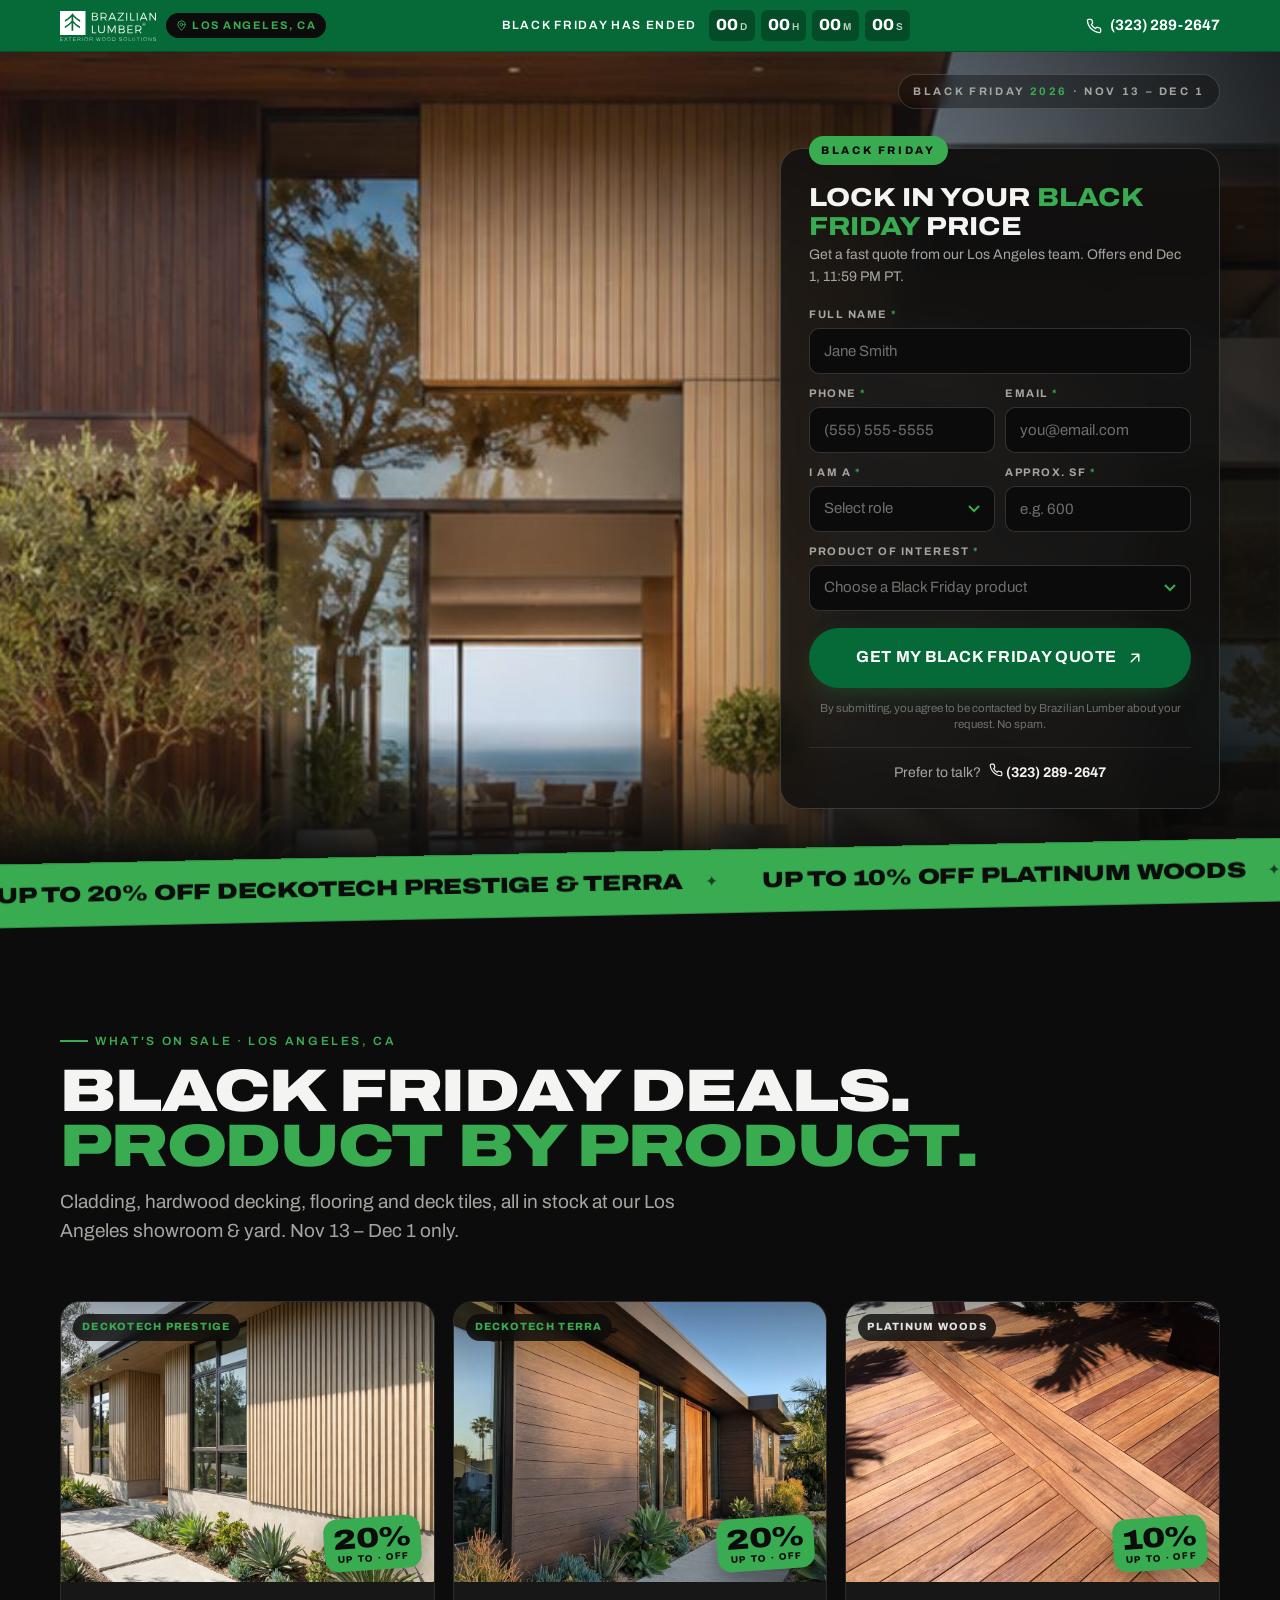
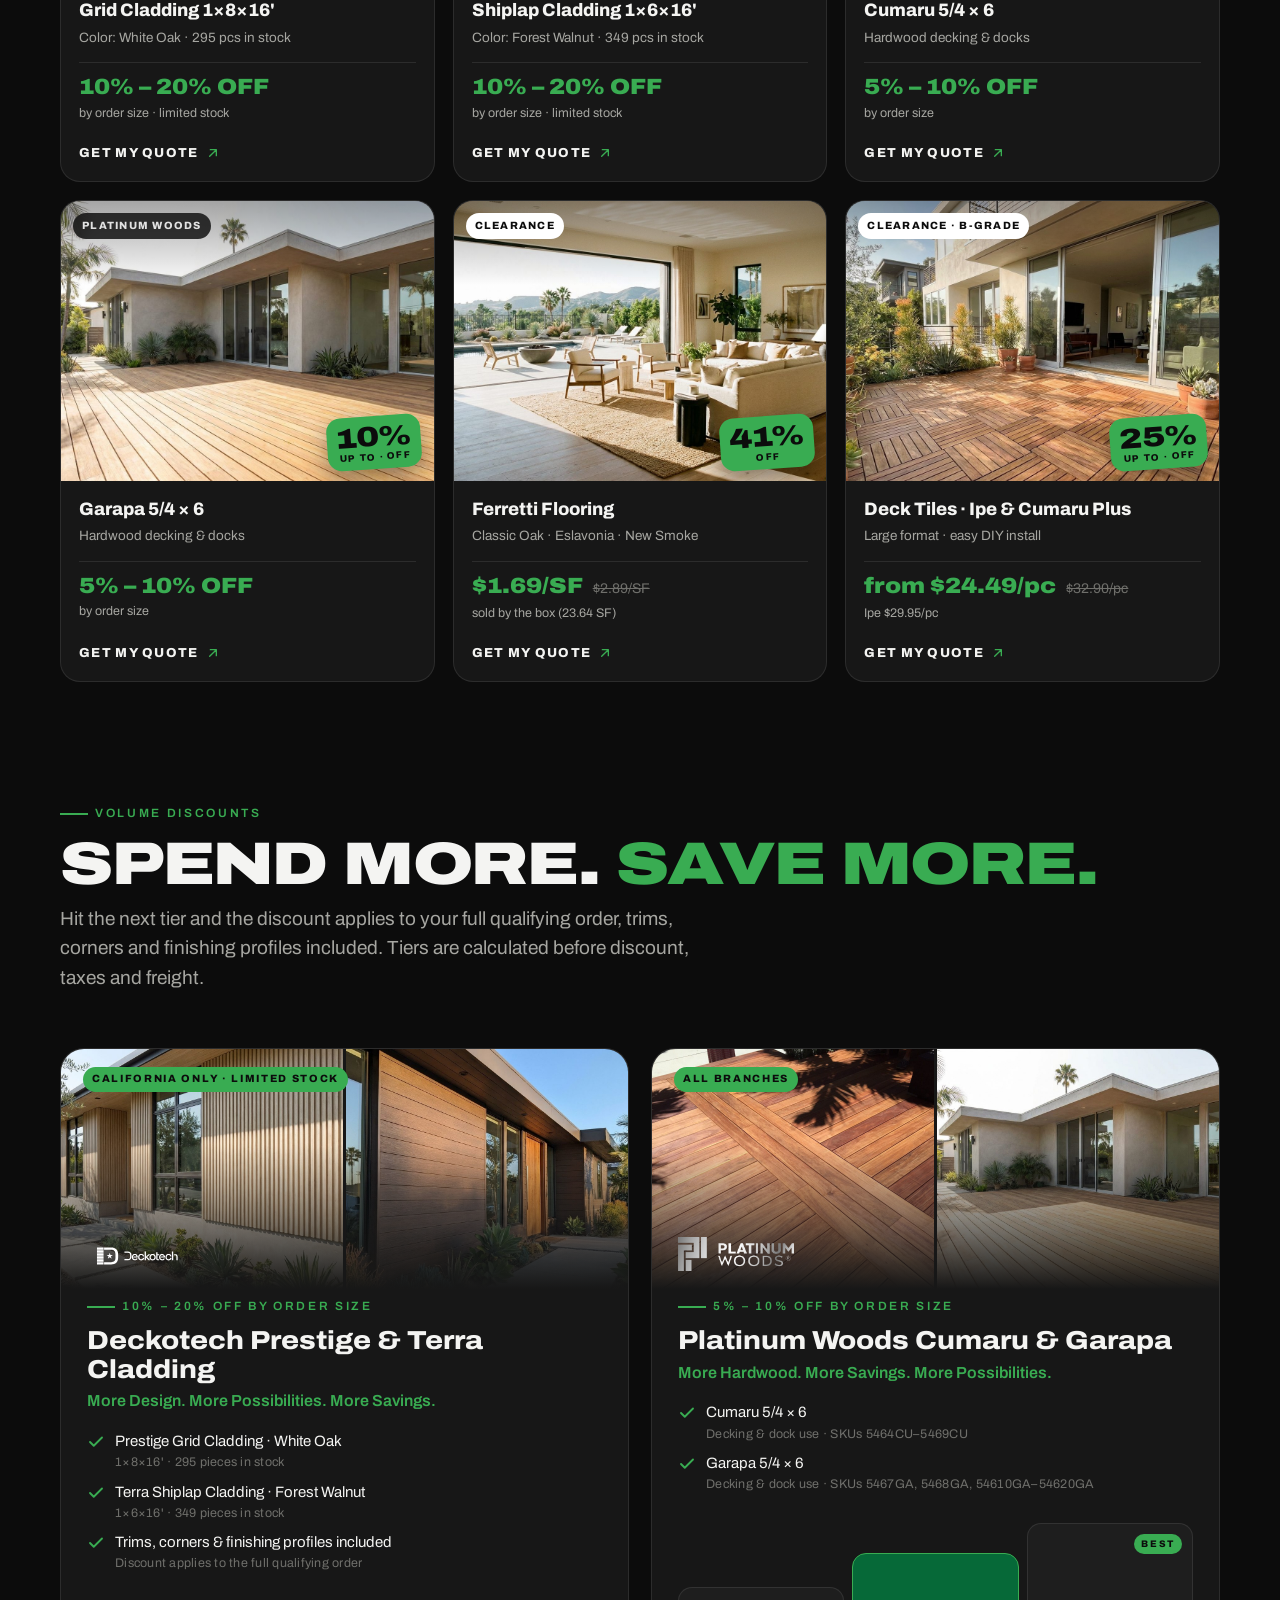
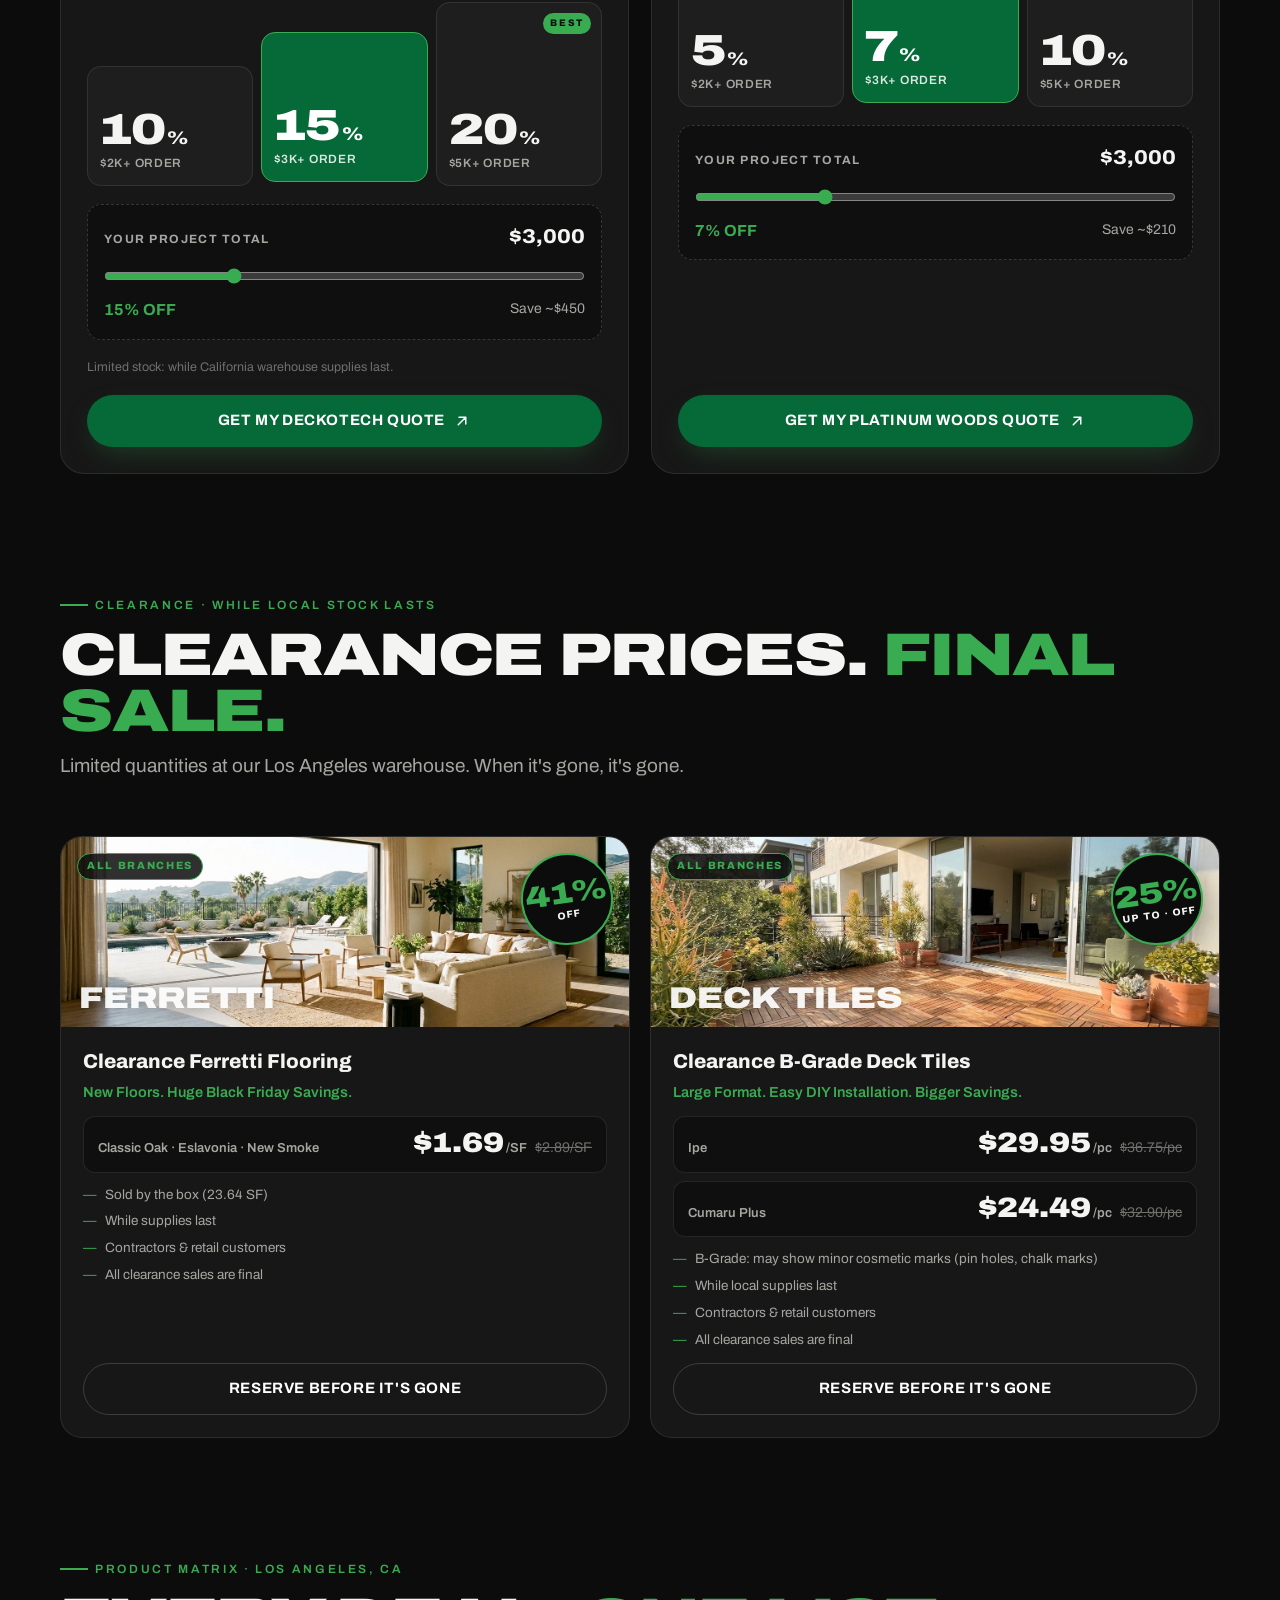
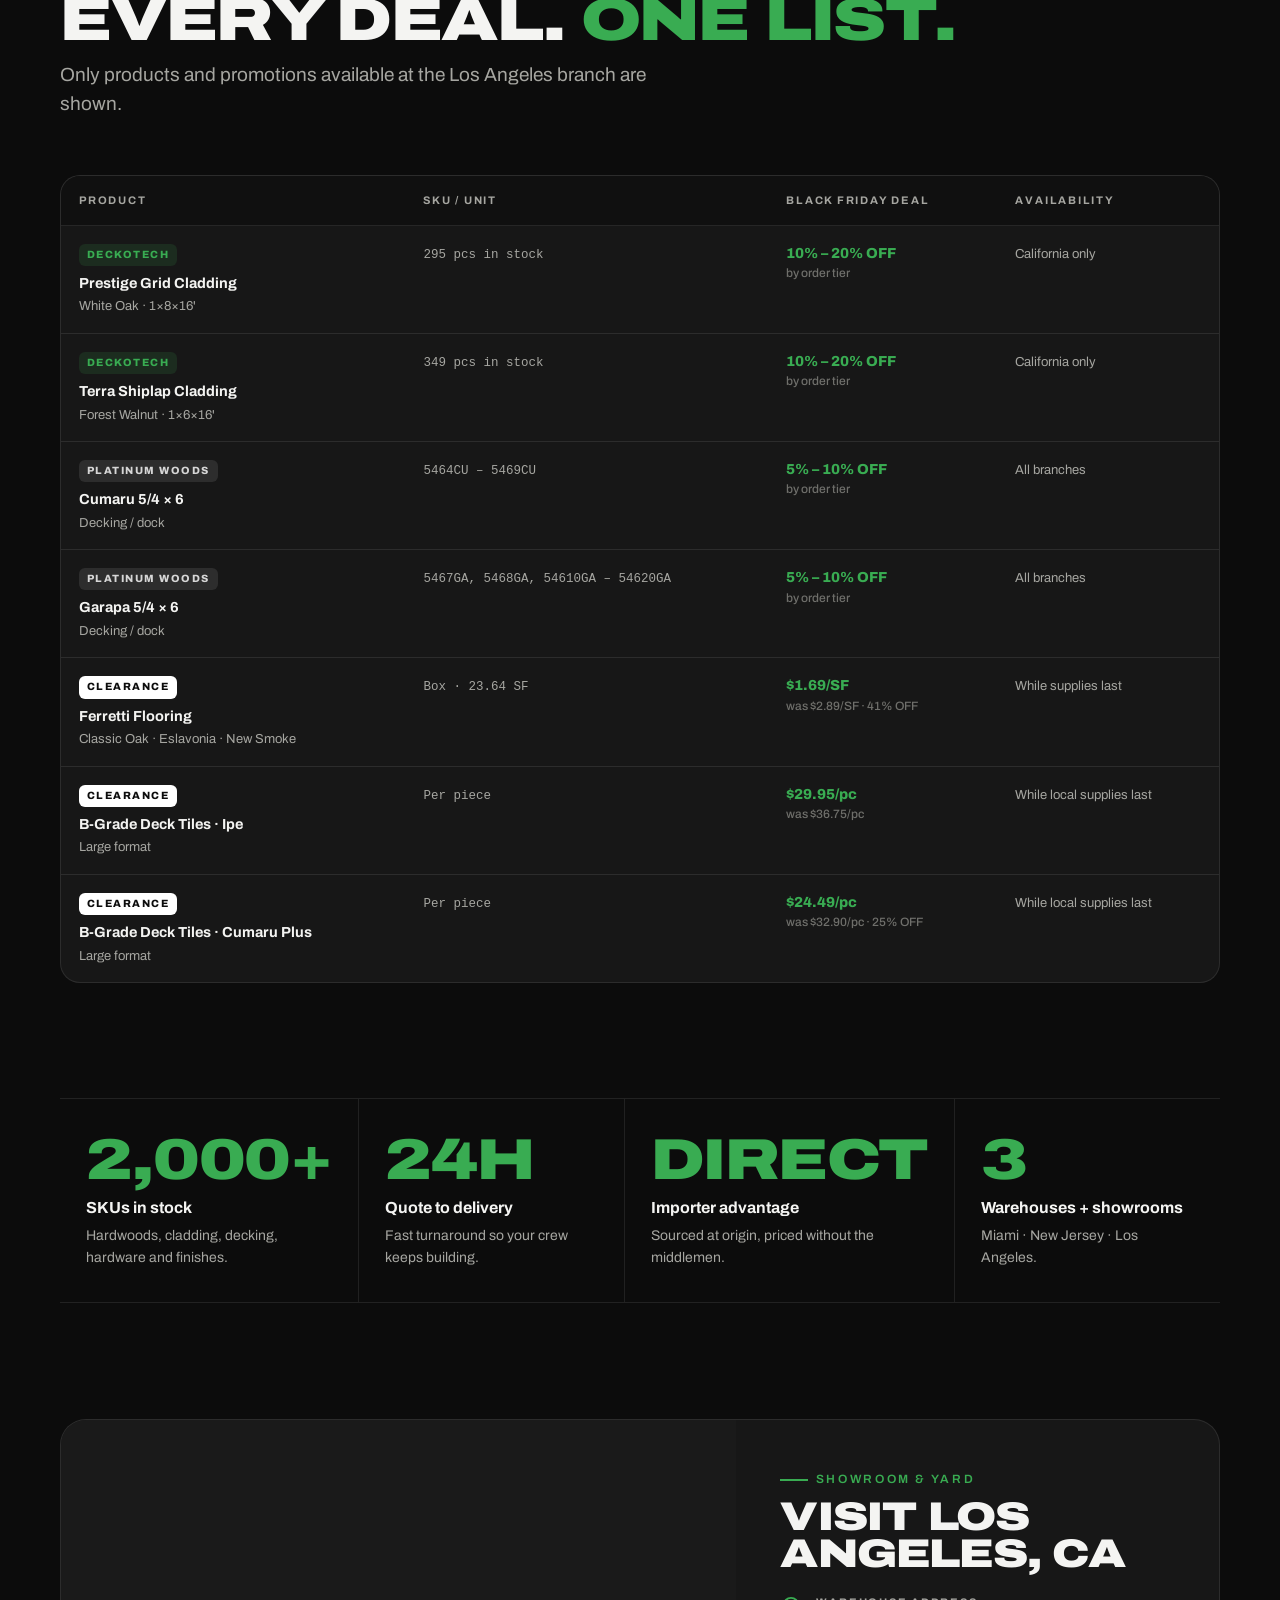
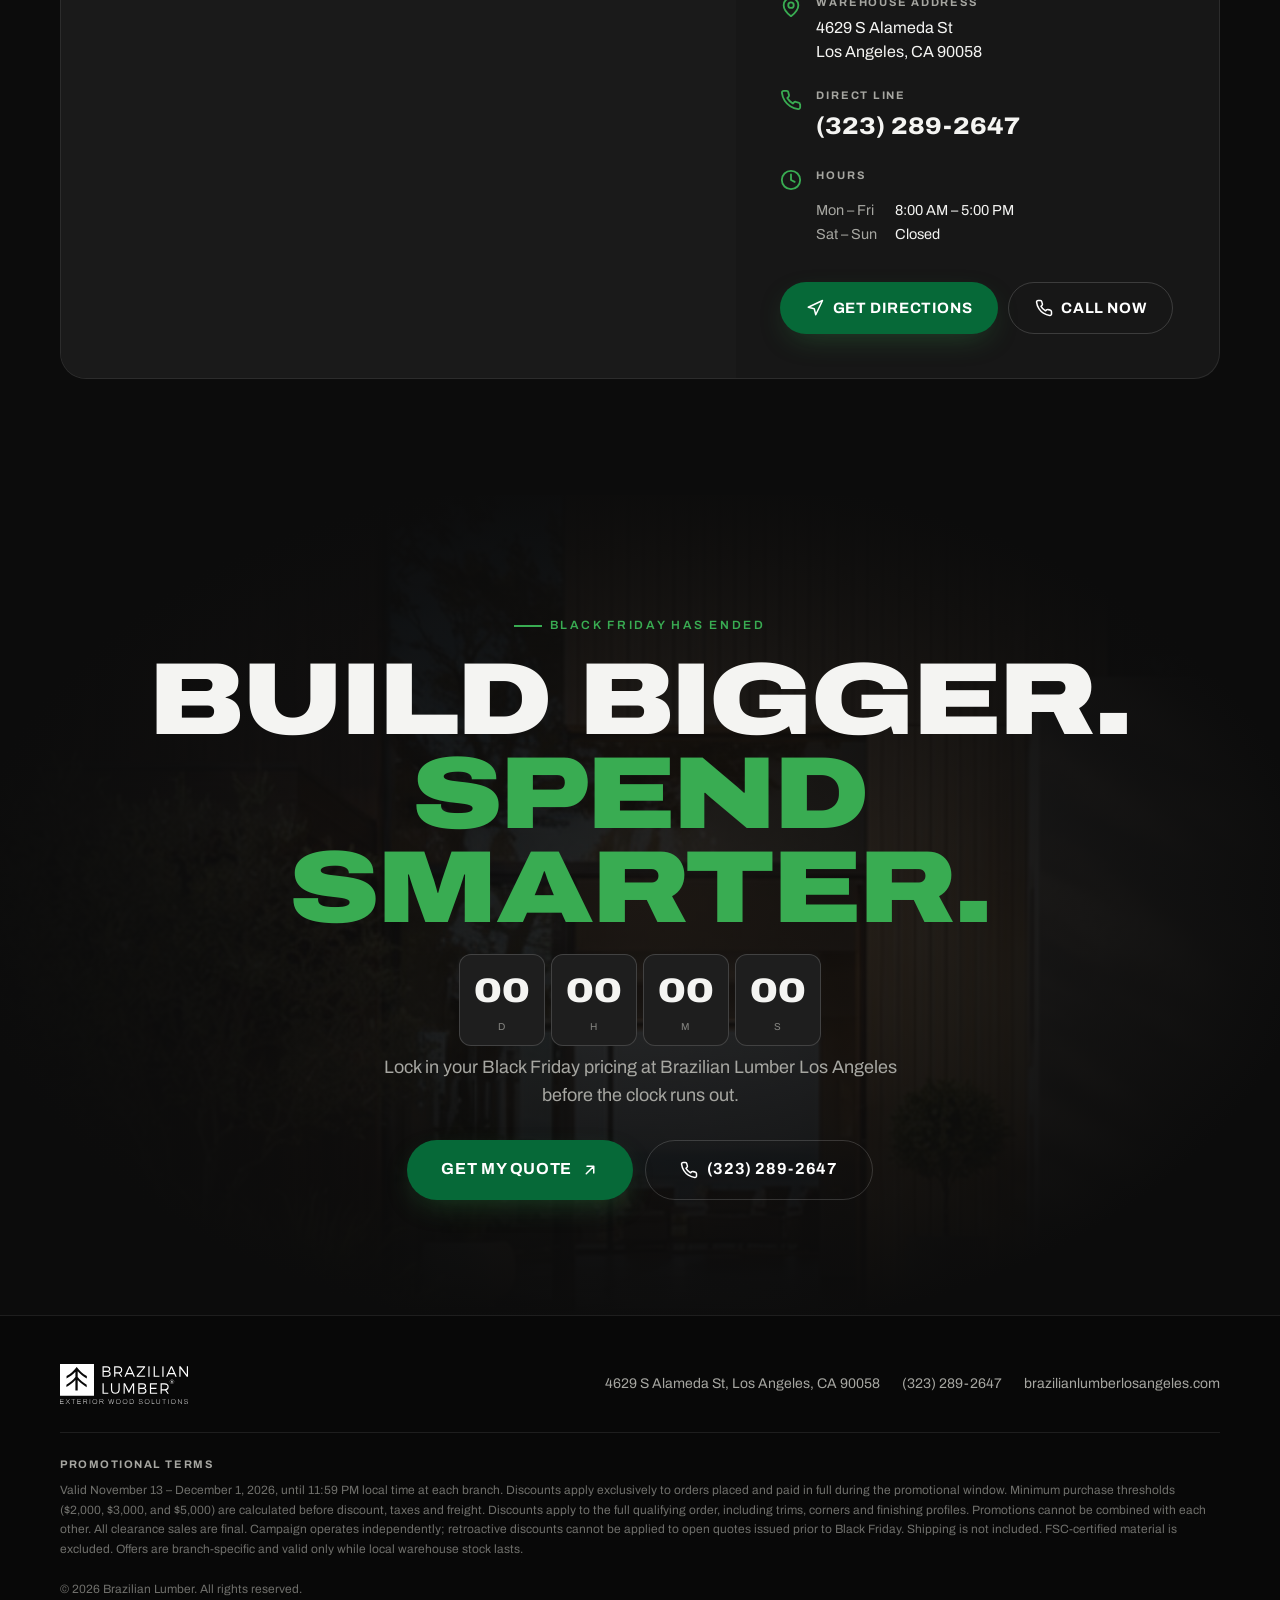
<file: los-angeles/index.html>
<!doctype html>
<html lang="en">
<head>
<meta charset="utf-8">
<meta name="viewport" content="width=device-width, initial-scale=1, viewport-fit=cover">
<title>Black Friday 2026 · Brazilian Lumber Los Angeles · Up to 20% OFF</title>
<meta name="description" content="Build bigger, spend smarter. Black Friday at Brazilian Lumber Los Angeles: Nov 13 – Dec 1, 2026. Volume discounts on Deckotech and Platinum Woods plus clearance deals.">
<meta name="theme-color" content="#066938">
<meta property="og:title" content="Black Friday 2026 · Brazilian Lumber Los Angeles · Up to 20% OFF">
<meta property="og:description" content="Build bigger, spend smarter. Black Friday at Brazilian Lumber Los Angeles: Nov 13 – Dec 1, 2026. Volume discounts on Deckotech and Platinum Woods plus clearance deals.">
<meta property="og:image" content="../assets/img/los-angeles-desktop.jpg?v=1794429323">
<link rel="preload" href="../assets/fonts/Archivo-Variable.ttf?v=1794429328" as="font" type="font/ttf" crossorigin>
<link rel="stylesheet" href="../assets/css/bf.css?v=1794518632">
<!-- TRACKING (Manuel): Meta Pixel + Google tag go here. Branch: los-angeles -->
</head>
<body data-branch="los-angeles" data-deadline="2026-12-02T07:59:59Z">
<div class="topbar" role="banner">
  <div class="wrap">
    <div class="topbar__branch"><a class="topbar__logo" href="#top" aria-label="Brazilian Lumber"><img src="../assets/logos/brl-logo-white.svg?v=1794429323" alt="Brazilian Lumber" width="96" height="30"></a><span class="tag"><svg class="ico" viewBox="0 0 24 24" fill="none" stroke="currentColor" stroke-width="2" stroke-linecap="round" stroke-linejoin="round" aria-hidden="true"><path d="M20 10c0 6-8 12-8 12s-8-6-8-12a8 8 0 0 1 16 0z"/><circle cx="12" cy="10" r="3"/></svg> Los Angeles, CA</span></div>
    <div class="topbar__count"><span class="label" data-countdown-label>Black Friday ends in</span><div class="countdown " data-countdown aria-live="off"><span class="countdown__unit"><b data-u="d">00</b><small>d</small></span><span class="countdown__unit"><b data-u="h">00</b><small>h</small></span><span class="countdown__unit"><b data-u="m">00</b><small>m</small></span><span class="countdown__unit"><b data-u="s">00</b><small>s</small></span></div></div>
    <a class="topbar__phone" href="tel:+13232892647" aria-label="Call Los Angeles, CA showroom (323) 289-2647"><svg class="ico" viewBox="0 0 24 24" fill="none" stroke="currentColor" stroke-width="2" stroke-linecap="round" stroke-linejoin="round" aria-hidden="true"><path d="M22 16.9v3a2 2 0 0 1-2.2 2 19.8 19.8 0 0 1-8.6-3.1 19.5 19.5 0 0 1-6-6A19.8 19.8 0 0 1 2.1 4.2 2 2 0 0 1 4.1 2h3a2 2 0 0 1 2 1.7c.1.9.4 1.8.7 2.7a2 2 0 0 1-.5 2.1L8 9.8a16 16 0 0 0 6 6l1.3-1.3a2 2 0 0 1 2.1-.4c.9.3 1.8.6 2.7.7a2 2 0 0 1 1.7 2z"/></svg><span class="num">(323) 289-2647</span></a>
  </div>
</div>
<header class="header">
  <div class="wrap">
    <span></span>
    <span class="header__badge">Black Friday <b>2026</b> · Nov 13 – Dec 1</span>
  </div>
</header>
<main>
<section class="hero" id="top">
  <h1 class="sr-only">Black Friday at Brazilian Lumber Los Angeles: up to 20% off Deckotech Prestige &amp; Terra and up to 10% off Platinum Woods hardwoods</h1>
  <div class="hero__media">
    <picture>
      <source media="(max-width: 760px)" srcset="../assets/img/los-angeles-mobile.jpg?v=1794429323">
      <img src="../assets/img/los-angeles-desktop.jpg?v=1794429323" alt="Up to 20% off Deckotech Prestige &amp; Terra. Limited stock: White Oak Grid Cladding and Forest Walnut Terra Shiplap. Black Friday deals valid Nov 13 – Dec 1, 2026 at the California location." width="2401" height="1201" fetchpriority="high">
    </picture>
    <a class="hero__link" href="#quote" aria-label="Get it now: request your Black Friday quote" tabindex="-1"></a>
  </div>
  <div class="wrap hero__inner">
    <form class="form-card" id="lead-form" action="#" method="post" novalidate
      data-crm="salesforce-flowsly" data-branch="los-angeles">
  <!-- DEV (Nicolas): set action to the Salesforce / Flowsly endpoint. Leads route by the "branch" field. -->
  <h2 id="quote">Lock in your <em>Black Friday</em> price</h2>
  <p class="sub">Get a fast quote from our Los Angeles team. Offers end Dec 1, 11:59 PM PT.</p>

  <input type="hidden" name="branch" value="los-angeles">
  <input type="hidden" name="campaign" value="black-friday-2026">
  <input type="hidden" name="landing_page" value="">
  <input type="hidden" name="utm_source"><input type="hidden" name="utm_medium"><input type="hidden" name="utm_campaign">
  <input type="hidden" name="utm_term"><input type="hidden" name="utm_content"><input type="hidden" name="gclid"><input type="hidden" name="fbclid">

  <div class="field">
    <label for="full_name">Full name <span class="req">*</span></label>
    <input id="full_name" name="full_name" type="text" autocomplete="name" placeholder="Jane Smith" required>
    <span class="err">Please enter your full name.</span>
  </div>
  <div class="row-2">
    <div class="field">
      <label for="phone">Phone <span class="req">*</span></label>
      <input id="phone" name="phone" type="tel" autocomplete="tel" inputmode="tel" placeholder="(555) 555-5555" required>
      <span class="err">Enter a valid phone number.</span>
    </div>
    <div class="field">
      <label for="email">Email <span class="req">*</span></label>
      <input id="email" name="email" type="email" autocomplete="email" placeholder="you@email.com" required>
      <span class="err">Enter a valid email.</span>
    </div>
  </div>
  <div class="row-2">
    <div class="field">
      <label for="role">I am a <span class="req">*</span></label>
      <select id="role" name="role" required>
        <option value="" disabled selected>Select role</option>
        <option value="contractor">Contractor</option>
        <option value="architect-designer">Architect / Designer</option>
        <option value="homeowner">Homeowner</option>
      </select>
      <span class="err">Select your role.</span>
    </div>
    <div class="field">
      <label for="approx_sf">Approx. SF <span class="req">*</span></label>
      <input id="approx_sf" name="approx_sf" type="number" min="1" inputmode="numeric" placeholder="e.g. 600" required>
      <span class="err">Enter approximate square feet.</span>
    </div>
  </div>
  <div class="field">
    <label for="product_interest">Product of interest <span class="req">*</span></label>
    <select id="product_interest" name="product_interest" required>
      <option value="" disabled selected>Choose a Black Friday product</option>
      <option value="dkt-whiteoak">Deckotech Prestige · Grid Cladding White Oak</option><option value="dkt-forestwalnut">Deckotech Terra · Shiplap Forest Walnut</option><option value="pw-cumaru">Platinum Woods · Cumaru 5/4 × 6</option><option value="pw-garapa">Platinum Woods · Garapa 5/4 × 6</option><option value="clr-ferretti">Clearance · Ferretti Flooring</option><option value="clr-tiles">Clearance · B-Grade Deck Tiles</option><option value="multiple">Multiple products / not sure yet</option>
    </select>
    <span class="err">Choose a product.</span>
  </div>
  <button class="btn btn--block btn--lg" type="submit">Get my Black Friday quote <svg class="ico" viewBox="0 0 24 24" fill="none" stroke="currentColor" stroke-width="2" stroke-linecap="round" stroke-linejoin="round" aria-hidden="true"><path d="M7 17 17 7M8 7h9v9"/></svg></button>
  <p class="form-note">By submitting, you agree to be contacted by Brazilian Lumber about your request. No spam.</p>
  <div class="form-alt">Prefer to talk? <a href="tel:+13232892647"><svg class="ico" viewBox="0 0 24 24" fill="none" stroke="currentColor" stroke-width="2" stroke-linecap="round" stroke-linejoin="round" aria-hidden="true"><path d="M22 16.9v3a2 2 0 0 1-2.2 2 19.8 19.8 0 0 1-8.6-3.1 19.5 19.5 0 0 1-6-6A19.8 19.8 0 0 1 2.1 4.2 2 2 0 0 1 4.1 2h3a2 2 0 0 1 2 1.7c.1.9.4 1.8.7 2.7a2 2 0 0 1-.5 2.1L8 9.8a16 16 0 0 0 6 6l1.3-1.3a2 2 0 0 1 2.1-.4c.9.3 1.8.6 2.7.7a2 2 0 0 1 1.7 2z"/></svg> (323) 289-2647</a></div>
</form>

  </div>
</section>
<div class="ticker" aria-hidden="true"><div class="ticker__track"><span class="ticker__item">Up to 20% OFF Deckotech Prestige &amp; Terra</span><span class="ticker__item">Up to 10% OFF Platinum Woods</span><span class="ticker__item">41% OFF Ferretti Flooring</span><span class="ticker__item">Up to 25% OFF Deck Tiles</span><span class="ticker__item">Limited stock · California only</span><span class="ticker__item">Up to 20% OFF Deckotech Prestige &amp; Terra</span><span class="ticker__item">Up to 10% OFF Platinum Woods</span><span class="ticker__item">41% OFF Ferretti Flooring</span><span class="ticker__item">Up to 25% OFF Deck Tiles</span><span class="ticker__item">Limited stock · California only</span><span class="ticker__item">Up to 20% OFF Deckotech Prestige &amp; Terra</span><span class="ticker__item">Up to 10% OFF Platinum Woods</span><span class="ticker__item">41% OFF Ferretti Flooring</span><span class="ticker__item">Up to 25% OFF Deck Tiles</span><span class="ticker__item">Limited stock · California only</span><span class="ticker__item">Up to 20% OFF Deckotech Prestige &amp; Terra</span><span class="ticker__item">Up to 10% OFF Platinum Woods</span><span class="ticker__item">41% OFF Ferretti Flooring</span><span class="ticker__item">Up to 25% OFF Deck Tiles</span><span class="ticker__item">Limited stock · California only</span></div></div>
<section class="section" id="deals" style="padding-top: clamp(72px, 9vw, 110px)">
  <div class="wrap">
    <div class="section-head reveal">
      <span class="eyebrow">What's on sale · Los Angeles, CA</span>
      <h2 class="h2 display">Black Friday deals.<br><em>Product by product.</em></h2>
      <p class="lead">Cladding, hardwood decking, flooring and deck tiles, all in stock at our Los Angeles showroom &amp; yard. Nov 13 – Dec 1 only.</p>
    </div>
    <div class="p-grid p-grid--3"><article class="p-card reveal">
      <a class="p-card__media" href="#quote" data-product="dkt-whiteoak" tabindex="-1" aria-hidden="true">
        <img src="../assets/img/products/los-angeles/dkt-whiteoak.jpg?v=1794517347" alt="Grid Cladding 1×8×16' (Color: White Oak · 295 pcs in stock)" loading="lazy">
        <span class="p-card__chip chip--dkt">Deckotech Prestige</span>
        <span class="p-card__badge"><b>20%</b><small>Up to · Off</small></span>
      </a>
      <div class="p-card__body">
        <h3 class="p-card__name">Grid Cladding 1×8×16'</h3>
        <p class="p-card__spec">Color: White Oak · 295 pcs in stock</p>
        <div class="p-card__price"><b>10% – 20% OFF</b><span>by order size · limited stock</span></div>
        <a class="p-card__cta" href="#quote" data-product="dkt-whiteoak">Get my quote <svg class="ico" viewBox="0 0 24 24" fill="none" stroke="currentColor" stroke-width="2" stroke-linecap="round" stroke-linejoin="round" aria-hidden="true"><path d="M7 17 17 7M8 7h9v9"/></svg></a>
      </div>
    </article><article class="p-card reveal">
      <a class="p-card__media" href="#quote" data-product="dkt-forestwalnut" tabindex="-1" aria-hidden="true">
        <img src="../assets/img/products/los-angeles/dkt-forestwalnut.jpg?v=1794517347" alt="Shiplap Cladding 1×6×16' (Color: Forest Walnut · 349 pcs in stock)" loading="lazy">
        <span class="p-card__chip chip--dkt">Deckotech Terra</span>
        <span class="p-card__badge"><b>20%</b><small>Up to · Off</small></span>
      </a>
      <div class="p-card__body">
        <h3 class="p-card__name">Shiplap Cladding 1×6×16'</h3>
        <p class="p-card__spec">Color: Forest Walnut · 349 pcs in stock</p>
        <div class="p-card__price"><b>10% – 20% OFF</b><span>by order size · limited stock</span></div>
        <a class="p-card__cta" href="#quote" data-product="dkt-forestwalnut">Get my quote <svg class="ico" viewBox="0 0 24 24" fill="none" stroke="currentColor" stroke-width="2" stroke-linecap="round" stroke-linejoin="round" aria-hidden="true"><path d="M7 17 17 7M8 7h9v9"/></svg></a>
      </div>
    </article><article class="p-card reveal">
      <a class="p-card__media" href="#quote" data-product="pw-cumaru" tabindex="-1" aria-hidden="true">
        <img src="../assets/img/products/los-angeles/pw-cumaru.jpg?v=1794517347" alt="Cumaru 5/4 × 6 (Hardwood decking &amp; docks)" loading="lazy">
        <span class="p-card__chip chip--pw">Platinum Woods</span>
        <span class="p-card__badge"><b>10%</b><small>Up to · Off</small></span>
      </a>
      <div class="p-card__body">
        <h3 class="p-card__name">Cumaru 5/4 × 6</h3>
        <p class="p-card__spec">Hardwood decking &amp; docks</p>
        <div class="p-card__price"><b>5% – 10% OFF</b><span>by order size</span></div>
        <a class="p-card__cta" href="#quote" data-product="pw-cumaru">Get my quote <svg class="ico" viewBox="0 0 24 24" fill="none" stroke="currentColor" stroke-width="2" stroke-linecap="round" stroke-linejoin="round" aria-hidden="true"><path d="M7 17 17 7M8 7h9v9"/></svg></a>
      </div>
    </article><article class="p-card reveal">
      <a class="p-card__media" href="#quote" data-product="pw-garapa" tabindex="-1" aria-hidden="true">
        <img src="../assets/img/products/los-angeles/pw-garapa.jpg?v=1794517347" alt="Garapa 5/4 × 6 (Hardwood decking &amp; docks)" loading="lazy">
        <span class="p-card__chip chip--pw">Platinum Woods</span>
        <span class="p-card__badge"><b>10%</b><small>Up to · Off</small></span>
      </a>
      <div class="p-card__body">
        <h3 class="p-card__name">Garapa 5/4 × 6</h3>
        <p class="p-card__spec">Hardwood decking &amp; docks</p>
        <div class="p-card__price"><b>5% – 10% OFF</b><span>by order size</span></div>
        <a class="p-card__cta" href="#quote" data-product="pw-garapa">Get my quote <svg class="ico" viewBox="0 0 24 24" fill="none" stroke="currentColor" stroke-width="2" stroke-linecap="round" stroke-linejoin="round" aria-hidden="true"><path d="M7 17 17 7M8 7h9v9"/></svg></a>
      </div>
    </article><article class="p-card reveal">
      <a class="p-card__media" href="#quote" data-product="clr-ferretti" tabindex="-1" aria-hidden="true">
        <img src="../assets/img/products/los-angeles/clr-ferretti.jpg?v=1794517347" alt="Ferretti Flooring (Classic Oak · Eslavonia · New Smoke)" loading="lazy">
        <span class="p-card__chip chip--clr">Clearance</span>
        <span class="p-card__badge"><b>41%</b><small>Off</small></span>
      </a>
      <div class="p-card__body">
        <h3 class="p-card__name">Ferretti Flooring</h3>
        <p class="p-card__spec">Classic Oak · Eslavonia · New Smoke</p>
        <div class="p-card__price"><b>$1.69/SF</b><s>$2.89/SF</s><span>sold by the box (23.64 SF)</span></div>
        <a class="p-card__cta" href="#quote" data-product="clr-ferretti">Get my quote <svg class="ico" viewBox="0 0 24 24" fill="none" stroke="currentColor" stroke-width="2" stroke-linecap="round" stroke-linejoin="round" aria-hidden="true"><path d="M7 17 17 7M8 7h9v9"/></svg></a>
      </div>
    </article><article class="p-card reveal">
      <a class="p-card__media" href="#quote" data-product="clr-tiles" tabindex="-1" aria-hidden="true">
        <img src="../assets/img/products/los-angeles/clr-tiles.jpg?v=1794517347" alt="Deck Tiles · Ipe &amp; Cumaru Plus (Large format · easy DIY install)" loading="lazy">
        <span class="p-card__chip chip--clr">Clearance · B-Grade</span>
        <span class="p-card__badge"><b>25%</b><small>Up to · Off</small></span>
      </a>
      <div class="p-card__body">
        <h3 class="p-card__name">Deck Tiles · Ipe &amp; Cumaru Plus</h3>
        <p class="p-card__spec">Large format · easy DIY install</p>
        <div class="p-card__price"><b>from $24.49/pc</b><s>$32.90/pc</s><span>Ipe $29.95/pc</span></div>
        <a class="p-card__cta" href="#quote" data-product="clr-tiles">Get my quote <svg class="ico" viewBox="0 0 24 24" fill="none" stroke="currentColor" stroke-width="2" stroke-linecap="round" stroke-linejoin="round" aria-hidden="true"><path d="M7 17 17 7M8 7h9v9"/></svg></a>
      </div>
    </article></div>
  </div>
</section>
<section class="section" style="padding-top: 0">
  <div class="wrap">
    <div class="section-head reveal">
      <span class="eyebrow">Volume discounts</span>
      <h2 class="h2 display">Spend more. <em>Save more.</em></h2>
      <p class="lead">Hit the next tier and the discount applies to your full qualifying order, trims, corners and finishing profiles included. Tiers are calculated before discount, taxes and freight.</p>
    </div>
    <div class="tiers">
      <article class="tier-block reveal" id="deckotech" data-estimator data-tiers="[[2000,10],[3000,15],[5000,20]]">
    <div class="tier-block__media">
      <div class="tier-block__split"><img src="../assets/img/products/los-angeles/dkt-whiteoak.jpg?v=1794517347" alt="" loading="lazy"><img src="../assets/img/products/los-angeles/dkt-forestwalnut.jpg?v=1794517347" alt="" loading="lazy"></div>
      <span class="flag">California only · Limited stock</span>
      <img class="tier-block__logo tier-block__logo--dkt" src="../assets/logos/deckotech-logo.svg?v=1794429323" alt="Deckotech">
    </div>
    <div class="tier-block__body">
      <span class="eyebrow">10% – 20% OFF by order size</span>
      <h3 class="tier-block__title">Deckotech Prestige &amp; Terra Cladding</h3>
      <p class="tier-block__tagline">More Design. More Possibilities. More Savings.</p>
      <ul class="prod-list"><li><svg class="ico" viewBox="0 0 24 24" fill="none" stroke="currentColor" stroke-width="2.5" stroke-linecap="round" stroke-linejoin="round" aria-hidden="true"><path d="M20 6 9 17l-5-5"/></svg><span>Prestige Grid Cladding · White Oak<small>1×8×16' · 295 pieces in stock</small></span></li><li><svg class="ico" viewBox="0 0 24 24" fill="none" stroke="currentColor" stroke-width="2.5" stroke-linecap="round" stroke-linejoin="round" aria-hidden="true"><path d="M20 6 9 17l-5-5"/></svg><span>Terra Shiplap Cladding · Forest Walnut<small>1×6×16' · 349 pieces in stock</small></span></li><li><svg class="ico" viewBox="0 0 24 24" fill="none" stroke="currentColor" stroke-width="2.5" stroke-linecap="round" stroke-linejoin="round" aria-hidden="true"><path d="M20 6 9 17l-5-5"/></svg><span>Trims, corners &amp; finishing profiles included<small>Discount applies to the full qualifying order</small></span></li></ul>
      <div class="ladder"><div class="step"><div class="step__pct display">10<small>%</small></div><div class="step__min">$2K+ order</div></div><div class="step"><div class="step__pct display">15<small>%</small></div><div class="step__min">$3K+ order</div></div><div class="step"><div class="step__pct display">20<small>%</small></div><div class="step__min">$5K+ order</div></div></div>
      <div class="estimator">
        <div class="estimator__label"><span>Your project total</span><output data-out="total">$3,000</output></div>
        <input type="range" min="500" max="10000" step="250" value="3000" aria-label="Estimated project total for Deckotech">
        <div class="estimator__result"><b data-out="pct"></b><span data-out="save"></span></div>
      </div>
      <p class="fine">Limited stock: while California warehouse supplies last.</p>
      <a class="btn btn--block" href="#quote" data-product="dkt-whiteoak">Get my Deckotech quote <svg class="ico" viewBox="0 0 24 24" fill="none" stroke="currentColor" stroke-width="2" stroke-linecap="round" stroke-linejoin="round" aria-hidden="true"><path d="M7 17 17 7M8 7h9v9"/></svg></a>
    </div>
  </article>
      <article class="tier-block reveal" id="platinum-woods" data-estimator data-tiers="[[2000,5],[3000,7],[5000,10]]">
    <div class="tier-block__media">
      <div class="tier-block__split"><img src="../assets/img/products/los-angeles/pw-cumaru.jpg?v=1794517347" alt="" loading="lazy"><img src="../assets/img/products/los-angeles/pw-garapa.jpg?v=1794517347" alt="" loading="lazy"></div>
      <span class="flag">All branches</span>
      <img class="tier-block__logo " src="../assets/logos/platinum-logo.png?v=1794429323" alt="Platinum Woods">
    </div>
    <div class="tier-block__body">
      <span class="eyebrow">5% – 10% OFF by order size</span>
      <h3 class="tier-block__title">Platinum Woods Cumaru &amp; Garapa</h3>
      <p class="tier-block__tagline">More Hardwood. More Savings. More Possibilities.</p>
      <ul class="prod-list"><li><svg class="ico" viewBox="0 0 24 24" fill="none" stroke="currentColor" stroke-width="2.5" stroke-linecap="round" stroke-linejoin="round" aria-hidden="true"><path d="M20 6 9 17l-5-5"/></svg><span>Cumaru 5/4 × 6<small>Decking &amp; dock use · SKUs 5464CU–5469CU</small></span></li><li><svg class="ico" viewBox="0 0 24 24" fill="none" stroke="currentColor" stroke-width="2.5" stroke-linecap="round" stroke-linejoin="round" aria-hidden="true"><path d="M20 6 9 17l-5-5"/></svg><span>Garapa 5/4 × 6<small>Decking &amp; dock use · SKUs 5467GA, 5468GA, 54610GA–54620GA</small></span></li></ul>
      <div class="ladder"><div class="step"><div class="step__pct display">5<small>%</small></div><div class="step__min">$2K+ order</div></div><div class="step"><div class="step__pct display">7<small>%</small></div><div class="step__min">$3K+ order</div></div><div class="step"><div class="step__pct display">10<small>%</small></div><div class="step__min">$5K+ order</div></div></div>
      <div class="estimator">
        <div class="estimator__label"><span>Your project total</span><output data-out="total">$3,000</output></div>
        <input type="range" min="500" max="10000" step="250" value="3000" aria-label="Estimated project total for Platinum Woods">
        <div class="estimator__result"><b data-out="pct"></b><span data-out="save"></span></div>
      </div>
      
      <a class="btn btn--block" href="#quote" data-product="pw-cumaru">Get my Platinum Woods quote <svg class="ico" viewBox="0 0 24 24" fill="none" stroke="currentColor" stroke-width="2" stroke-linecap="round" stroke-linejoin="round" aria-hidden="true"><path d="M7 17 17 7M8 7h9v9"/></svg></a>
    </div>
  </article>
    </div>
  </div>
</section>
<section class="section" id="clearance" style="padding-top: 0">
  <div class="wrap">
    <div class="section-head reveal">
      <span class="eyebrow">Clearance · while local stock lasts</span>
      <h2 class="h2 display">Clearance prices. <em>Final sale.</em></h2>
      <p class="lead">Limited quantities at our Los Angeles warehouse. When it's gone, it's gone.</p>
    </div>
    <div class="clearance-grid"><article class="c-card reveal" id="ferretti">
      <div class="c-card__visual">
        <img src="../assets/img/products/los-angeles/clr-ferretti.jpg?v=1794517347" alt="" loading="lazy">
        <span class="flag flag--outline">All branches</span>
        <div class="c-card__pct"><div><b>41%</b><small>OFF</small></div></div>
        <span class="c-card__species">Ferretti</span>
      </div>
      <div class="c-card__body">
        <h3 class="c-card__title">Clearance Ferretti Flooring</h3>
        <p class="c-card__tag">New Floors. Huge Black Friday Savings.</p>
        <div class="price-rows"><div class="price"><span class="price__name">Classic Oak · Eslavonia · New Smoke</span>
          <span><span class="price__now">$1.69<small>/SF</small></span><span class="price__was">$2.89/SF</span></span></div></div>
        <ul><li>Sold by the box (23.64 SF)</li><li>While supplies last</li><li>Contractors &amp; retail customers</li><li>All clearance sales are final</li></ul>
        <a class="btn btn--ghost btn--block" href="#quote" data-product="clr-ferretti">Reserve before it's gone</a>
      </div>
    </article><article class="c-card reveal" id="deck-tiles">
      <div class="c-card__visual">
        <img src="../assets/img/products/los-angeles/clr-tiles.jpg?v=1794517347" alt="" loading="lazy">
        <span class="flag flag--outline">All branches</span>
        <div class="c-card__pct"><div><b>25%</b><small>UP TO · OFF</small></div></div>
        <span class="c-card__species">Deck Tiles</span>
      </div>
      <div class="c-card__body">
        <h3 class="c-card__title">Clearance B-Grade Deck Tiles</h3>
        <p class="c-card__tag">Large Format. Easy DIY Installation. Bigger Savings.</p>
        <div class="price-rows"><div class="price"><span class="price__name">Ipe</span>
          <span><span class="price__now">$29.95<small>/pc</small></span><span class="price__was">$36.75/pc</span></span></div><div class="price"><span class="price__name">Cumaru Plus</span>
          <span><span class="price__now">$24.49<small>/pc</small></span><span class="price__was">$32.90/pc</span></span></div></div>
        <ul><li>B-Grade: may show minor cosmetic marks (pin holes, chalk marks)</li><li>While local supplies last</li><li>Contractors &amp; retail customers</li><li>All clearance sales are final</li></ul>
        <a class="btn btn--ghost btn--block" href="#quote" data-product="clr-tiles">Reserve before it's gone</a>
      </div>
    </article></div>
  </div>
</section>
<section class="section" id="products" style="padding-top: 0">
  <div class="wrap">
    <div class="section-head reveal">
      <span class="eyebrow">Product matrix · Los Angeles, CA</span>
      <h2 class="h2 display">Every deal. <em>One list.</em></h2>
      <p class="lead">Only products and promotions available at the Los Angeles branch are shown.</p>
    </div>
    <div class="reveal">
      <table class="matrix">
        <thead><tr><th>Product</th><th>SKU / unit</th><th>Black Friday deal</th><th>Availability</th></tr></thead>
        <tbody><tr>
        <td data-label="Product"><span class="line line--dkt">Deckotech</span><span class="pname">Prestige Grid Cladding</span><span class="avail">White Oak · 1×8×16'</span></td>
        <td data-label="SKU / unit"><span class="sku">295 pcs in stock</span></td>
        <td data-label="Black Friday deal"><span class="deal">10% – 20% OFF<small>by order tier</small></span></td>
        <td data-label="Availability"><span class="avail">California only</span></td>
      </tr><tr>
        <td data-label="Product"><span class="line line--dkt">Deckotech</span><span class="pname">Terra Shiplap Cladding</span><span class="avail">Forest Walnut · 1×6×16'</span></td>
        <td data-label="SKU / unit"><span class="sku">349 pcs in stock</span></td>
        <td data-label="Black Friday deal"><span class="deal">10% – 20% OFF<small>by order tier</small></span></td>
        <td data-label="Availability"><span class="avail">California only</span></td>
      </tr><tr>
        <td data-label="Product"><span class="line line--pw">Platinum Woods</span><span class="pname">Cumaru 5/4 × 6</span><span class="avail">Decking / dock</span></td>
        <td data-label="SKU / unit"><span class="sku">5464CU – 5469CU</span></td>
        <td data-label="Black Friday deal"><span class="deal">5% – 10% OFF<small>by order tier</small></span></td>
        <td data-label="Availability"><span class="avail">All branches</span></td>
      </tr><tr>
        <td data-label="Product"><span class="line line--pw">Platinum Woods</span><span class="pname">Garapa 5/4 × 6</span><span class="avail">Decking / dock</span></td>
        <td data-label="SKU / unit"><span class="sku">5467GA, 5468GA, 54610GA – 54620GA</span></td>
        <td data-label="Black Friday deal"><span class="deal">5% – 10% OFF<small>by order tier</small></span></td>
        <td data-label="Availability"><span class="avail">All branches</span></td>
      </tr><tr>
        <td data-label="Product"><span class="line line--clr">Clearance</span><span class="pname">Ferretti Flooring</span><span class="avail">Classic Oak · Eslavonia · New Smoke</span></td>
        <td data-label="SKU / unit"><span class="sku">Box · 23.64 SF</span></td>
        <td data-label="Black Friday deal"><span class="deal">$1.69/SF<small>was $2.89/SF · 41% OFF</small></span></td>
        <td data-label="Availability"><span class="avail">While supplies last</span></td>
      </tr><tr>
        <td data-label="Product"><span class="line line--clr">Clearance</span><span class="pname">B-Grade Deck Tiles · Ipe</span><span class="avail">Large format</span></td>
        <td data-label="SKU / unit"><span class="sku">Per piece</span></td>
        <td data-label="Black Friday deal"><span class="deal">$29.95/pc<small>was $36.75/pc</small></span></td>
        <td data-label="Availability"><span class="avail">While local supplies last</span></td>
      </tr><tr>
        <td data-label="Product"><span class="line line--clr">Clearance</span><span class="pname">B-Grade Deck Tiles · Cumaru Plus</span><span class="avail">Large format</span></td>
        <td data-label="SKU / unit"><span class="sku">Per piece</span></td>
        <td data-label="Black Friday deal"><span class="deal">$24.49/pc<small>was $32.90/pc · 25% OFF</small></span></td>
        <td data-label="Availability"><span class="avail">While local supplies last</span></td>
      </tr></tbody>
      </table>
    </div>
  </div>
</section>
<section class="section" style="padding-top: 0">
  <div class="wrap"><div class="why"><div class="why__item reveal"><div class="why__num display">2,000+</div><div class="why__label">SKUs in stock</div><div class="why__desc">Hardwoods, cladding, decking, hardware and finishes.</div></div><div class="why__item reveal"><div class="why__num display">24h</div><div class="why__label">Quote to delivery</div><div class="why__desc">Fast turnaround so your crew keeps building.</div></div><div class="why__item reveal"><div class="why__num display">Direct</div><div class="why__label">Importer advantage</div><div class="why__desc">Sourced at origin, priced without the middlemen.</div></div><div class="why__item reveal"><div class="why__num display">3</div><div class="why__label">Warehouses + showrooms</div><div class="why__desc">Miami · New Jersey · Los Angeles.</div></div></div></div>
</section>
<section class="section" id="showroom" style="padding-top: 0">
  <div class="wrap">
    <div class="showroom reveal">
      <div class="showroom__map">
        <iframe title="Map: Brazilian Lumber Los Angeles, CA" loading="lazy" referrerpolicy="no-referrer-when-downgrade"
          src="https://maps.google.com/maps?q=4629+S+Alameda+St,+Los+Angeles,+CA+90058&amp;z=15&amp;output=embed"></iframe>
      </div>
      <div class="showroom__info">
        <div>
          <span class="eyebrow">Showroom &amp; yard</span>
          <h3 class="display">Visit Los Angeles, CA</h3>
        </div>
        <div class="info-row"><svg class="ico" viewBox="0 0 24 24" fill="none" stroke="currentColor" stroke-width="2" stroke-linecap="round" stroke-linejoin="round" aria-hidden="true"><path d="M20 10c0 6-8 12-8 12s-8-6-8-12a8 8 0 0 1 16 0z"/><circle cx="12" cy="10" r="3"/></svg><div><strong>Warehouse address</strong>4629 S Alameda St<br>Los Angeles, CA 90058</div></div>
        <div class="info-row"><svg class="ico" viewBox="0 0 24 24" fill="none" stroke="currentColor" stroke-width="2" stroke-linecap="round" stroke-linejoin="round" aria-hidden="true"><path d="M22 16.9v3a2 2 0 0 1-2.2 2 19.8 19.8 0 0 1-8.6-3.1 19.5 19.5 0 0 1-6-6A19.8 19.8 0 0 1 2.1 4.2 2 2 0 0 1 4.1 2h3a2 2 0 0 1 2 1.7c.1.9.4 1.8.7 2.7a2 2 0 0 1-.5 2.1L8 9.8a16 16 0 0 0 6 6l1.3-1.3a2 2 0 0 1 2.1-.4c.9.3 1.8.6 2.7.7a2 2 0 0 1 1.7 2z"/></svg><div><strong>Direct line</strong><a class="big" href="tel:+13232892647">(323) 289-2647</a></div></div>
        <div class="info-row"><svg class="ico" viewBox="0 0 24 24" fill="none" stroke="currentColor" stroke-width="2" stroke-linecap="round" stroke-linejoin="round" aria-hidden="true"><circle cx="12" cy="12" r="10"/><path d="M12 6v6l4 2"/></svg><div><strong>Hours</strong><dl class="hours"><dt>Mon – Fri</dt><dd>8:00 AM – 5:00 PM</dd><dt>Sat – Sun</dt><dd>Closed</dd></dl></div></div>
        <div class="showroom__ctas">
          <a class="btn" href="https://www.google.com/maps/dir/?api=1&amp;destination=4629+S+Alameda+St,+Los+Angeles,+CA+90058" target="_blank" rel="noopener"><svg class="ico" viewBox="0 0 24 24" fill="none" stroke="currentColor" stroke-width="2" stroke-linecap="round" stroke-linejoin="round" aria-hidden="true"><path d="m3 11 19-9-9 19-2-8-8-2z"/></svg> Get directions</a>
          <a class="btn btn--ghost" href="tel:+13232892647"><svg class="ico" viewBox="0 0 24 24" fill="none" stroke="currentColor" stroke-width="2" stroke-linecap="round" stroke-linejoin="round" aria-hidden="true"><path d="M22 16.9v3a2 2 0 0 1-2.2 2 19.8 19.8 0 0 1-8.6-3.1 19.5 19.5 0 0 1-6-6A19.8 19.8 0 0 1 2.1 4.2 2 2 0 0 1 4.1 2h3a2 2 0 0 1 2 1.7c.1.9.4 1.8.7 2.7a2 2 0 0 1-.5 2.1L8 9.8a16 16 0 0 0 6 6l1.3-1.3a2 2 0 0 1 2.1-.4c.9.3 1.8.6 2.7.7a2 2 0 0 1 1.7 2z"/></svg> Call now</a>
        </div>
      </div>
    </div>
  </div>
</section>
<section class="section final">
  <div class="final__bg"><img src="../assets/img/los-angeles-desktop.jpg?v=1794429323" alt="" loading="lazy"></div>
  <div class="wrap reveal">
    <span class="eyebrow" data-countdown-label>Black Friday ends Dec 1 · 11:59 PM PT</span>
    <h2 class="display">Build bigger.<em>Spend smarter.</em></h2>
    <div class="final__count"><div class="countdown " data-countdown aria-live="off"><span class="countdown__unit"><b data-u="d">00</b><small>d</small></span><span class="countdown__unit"><b data-u="h">00</b><small>h</small></span><span class="countdown__unit"><b data-u="m">00</b><small>m</small></span><span class="countdown__unit"><b data-u="s">00</b><small>s</small></span></div></div>
    <p>Lock in your Black Friday pricing at Brazilian Lumber Los Angeles before the clock runs out.</p>
    <div class="final__ctas">
      <a class="btn btn--lg" href="#quote">Get my quote <svg class="ico" viewBox="0 0 24 24" fill="none" stroke="currentColor" stroke-width="2" stroke-linecap="round" stroke-linejoin="round" aria-hidden="true"><path d="M7 17 17 7M8 7h9v9"/></svg></a>
      <a class="btn btn--lg btn--ghost" href="tel:+13232892647"><svg class="ico" viewBox="0 0 24 24" fill="none" stroke="currentColor" stroke-width="2" stroke-linecap="round" stroke-linejoin="round" aria-hidden="true"><path d="M22 16.9v3a2 2 0 0 1-2.2 2 19.8 19.8 0 0 1-8.6-3.1 19.5 19.5 0 0 1-6-6A19.8 19.8 0 0 1 2.1 4.2 2 2 0 0 1 4.1 2h3a2 2 0 0 1 2 1.7c.1.9.4 1.8.7 2.7a2 2 0 0 1-.5 2.1L8 9.8a16 16 0 0 0 6 6l1.3-1.3a2 2 0 0 1 2.1-.4c.9.3 1.8.6 2.7.7a2 2 0 0 1 1.7 2z"/></svg> (323) 289-2647</a>
    </div>
  </div>
</section>
</main>
<footer class="footer">
  <div class="wrap">
    <div class="footer__top">
      <img src="../assets/logos/brl-logo-white.svg?v=1794429323" alt="Brazilian Lumber" width="128" height="40">
      <div class="footer__contact">
        <span>4629 S Alameda St, Los Angeles, CA 90058</span>
        <a href="tel:+13232892647">(323) 289-2647</a>
        <a href="https://brazilianlumberlosangeles.com" target="_blank" rel="noopener">brazilianlumberlosangeles.com</a>
      </div>
    </div>
    <div class="legal">
      <strong>Promotional terms</strong>
      <p>Valid November 13 – December 1, 2026, until 11:59 PM local time at each branch. Discounts apply exclusively to orders placed and paid in full during the promotional window. Minimum purchase thresholds ($2,000, $3,000, and $5,000) are calculated before discount, taxes and freight. Discounts apply to the full qualifying order, including trims, corners and finishing profiles. Promotions cannot be combined with each other. All clearance sales are final. Campaign operates independently; retroactive discounts cannot be applied to open quotes issued prior to Black Friday. Shipping is not included. FSC-certified material is excluded. Offers are branch-specific and valid only while local warehouse stock lasts.</p>
    </div>
    <div class="copy">© 2026 Brazilian Lumber. All rights reserved.</div>
  </div>
</footer>
<div class="mbar">
  <a class="btn btn--ghost" href="tel:+13232892647"><svg class="ico" viewBox="0 0 24 24" fill="none" stroke="currentColor" stroke-width="2" stroke-linecap="round" stroke-linejoin="round" aria-hidden="true"><path d="M22 16.9v3a2 2 0 0 1-2.2 2 19.8 19.8 0 0 1-8.6-3.1 19.5 19.5 0 0 1-6-6A19.8 19.8 0 0 1 2.1 4.2 2 2 0 0 1 4.1 2h3a2 2 0 0 1 2 1.7c.1.9.4 1.8.7 2.7a2 2 0 0 1-.5 2.1L8 9.8a16 16 0 0 0 6 6l1.3-1.3a2 2 0 0 1 2.1-.4c.9.3 1.8.6 2.7.7a2 2 0 0 1 1.7 2z"/></svg> Call</a>
  <a class="btn" href="#quote">Get quote</a>
</div>
<script src="../assets/js/bf.js?v=1794429478" defer></script>
</body>
</html>
</file>
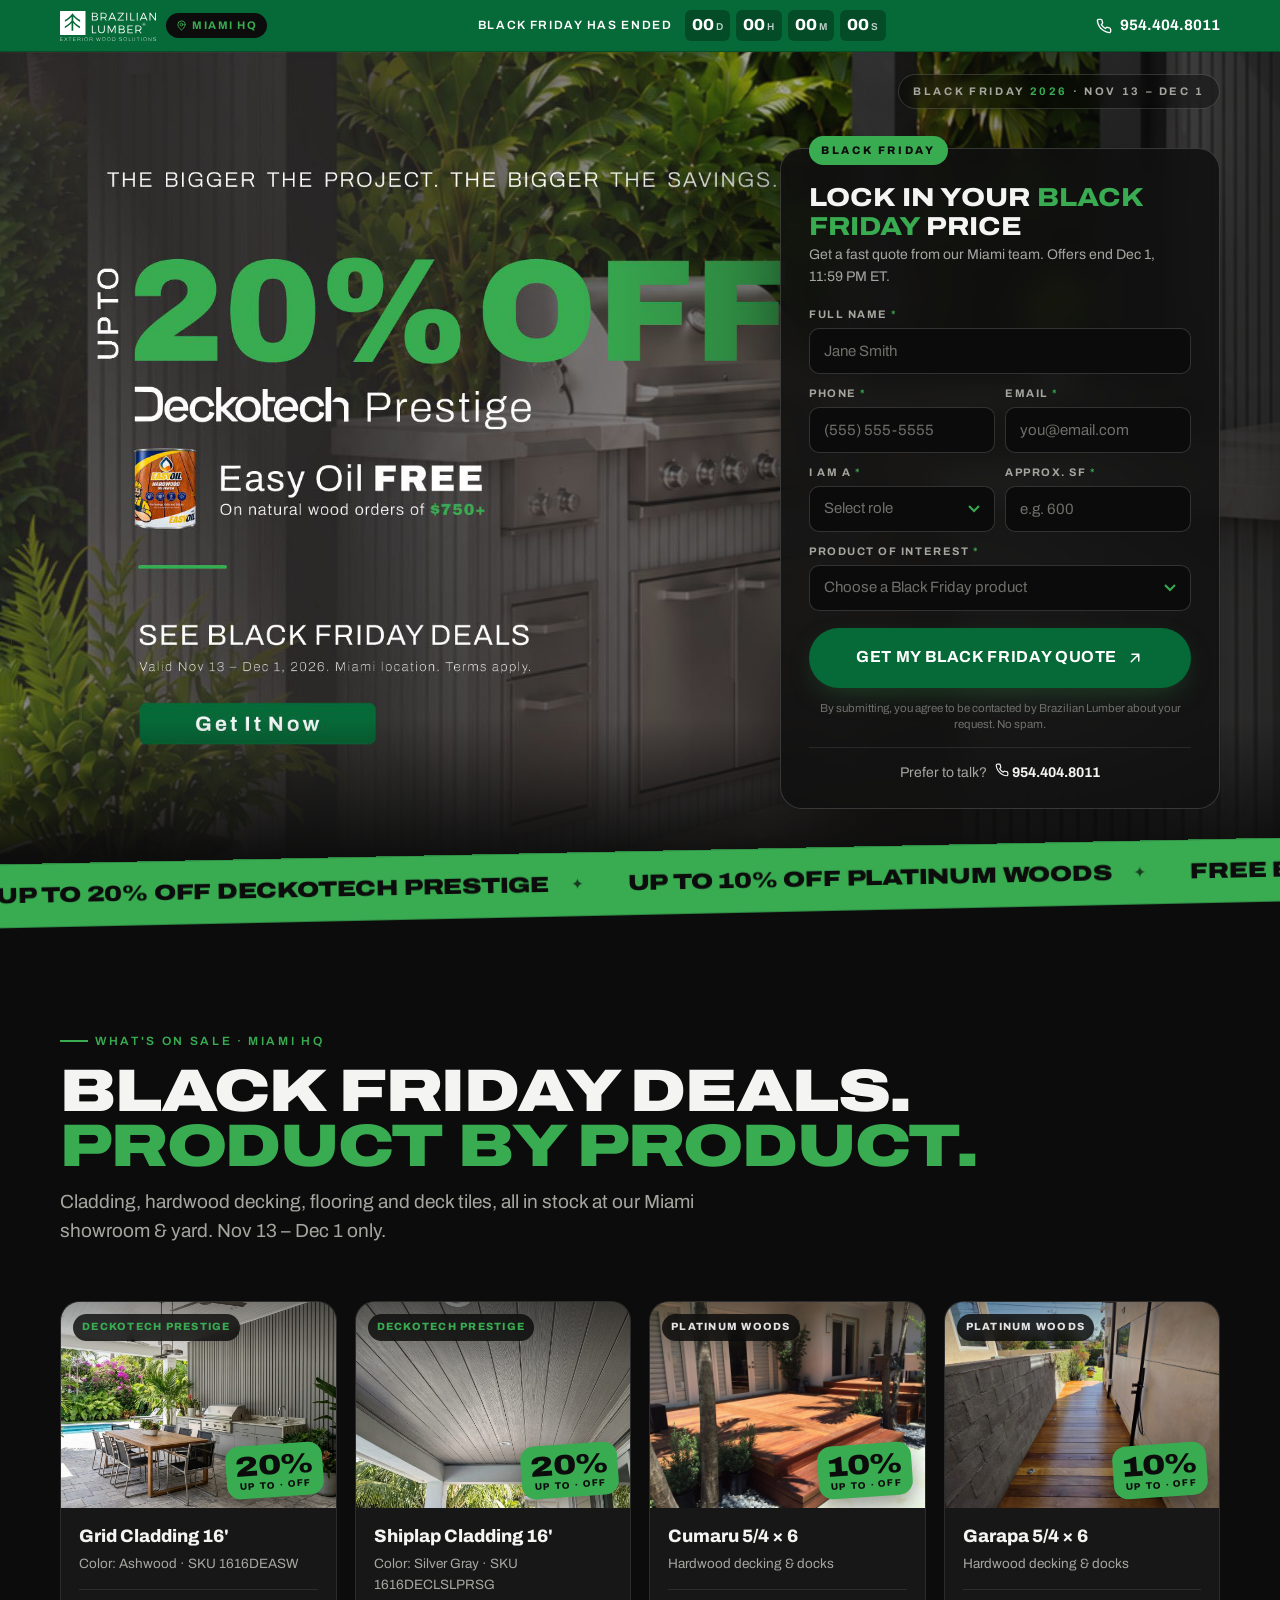
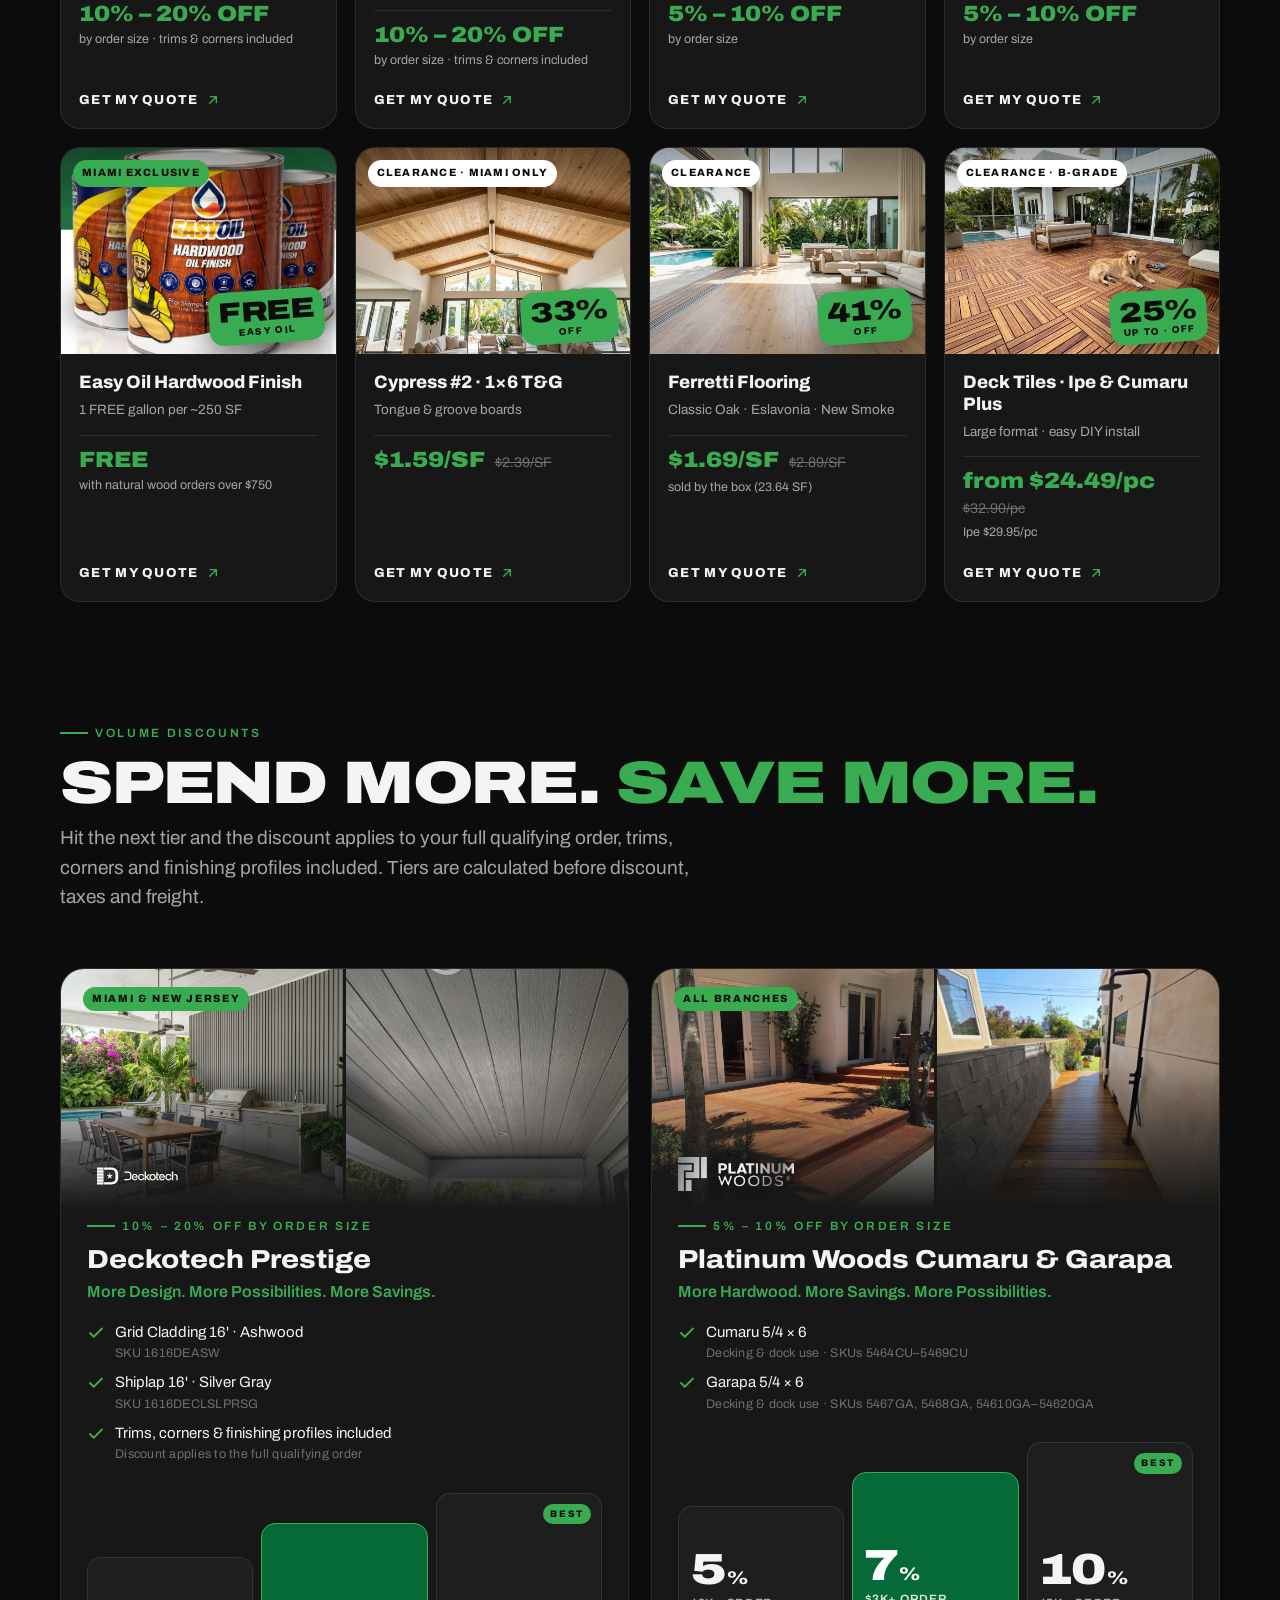
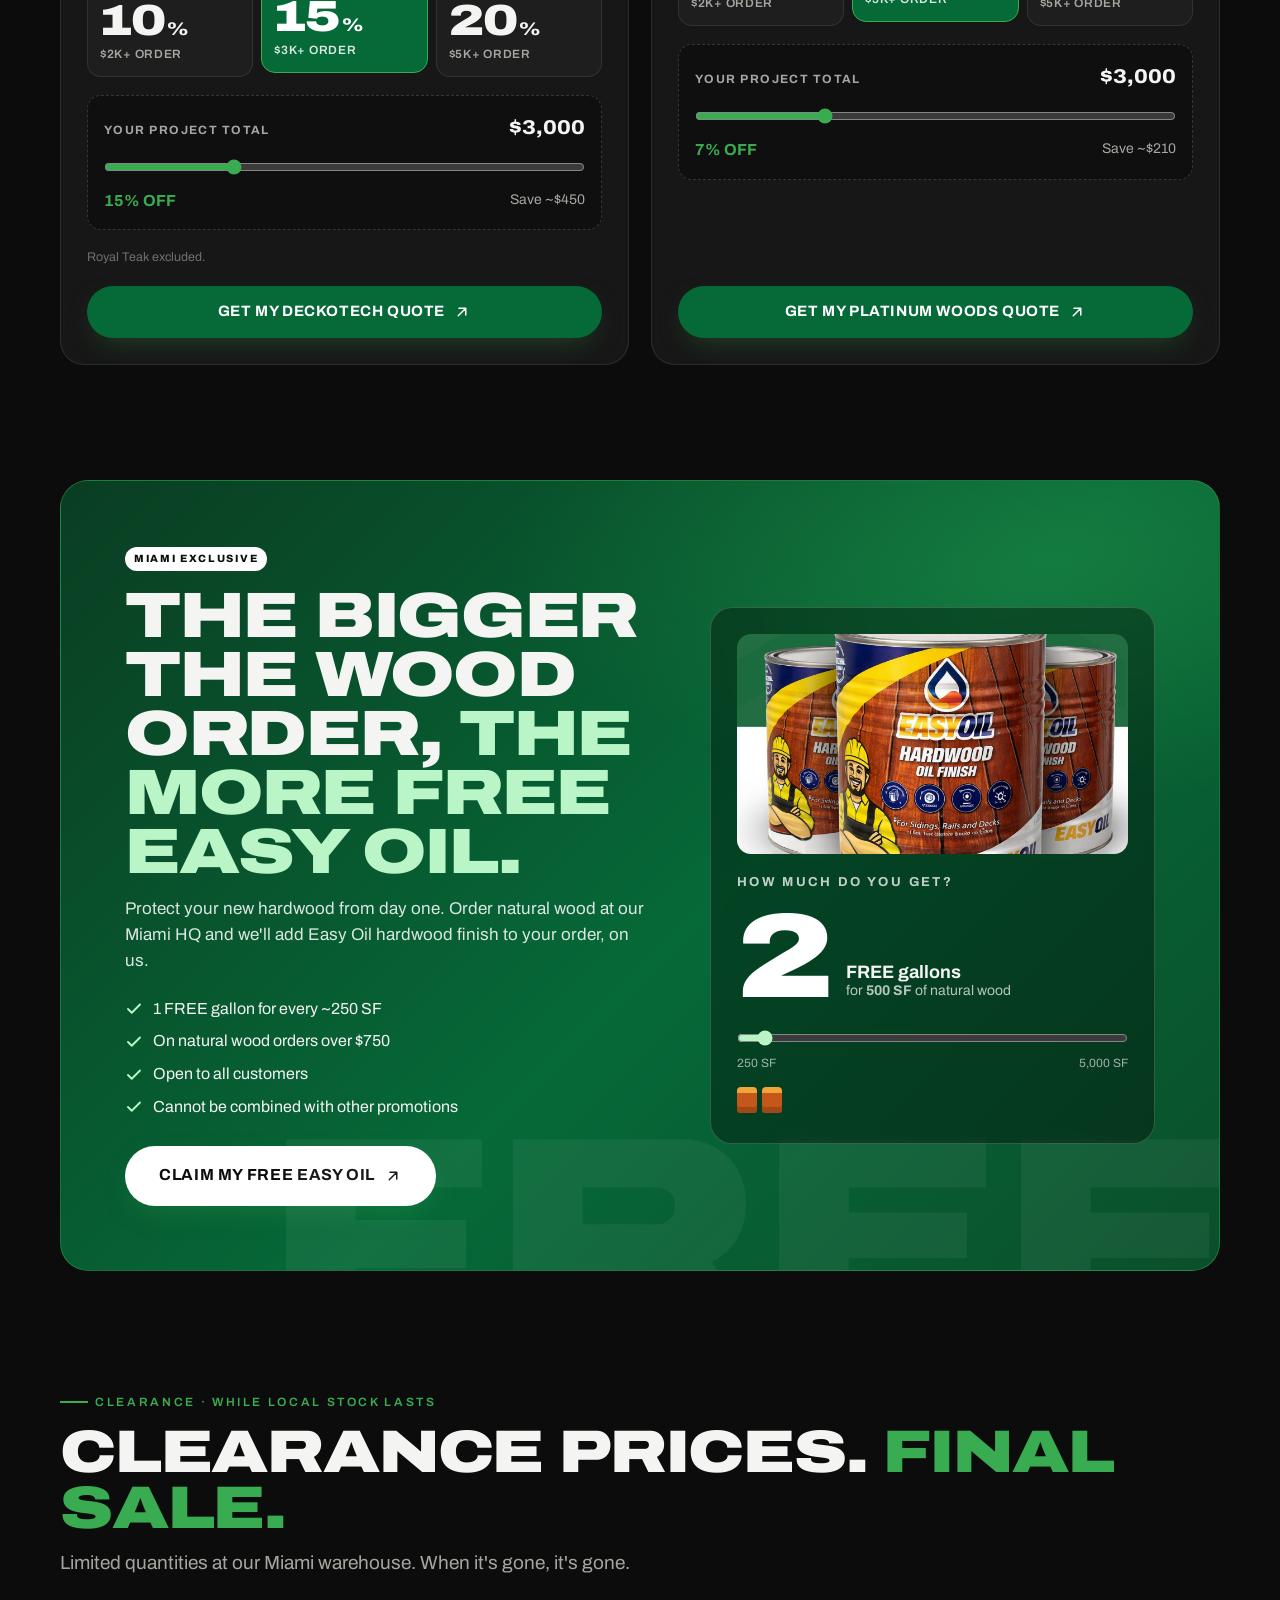
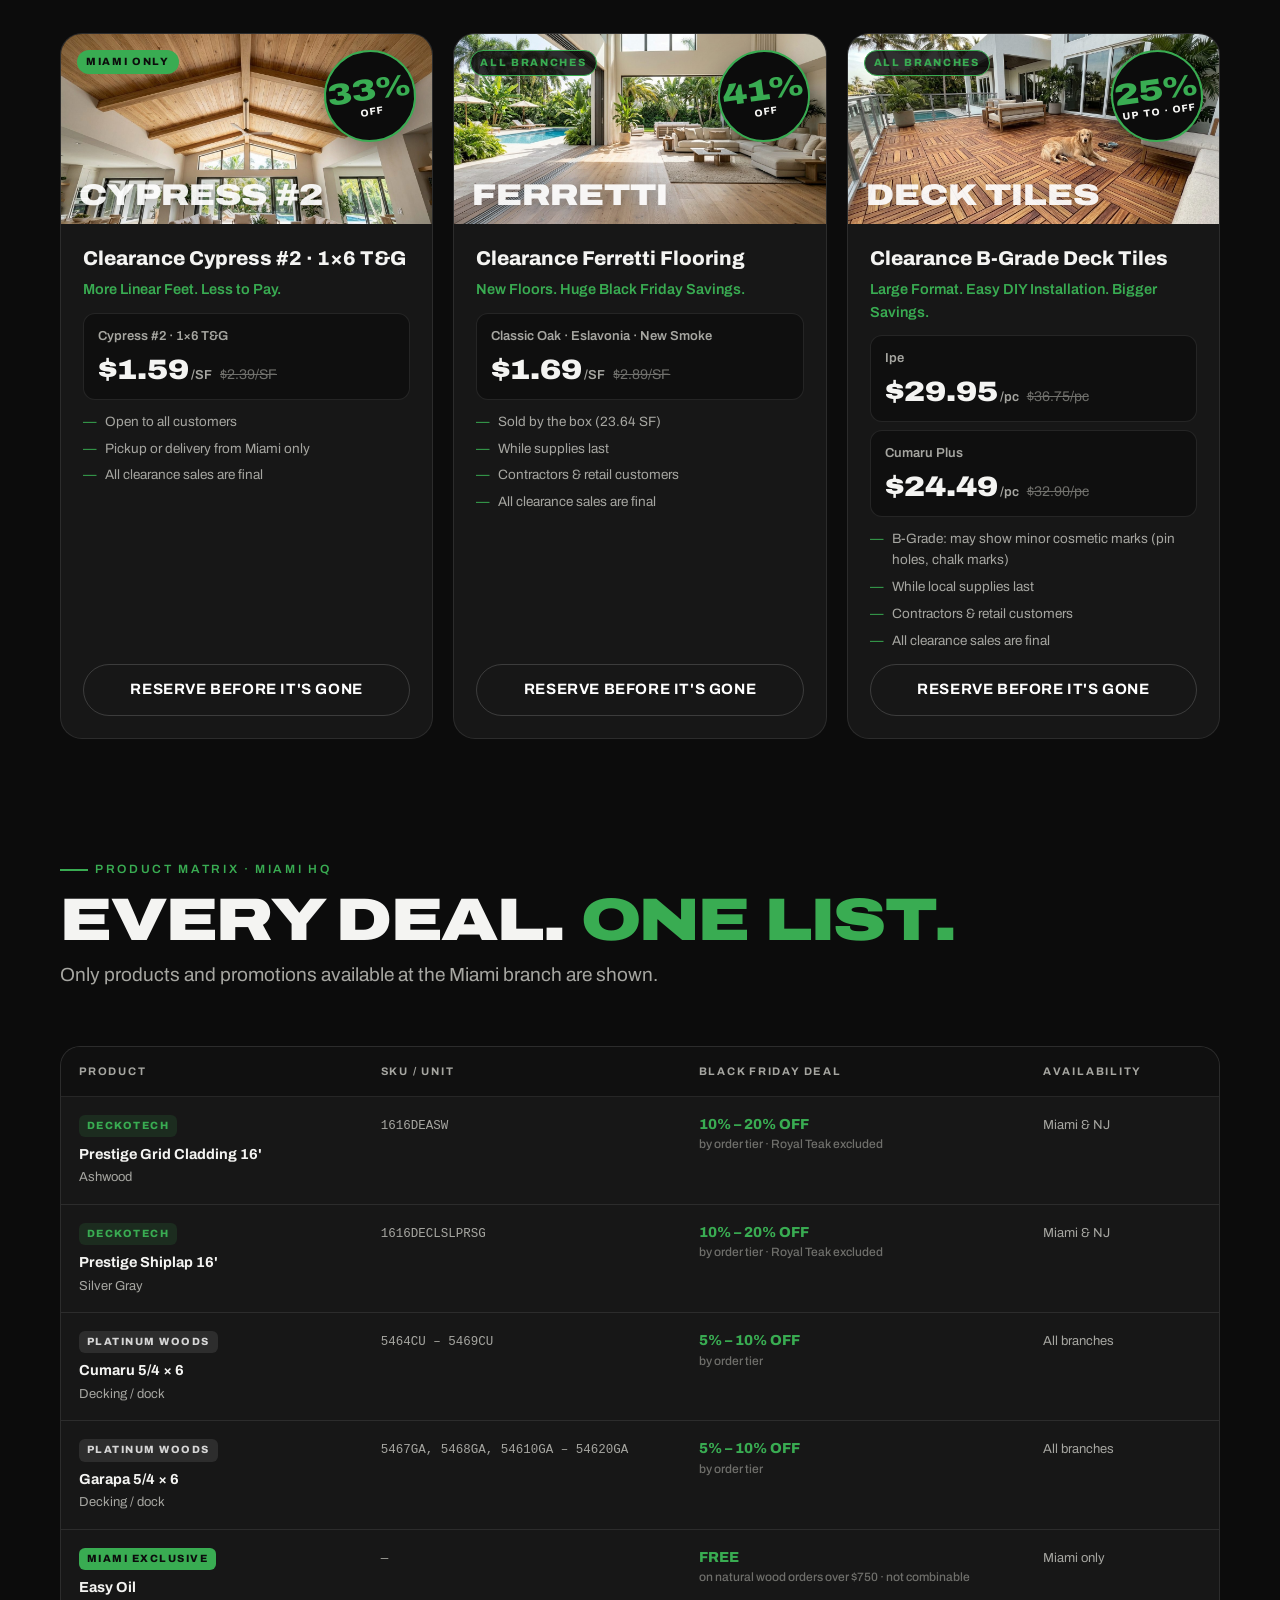
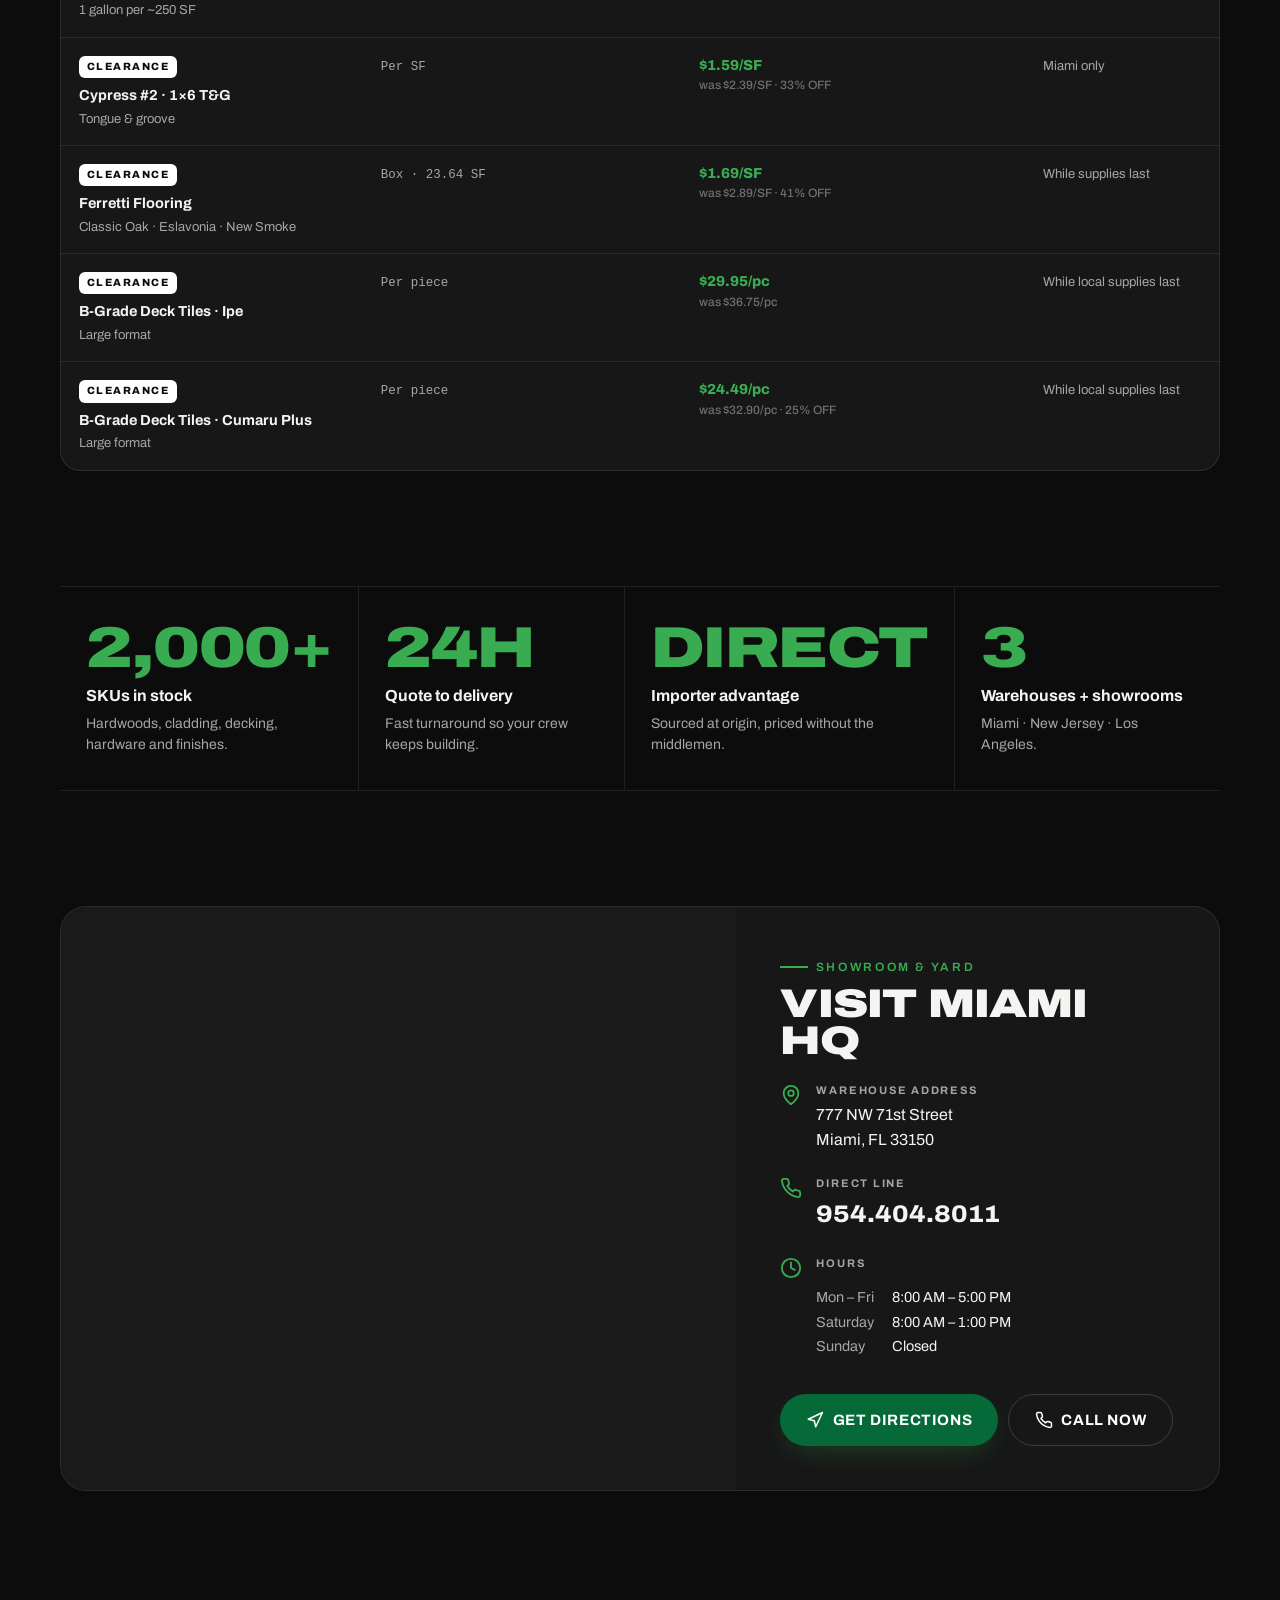
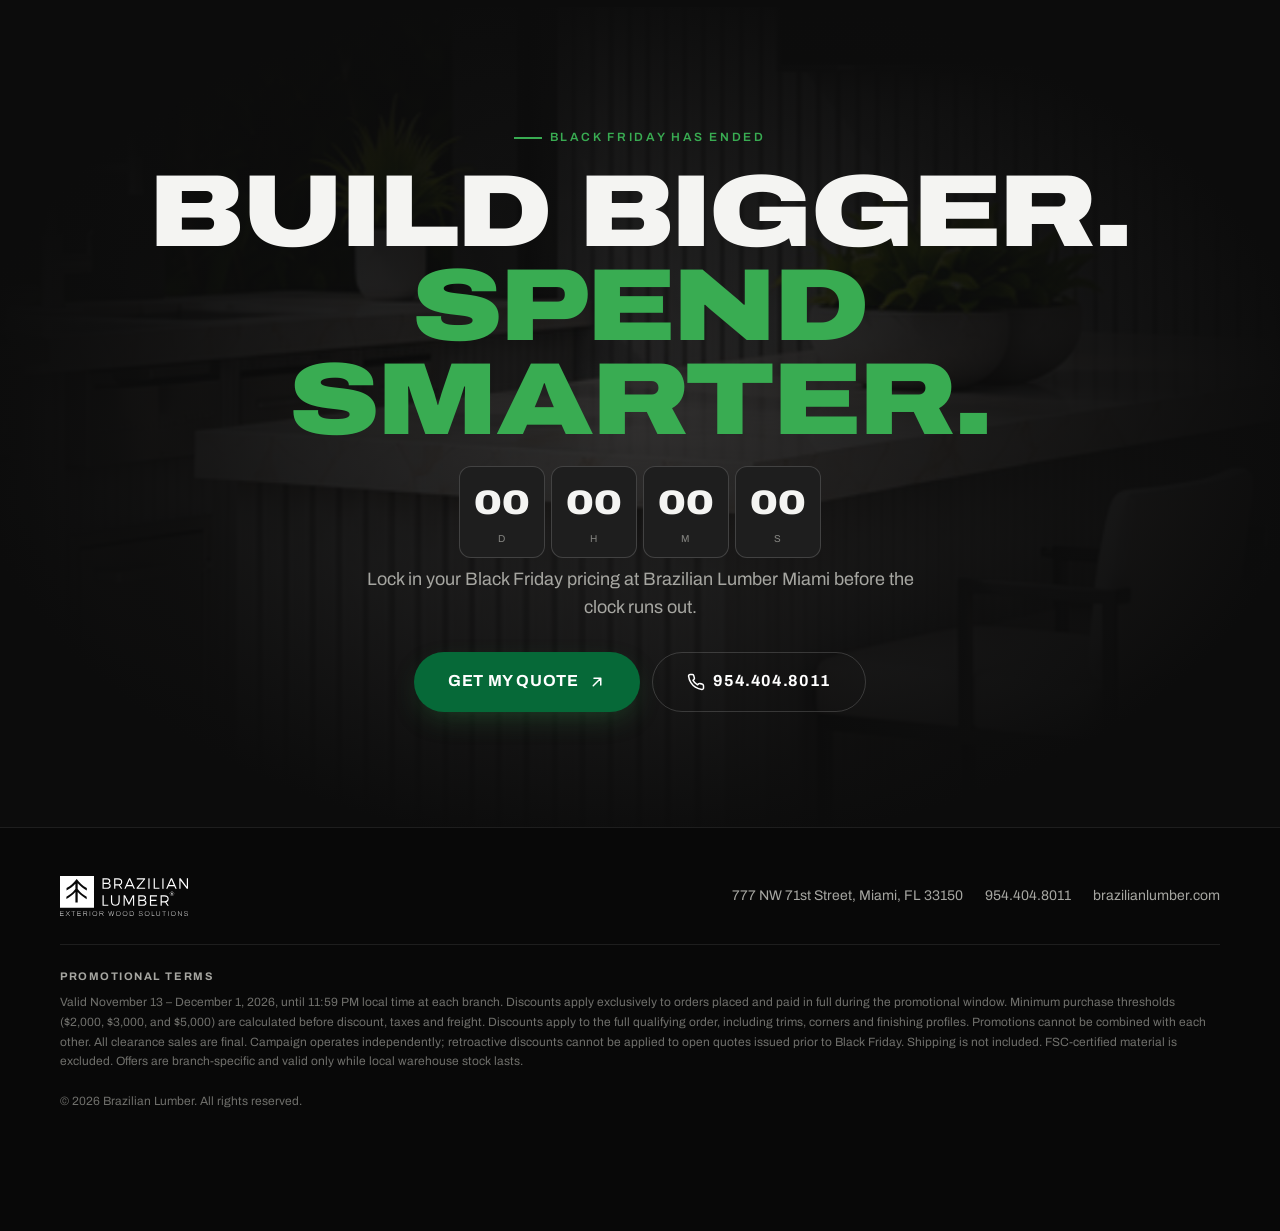
<file: miami/index.html>
<!doctype html>
<html lang="en">
<head>
<meta charset="utf-8">
<meta name="viewport" content="width=device-width, initial-scale=1, viewport-fit=cover">
<title>Black Friday 2026 · Brazilian Lumber Miami · Up to 20% OFF</title>
<meta name="description" content="Build bigger, spend smarter. Black Friday at Brazilian Lumber Miami: Nov 13 – Dec 1, 2026. Volume discounts on Deckotech and Platinum Woods plus clearance deals.">
<meta name="theme-color" content="#066938">
<meta property="og:title" content="Black Friday 2026 · Brazilian Lumber Miami · Up to 20% OFF">
<meta property="og:description" content="Build bigger, spend smarter. Black Friday at Brazilian Lumber Miami: Nov 13 – Dec 1, 2026. Volume discounts on Deckotech and Platinum Woods plus clearance deals.">
<meta property="og:image" content="../assets/img/miami-desktop.jpg?v=1794429323">
<link rel="preload" href="../assets/fonts/Archivo-Variable.ttf?v=1794429328" as="font" type="font/ttf" crossorigin>
<link rel="stylesheet" href="../assets/css/bf.css?v=1794518632">
<!-- TRACKING (Manuel): Meta Pixel + Google tag go here. Branch: miami -->
</head>
<body data-branch="miami" data-deadline="2026-12-02T04:59:59Z">
<div class="topbar" role="banner">
  <div class="wrap">
    <div class="topbar__branch"><a class="topbar__logo" href="#top" aria-label="Brazilian Lumber"><img src="../assets/logos/brl-logo-white.svg?v=1794429323" alt="Brazilian Lumber" width="96" height="30"></a><span class="tag"><svg class="ico" viewBox="0 0 24 24" fill="none" stroke="currentColor" stroke-width="2" stroke-linecap="round" stroke-linejoin="round" aria-hidden="true"><path d="M20 10c0 6-8 12-8 12s-8-6-8-12a8 8 0 0 1 16 0z"/><circle cx="12" cy="10" r="3"/></svg> Miami HQ</span></div>
    <div class="topbar__count"><span class="label" data-countdown-label>Black Friday ends in</span><div class="countdown " data-countdown aria-live="off"><span class="countdown__unit"><b data-u="d">00</b><small>d</small></span><span class="countdown__unit"><b data-u="h">00</b><small>h</small></span><span class="countdown__unit"><b data-u="m">00</b><small>m</small></span><span class="countdown__unit"><b data-u="s">00</b><small>s</small></span></div></div>
    <a class="topbar__phone" href="tel:+19544048011" aria-label="Call Miami HQ showroom 954.404.8011"><svg class="ico" viewBox="0 0 24 24" fill="none" stroke="currentColor" stroke-width="2" stroke-linecap="round" stroke-linejoin="round" aria-hidden="true"><path d="M22 16.9v3a2 2 0 0 1-2.2 2 19.8 19.8 0 0 1-8.6-3.1 19.5 19.5 0 0 1-6-6A19.8 19.8 0 0 1 2.1 4.2 2 2 0 0 1 4.1 2h3a2 2 0 0 1 2 1.7c.1.9.4 1.8.7 2.7a2 2 0 0 1-.5 2.1L8 9.8a16 16 0 0 0 6 6l1.3-1.3a2 2 0 0 1 2.1-.4c.9.3 1.8.6 2.7.7a2 2 0 0 1 1.7 2z"/></svg><span class="num">954.404.8011</span></a>
  </div>
</div>
<header class="header">
  <div class="wrap">
    <span></span>
    <span class="header__badge">Black Friday <b>2026</b> · Nov 13 – Dec 1</span>
  </div>
</header>
<main>
<section class="hero" id="top">
  <h1 class="sr-only">Black Friday at Brazilian Lumber Miami: up to 20% off Deckotech Prestige, up to 10% off Platinum Woods hardwoods and FREE Easy Oil</h1>
  <div class="hero__media">
    <picture>
      <source media="(max-width: 760px)" srcset="../assets/img/miami-mobile.jpg?v=1794429323">
      <img src="../assets/img/miami-desktop.jpg?v=1794429323" alt="Up to 20% off Deckotech Prestige and FREE Easy Oil on natural wood orders of $750+. Black Friday deals valid Nov 13 – Dec 1, 2026 at the Miami location." width="2401" height="1201" fetchpriority="high">
    </picture>
    <a class="hero__link" href="#quote" aria-label="Get it now: request your Black Friday quote" tabindex="-1"></a>
  </div>
  <div class="wrap hero__inner">
    <form class="form-card" id="lead-form" action="#" method="post" novalidate
      data-crm="salesforce-flowsly" data-branch="miami">
  <!-- DEV (Nicolas): set action to the Salesforce / Flowsly endpoint. Leads route by the "branch" field. -->
  <h2 id="quote">Lock in your <em>Black Friday</em> price</h2>
  <p class="sub">Get a fast quote from our Miami team. Offers end Dec 1, 11:59 PM ET.</p>

  <input type="hidden" name="branch" value="miami">
  <input type="hidden" name="campaign" value="black-friday-2026">
  <input type="hidden" name="landing_page" value="">
  <input type="hidden" name="utm_source"><input type="hidden" name="utm_medium"><input type="hidden" name="utm_campaign">
  <input type="hidden" name="utm_term"><input type="hidden" name="utm_content"><input type="hidden" name="gclid"><input type="hidden" name="fbclid">

  <div class="field">
    <label for="full_name">Full name <span class="req">*</span></label>
    <input id="full_name" name="full_name" type="text" autocomplete="name" placeholder="Jane Smith" required>
    <span class="err">Please enter your full name.</span>
  </div>
  <div class="row-2">
    <div class="field">
      <label for="phone">Phone <span class="req">*</span></label>
      <input id="phone" name="phone" type="tel" autocomplete="tel" inputmode="tel" placeholder="(555) 555-5555" required>
      <span class="err">Enter a valid phone number.</span>
    </div>
    <div class="field">
      <label for="email">Email <span class="req">*</span></label>
      <input id="email" name="email" type="email" autocomplete="email" placeholder="you@email.com" required>
      <span class="err">Enter a valid email.</span>
    </div>
  </div>
  <div class="row-2">
    <div class="field">
      <label for="role">I am a <span class="req">*</span></label>
      <select id="role" name="role" required>
        <option value="" disabled selected>Select role</option>
        <option value="contractor">Contractor</option>
        <option value="architect-designer">Architect / Designer</option>
        <option value="homeowner">Homeowner</option>
      </select>
      <span class="err">Select your role.</span>
    </div>
    <div class="field">
      <label for="approx_sf">Approx. SF <span class="req">*</span></label>
      <input id="approx_sf" name="approx_sf" type="number" min="1" inputmode="numeric" placeholder="e.g. 600" required>
      <span class="err">Enter approximate square feet.</span>
    </div>
  </div>
  <div class="field">
    <label for="product_interest">Product of interest <span class="req">*</span></label>
    <select id="product_interest" name="product_interest" required>
      <option value="" disabled selected>Choose a Black Friday product</option>
      <option value="dkt-ashwood">Deckotech Prestige · Grid Cladding Ashwood</option><option value="dkt-silvergray">Deckotech Prestige · Shiplap Silver Gray</option><option value="pw-cumaru">Platinum Woods · Cumaru 5/4 × 6</option><option value="pw-garapa">Platinum Woods · Garapa 5/4 × 6</option><option value="easy-oil">Natural wood order + FREE Easy Oil</option><option value="clr-cypress">Clearance · Cypress #2 1×6 T&amp;G</option><option value="clr-ferretti">Clearance · Ferretti Flooring</option><option value="clr-tiles">Clearance · B-Grade Deck Tiles</option><option value="multiple">Multiple products / not sure yet</option>
    </select>
    <span class="err">Choose a product.</span>
  </div>
  <button class="btn btn--block btn--lg" type="submit">Get my Black Friday quote <svg class="ico" viewBox="0 0 24 24" fill="none" stroke="currentColor" stroke-width="2" stroke-linecap="round" stroke-linejoin="round" aria-hidden="true"><path d="M7 17 17 7M8 7h9v9"/></svg></button>
  <p class="form-note">By submitting, you agree to be contacted by Brazilian Lumber about your request. No spam.</p>
  <div class="form-alt">Prefer to talk? <a href="tel:+19544048011"><svg class="ico" viewBox="0 0 24 24" fill="none" stroke="currentColor" stroke-width="2" stroke-linecap="round" stroke-linejoin="round" aria-hidden="true"><path d="M22 16.9v3a2 2 0 0 1-2.2 2 19.8 19.8 0 0 1-8.6-3.1 19.5 19.5 0 0 1-6-6A19.8 19.8 0 0 1 2.1 4.2 2 2 0 0 1 4.1 2h3a2 2 0 0 1 2 1.7c.1.9.4 1.8.7 2.7a2 2 0 0 1-.5 2.1L8 9.8a16 16 0 0 0 6 6l1.3-1.3a2 2 0 0 1 2.1-.4c.9.3 1.8.6 2.7.7a2 2 0 0 1 1.7 2z"/></svg> 954.404.8011</a></div>
</form>

  </div>
</section>
<div class="ticker" aria-hidden="true"><div class="ticker__track"><span class="ticker__item">Up to 20% OFF Deckotech Prestige</span><span class="ticker__item">Up to 10% OFF Platinum Woods</span><span class="ticker__item">FREE Easy Oil</span><span class="ticker__item">33% OFF Cypress #2</span><span class="ticker__item">41% OFF Ferretti Flooring</span><span class="ticker__item">Up to 25% OFF Deck Tiles</span><span class="ticker__item">Up to 20% OFF Deckotech Prestige</span><span class="ticker__item">Up to 10% OFF Platinum Woods</span><span class="ticker__item">FREE Easy Oil</span><span class="ticker__item">33% OFF Cypress #2</span><span class="ticker__item">41% OFF Ferretti Flooring</span><span class="ticker__item">Up to 25% OFF Deck Tiles</span><span class="ticker__item">Up to 20% OFF Deckotech Prestige</span><span class="ticker__item">Up to 10% OFF Platinum Woods</span><span class="ticker__item">FREE Easy Oil</span><span class="ticker__item">33% OFF Cypress #2</span><span class="ticker__item">41% OFF Ferretti Flooring</span><span class="ticker__item">Up to 25% OFF Deck Tiles</span><span class="ticker__item">Up to 20% OFF Deckotech Prestige</span><span class="ticker__item">Up to 10% OFF Platinum Woods</span><span class="ticker__item">FREE Easy Oil</span><span class="ticker__item">33% OFF Cypress #2</span><span class="ticker__item">41% OFF Ferretti Flooring</span><span class="ticker__item">Up to 25% OFF Deck Tiles</span></div></div>
<section class="section" id="deals" style="padding-top: clamp(72px, 9vw, 110px)">
  <div class="wrap">
    <div class="section-head reveal">
      <span class="eyebrow">What's on sale · Miami HQ</span>
      <h2 class="h2 display">Black Friday deals.<br><em>Product by product.</em></h2>
      <p class="lead">Cladding, hardwood decking, flooring and deck tiles, all in stock at our Miami showroom &amp; yard. Nov 13 – Dec 1 only.</p>
    </div>
    <div class="p-grid p-grid--4"><article class="p-card reveal">
      <a class="p-card__media" href="#quote" data-product="dkt-ashwood" tabindex="-1" aria-hidden="true">
        <img src="../assets/img/products/miami/dkt-ashwood.jpg?v=1794522871" alt="Grid Cladding 16' (Color: Ashwood · SKU 1616DEASW)" loading="lazy">
        <span class="p-card__chip chip--dkt">Deckotech Prestige</span>
        <span class="p-card__badge"><b>20%</b><small>Up to · Off</small></span>
      </a>
      <div class="p-card__body">
        <h3 class="p-card__name">Grid Cladding 16'</h3>
        <p class="p-card__spec">Color: Ashwood · SKU 1616DEASW</p>
        <div class="p-card__price"><b>10% – 20% OFF</b><span>by order size · trims &amp; corners included</span></div>
        <a class="p-card__cta" href="#quote" data-product="dkt-ashwood">Get my quote <svg class="ico" viewBox="0 0 24 24" fill="none" stroke="currentColor" stroke-width="2" stroke-linecap="round" stroke-linejoin="round" aria-hidden="true"><path d="M7 17 17 7M8 7h9v9"/></svg></a>
      </div>
    </article><article class="p-card reveal">
      <a class="p-card__media" href="#quote" data-product="dkt-silvergray" tabindex="-1" aria-hidden="true">
        <img src="../assets/img/products/miami/dkt-silvergray.jpg?v=1794522871" alt="Shiplap Cladding 16' (Color: Silver Gray · SKU 1616DECLSLPRSG)" loading="lazy">
        <span class="p-card__chip chip--dkt">Deckotech Prestige</span>
        <span class="p-card__badge"><b>20%</b><small>Up to · Off</small></span>
      </a>
      <div class="p-card__body">
        <h3 class="p-card__name">Shiplap Cladding 16'</h3>
        <p class="p-card__spec">Color: Silver Gray · SKU 1616DECLSLPRSG</p>
        <div class="p-card__price"><b>10% – 20% OFF</b><span>by order size · trims &amp; corners included</span></div>
        <a class="p-card__cta" href="#quote" data-product="dkt-silvergray">Get my quote <svg class="ico" viewBox="0 0 24 24" fill="none" stroke="currentColor" stroke-width="2" stroke-linecap="round" stroke-linejoin="round" aria-hidden="true"><path d="M7 17 17 7M8 7h9v9"/></svg></a>
      </div>
    </article><article class="p-card reveal">
      <a class="p-card__media" href="#quote" data-product="pw-cumaru" tabindex="-1" aria-hidden="true">
        <img src="../assets/img/products/miami/pw-cumaru.jpg?v=1794522870" alt="Cumaru 5/4 × 6 (Hardwood decking &amp; docks)" loading="lazy">
        <span class="p-card__chip chip--pw">Platinum Woods</span>
        <span class="p-card__badge"><b>10%</b><small>Up to · Off</small></span>
      </a>
      <div class="p-card__body">
        <h3 class="p-card__name">Cumaru 5/4 × 6</h3>
        <p class="p-card__spec">Hardwood decking &amp; docks</p>
        <div class="p-card__price"><b>5% – 10% OFF</b><span>by order size</span></div>
        <a class="p-card__cta" href="#quote" data-product="pw-cumaru">Get my quote <svg class="ico" viewBox="0 0 24 24" fill="none" stroke="currentColor" stroke-width="2" stroke-linecap="round" stroke-linejoin="round" aria-hidden="true"><path d="M7 17 17 7M8 7h9v9"/></svg></a>
      </div>
    </article><article class="p-card reveal">
      <a class="p-card__media" href="#quote" data-product="pw-garapa" tabindex="-1" aria-hidden="true">
        <img src="../assets/img/products/pw-garapa-deck.jpg?v=1794434339" alt="Garapa 5/4 × 6 (Hardwood decking &amp; docks)" loading="lazy">
        <span class="p-card__chip chip--pw">Platinum Woods</span>
        <span class="p-card__badge"><b>10%</b><small>Up to · Off</small></span>
      </a>
      <div class="p-card__body">
        <h3 class="p-card__name">Garapa 5/4 × 6</h3>
        <p class="p-card__spec">Hardwood decking &amp; docks</p>
        <div class="p-card__price"><b>5% – 10% OFF</b><span>by order size</span></div>
        <a class="p-card__cta" href="#quote" data-product="pw-garapa">Get my quote <svg class="ico" viewBox="0 0 24 24" fill="none" stroke="currentColor" stroke-width="2" stroke-linecap="round" stroke-linejoin="round" aria-hidden="true"><path d="M7 17 17 7M8 7h9v9"/></svg></a>
      </div>
    </article><article class="p-card reveal">
      <a class="p-card__media" href="#quote" data-product="easy-oil" tabindex="-1" aria-hidden="true">
        <img src="../assets/img/products/easy-oil.jpg?v=1794434339" alt="Easy Oil Hardwood Finish (1 FREE gallon per ~250 SF)" loading="lazy">
        <span class="p-card__chip chip--exc">Miami exclusive</span>
        <span class="p-card__badge"><b>FREE</b><small>Easy Oil</small></span>
      </a>
      <div class="p-card__body">
        <h3 class="p-card__name">Easy Oil Hardwood Finish</h3>
        <p class="p-card__spec">1 FREE gallon per ~250 SF</p>
        <div class="p-card__price"><b>FREE</b><span>with natural wood orders over $750</span></div>
        <a class="p-card__cta" href="#quote" data-product="easy-oil">Get my quote <svg class="ico" viewBox="0 0 24 24" fill="none" stroke="currentColor" stroke-width="2" stroke-linecap="round" stroke-linejoin="round" aria-hidden="true"><path d="M7 17 17 7M8 7h9v9"/></svg></a>
      </div>
    </article><article class="p-card reveal">
      <a class="p-card__media" href="#quote" data-product="clr-cypress" tabindex="-1" aria-hidden="true">
        <img src="../assets/img/products/miami/clr-cypress.jpg?v=1794522870" alt="Cypress #2 · 1×6 T&amp;G (Tongue &amp; groove boards)" loading="lazy">
        <span class="p-card__chip chip--clr">Clearance · Miami only</span>
        <span class="p-card__badge"><b>33%</b><small>Off</small></span>
      </a>
      <div class="p-card__body">
        <h3 class="p-card__name">Cypress #2 · 1×6 T&amp;G</h3>
        <p class="p-card__spec">Tongue &amp; groove boards</p>
        <div class="p-card__price"><b>$1.59/SF</b><s>$2.39/SF</s></div>
        <a class="p-card__cta" href="#quote" data-product="clr-cypress">Get my quote <svg class="ico" viewBox="0 0 24 24" fill="none" stroke="currentColor" stroke-width="2" stroke-linecap="round" stroke-linejoin="round" aria-hidden="true"><path d="M7 17 17 7M8 7h9v9"/></svg></a>
      </div>
    </article><article class="p-card reveal">
      <a class="p-card__media" href="#quote" data-product="clr-ferretti" tabindex="-1" aria-hidden="true">
        <img src="../assets/img/products/miami/clr-ferretti.jpg?v=1794522871" alt="Ferretti Flooring (Classic Oak · Eslavonia · New Smoke)" loading="lazy">
        <span class="p-card__chip chip--clr">Clearance</span>
        <span class="p-card__badge"><b>41%</b><small>Off</small></span>
      </a>
      <div class="p-card__body">
        <h3 class="p-card__name">Ferretti Flooring</h3>
        <p class="p-card__spec">Classic Oak · Eslavonia · New Smoke</p>
        <div class="p-card__price"><b>$1.69/SF</b><s>$2.89/SF</s><span>sold by the box (23.64 SF)</span></div>
        <a class="p-card__cta" href="#quote" data-product="clr-ferretti">Get my quote <svg class="ico" viewBox="0 0 24 24" fill="none" stroke="currentColor" stroke-width="2" stroke-linecap="round" stroke-linejoin="round" aria-hidden="true"><path d="M7 17 17 7M8 7h9v9"/></svg></a>
      </div>
    </article><article class="p-card reveal">
      <a class="p-card__media" href="#quote" data-product="clr-tiles" tabindex="-1" aria-hidden="true">
        <img src="../assets/img/products/miami/clr-tiles.jpg?v=1794522871" alt="Deck Tiles · Ipe &amp; Cumaru Plus (Large format · easy DIY install)" loading="lazy">
        <span class="p-card__chip chip--clr">Clearance · B-Grade</span>
        <span class="p-card__badge"><b>25%</b><small>Up to · Off</small></span>
      </a>
      <div class="p-card__body">
        <h3 class="p-card__name">Deck Tiles · Ipe &amp; Cumaru Plus</h3>
        <p class="p-card__spec">Large format · easy DIY install</p>
        <div class="p-card__price"><b>from $24.49/pc</b><s>$32.90/pc</s><span>Ipe $29.95/pc</span></div>
        <a class="p-card__cta" href="#quote" data-product="clr-tiles">Get my quote <svg class="ico" viewBox="0 0 24 24" fill="none" stroke="currentColor" stroke-width="2" stroke-linecap="round" stroke-linejoin="round" aria-hidden="true"><path d="M7 17 17 7M8 7h9v9"/></svg></a>
      </div>
    </article></div>
  </div>
</section>
<section class="section" style="padding-top: 0">
  <div class="wrap">
    <div class="section-head reveal">
      <span class="eyebrow">Volume discounts</span>
      <h2 class="h2 display">Spend more. <em>Save more.</em></h2>
      <p class="lead">Hit the next tier and the discount applies to your full qualifying order, trims, corners and finishing profiles included. Tiers are calculated before discount, taxes and freight.</p>
    </div>
    <div class="tiers">
      <article class="tier-block reveal" id="deckotech" data-estimator data-tiers="[[2000,10],[3000,15],[5000,20]]">
    <div class="tier-block__media">
      <div class="tier-block__split"><img src="../assets/img/products/miami/dkt-ashwood.jpg?v=1794522871" alt="" loading="lazy"><img src="../assets/img/products/miami/dkt-silvergray.jpg?v=1794522871" alt="" loading="lazy"></div>
      <span class="flag">Miami &amp; New Jersey</span>
      <img class="tier-block__logo tier-block__logo--dkt" src="../assets/logos/deckotech-logo.svg?v=1794429323" alt="Deckotech">
    </div>
    <div class="tier-block__body">
      <span class="eyebrow">10% – 20% OFF by order size</span>
      <h3 class="tier-block__title">Deckotech Prestige</h3>
      <p class="tier-block__tagline">More Design. More Possibilities. More Savings.</p>
      <ul class="prod-list"><li><svg class="ico" viewBox="0 0 24 24" fill="none" stroke="currentColor" stroke-width="2.5" stroke-linecap="round" stroke-linejoin="round" aria-hidden="true"><path d="M20 6 9 17l-5-5"/></svg><span>Grid Cladding 16' · Ashwood<small>SKU 1616DEASW</small></span></li><li><svg class="ico" viewBox="0 0 24 24" fill="none" stroke="currentColor" stroke-width="2.5" stroke-linecap="round" stroke-linejoin="round" aria-hidden="true"><path d="M20 6 9 17l-5-5"/></svg><span>Shiplap 16' · Silver Gray<small>SKU 1616DECLSLPRSG</small></span></li><li><svg class="ico" viewBox="0 0 24 24" fill="none" stroke="currentColor" stroke-width="2.5" stroke-linecap="round" stroke-linejoin="round" aria-hidden="true"><path d="M20 6 9 17l-5-5"/></svg><span>Trims, corners &amp; finishing profiles included<small>Discount applies to the full qualifying order</small></span></li></ul>
      <div class="ladder"><div class="step"><div class="step__pct display">10<small>%</small></div><div class="step__min">$2K+ order</div></div><div class="step"><div class="step__pct display">15<small>%</small></div><div class="step__min">$3K+ order</div></div><div class="step"><div class="step__pct display">20<small>%</small></div><div class="step__min">$5K+ order</div></div></div>
      <div class="estimator">
        <div class="estimator__label"><span>Your project total</span><output data-out="total">$3,000</output></div>
        <input type="range" min="500" max="10000" step="250" value="3000" aria-label="Estimated project total for Deckotech">
        <div class="estimator__result"><b data-out="pct"></b><span data-out="save"></span></div>
      </div>
      <p class="fine">Royal Teak excluded.</p>
      <a class="btn btn--block" href="#quote" data-product="dkt-ashwood">Get my Deckotech quote <svg class="ico" viewBox="0 0 24 24" fill="none" stroke="currentColor" stroke-width="2" stroke-linecap="round" stroke-linejoin="round" aria-hidden="true"><path d="M7 17 17 7M8 7h9v9"/></svg></a>
    </div>
  </article>
      <article class="tier-block reveal" id="platinum-woods" data-estimator data-tiers="[[2000,5],[3000,7],[5000,10]]">
    <div class="tier-block__media">
      <div class="tier-block__split"><img src="../assets/img/products/miami/pw-cumaru.jpg?v=1794522870" alt="" loading="lazy"><img src="../assets/img/products/pw-garapa-deck.jpg?v=1794434339" alt="" loading="lazy"></div>
      <span class="flag">All branches</span>
      <img class="tier-block__logo " src="../assets/logos/platinum-logo.png?v=1794429323" alt="Platinum Woods">
    </div>
    <div class="tier-block__body">
      <span class="eyebrow">5% – 10% OFF by order size</span>
      <h3 class="tier-block__title">Platinum Woods Cumaru &amp; Garapa</h3>
      <p class="tier-block__tagline">More Hardwood. More Savings. More Possibilities.</p>
      <ul class="prod-list"><li><svg class="ico" viewBox="0 0 24 24" fill="none" stroke="currentColor" stroke-width="2.5" stroke-linecap="round" stroke-linejoin="round" aria-hidden="true"><path d="M20 6 9 17l-5-5"/></svg><span>Cumaru 5/4 × 6<small>Decking &amp; dock use · SKUs 5464CU–5469CU</small></span></li><li><svg class="ico" viewBox="0 0 24 24" fill="none" stroke="currentColor" stroke-width="2.5" stroke-linecap="round" stroke-linejoin="round" aria-hidden="true"><path d="M20 6 9 17l-5-5"/></svg><span>Garapa 5/4 × 6<small>Decking &amp; dock use · SKUs 5467GA, 5468GA, 54610GA–54620GA</small></span></li></ul>
      <div class="ladder"><div class="step"><div class="step__pct display">5<small>%</small></div><div class="step__min">$2K+ order</div></div><div class="step"><div class="step__pct display">7<small>%</small></div><div class="step__min">$3K+ order</div></div><div class="step"><div class="step__pct display">10<small>%</small></div><div class="step__min">$5K+ order</div></div></div>
      <div class="estimator">
        <div class="estimator__label"><span>Your project total</span><output data-out="total">$3,000</output></div>
        <input type="range" min="500" max="10000" step="250" value="3000" aria-label="Estimated project total for Platinum Woods">
        <div class="estimator__result"><b data-out="pct"></b><span data-out="save"></span></div>
      </div>
      
      <a class="btn btn--block" href="#quote" data-product="pw-cumaru">Get my Platinum Woods quote <svg class="ico" viewBox="0 0 24 24" fill="none" stroke="currentColor" stroke-width="2" stroke-linecap="round" stroke-linejoin="round" aria-hidden="true"><path d="M7 17 17 7M8 7h9v9"/></svg></a>
    </div>
  </article>
    </div>
  </div>
</section>
<section class="section" id="easy-oil" style="padding-top: 0">
  <div class="wrap">
    <div class="exclusive reveal">
      <div>
        <span class="flag flag--white">Miami exclusive</span>
        <h3 class="display">The bigger the wood order, <em>the more FREE Easy Oil.</em></h3>
        <p>Protect your new hardwood from day one. Order natural wood at our Miami HQ and we'll add Easy Oil hardwood finish to your order, on us.</p>
        <ul><li><svg class="ico" viewBox="0 0 24 24" fill="none" stroke="currentColor" stroke-width="2.5" stroke-linecap="round" stroke-linejoin="round" aria-hidden="true"><path d="M20 6 9 17l-5-5"/></svg>1 FREE gallon for every ~250 SF</li><li><svg class="ico" viewBox="0 0 24 24" fill="none" stroke="currentColor" stroke-width="2.5" stroke-linecap="round" stroke-linejoin="round" aria-hidden="true"><path d="M20 6 9 17l-5-5"/></svg>On natural wood orders over $750</li><li><svg class="ico" viewBox="0 0 24 24" fill="none" stroke="currentColor" stroke-width="2.5" stroke-linecap="round" stroke-linejoin="round" aria-hidden="true"><path d="M20 6 9 17l-5-5"/></svg>Open to all customers</li><li><svg class="ico" viewBox="0 0 24 24" fill="none" stroke="currentColor" stroke-width="2.5" stroke-linecap="round" stroke-linejoin="round" aria-hidden="true"><path d="M20 6 9 17l-5-5"/></svg>Cannot be combined with other promotions</li></ul>
        <a class="btn btn--lg" style="background:#fff;color:var(--ink)" href="#quote" data-product="easy-oil">Claim my free Easy Oil <svg class="ico" viewBox="0 0 24 24" fill="none" stroke="currentColor" stroke-width="2" stroke-linecap="round" stroke-linejoin="round" aria-hidden="true"><path d="M7 17 17 7M8 7h9v9"/></svg></a>
      </div>
      <div class="oil-calc" data-oil>
        <img class="oil-calc__img" src="../assets/img/products/easy-oil.jpg?v=1794434339" alt="Easy Oil Hardwood Oil Finish cans" loading="lazy">
        <h4>How much do you get?</h4>
        <div class="oil-calc__out">
          <span class="oil-calc__num display" data-out="gal">2</span>
          <span class="oil-calc__unit">FREE gallons<span>for <b data-out="sf">500 SF</b> of natural wood</span></span>
        </div>
        <input type="range" min="250" max="5000" step="50" value="500" aria-label="Project size in square feet">
        <div class="scale"><span>250 SF</span><span>5,000 SF</span></div>
        <div class="cans" aria-hidden="true"></div>
      </div>
    </div>
  </div>
</section>
<section class="section" id="clearance" style="padding-top: 0">
  <div class="wrap">
    <div class="section-head reveal">
      <span class="eyebrow">Clearance · while local stock lasts</span>
      <h2 class="h2 display">Clearance prices. <em>Final sale.</em></h2>
      <p class="lead">Limited quantities at our Miami warehouse. When it's gone, it's gone.</p>
    </div>
    <div class="clearance-grid"><article class="c-card reveal" id="cypress">
      <div class="c-card__visual">
        <img src="../assets/img/products/miami/clr-cypress.jpg?v=1794522870" alt="" loading="lazy">
        <span class="flag">Miami only</span>
        <div class="c-card__pct"><div><b>33%</b><small>OFF</small></div></div>
        <span class="c-card__species">Cypress #2</span>
      </div>
      <div class="c-card__body">
        <h3 class="c-card__title">Clearance Cypress #2 · 1×6 T&amp;G</h3>
        <p class="c-card__tag">More Linear Feet. Less to Pay.</p>
        <div class="price-rows"><div class="price"><span class="price__name">Cypress #2 · 1×6 T&amp;G</span>
          <span><span class="price__now">$1.59<small>/SF</small></span><span class="price__was">$2.39/SF</span></span></div></div>
        <ul><li>Open to all customers</li><li>Pickup or delivery from Miami only</li><li>All clearance sales are final</li></ul>
        <a class="btn btn--ghost btn--block" href="#quote" data-product="clr-cypress">Reserve before it's gone</a>
      </div>
    </article><article class="c-card reveal" id="ferretti">
      <div class="c-card__visual">
        <img src="../assets/img/products/miami/clr-ferretti.jpg?v=1794522871" alt="" loading="lazy">
        <span class="flag flag--outline">All branches</span>
        <div class="c-card__pct"><div><b>41%</b><small>OFF</small></div></div>
        <span class="c-card__species">Ferretti</span>
      </div>
      <div class="c-card__body">
        <h3 class="c-card__title">Clearance Ferretti Flooring</h3>
        <p class="c-card__tag">New Floors. Huge Black Friday Savings.</p>
        <div class="price-rows"><div class="price"><span class="price__name">Classic Oak · Eslavonia · New Smoke</span>
          <span><span class="price__now">$1.69<small>/SF</small></span><span class="price__was">$2.89/SF</span></span></div></div>
        <ul><li>Sold by the box (23.64 SF)</li><li>While supplies last</li><li>Contractors &amp; retail customers</li><li>All clearance sales are final</li></ul>
        <a class="btn btn--ghost btn--block" href="#quote" data-product="clr-ferretti">Reserve before it's gone</a>
      </div>
    </article><article class="c-card reveal" id="deck-tiles">
      <div class="c-card__visual">
        <img src="../assets/img/products/miami/clr-tiles.jpg?v=1794522871" alt="" loading="lazy">
        <span class="flag flag--outline">All branches</span>
        <div class="c-card__pct"><div><b>25%</b><small>UP TO · OFF</small></div></div>
        <span class="c-card__species">Deck Tiles</span>
      </div>
      <div class="c-card__body">
        <h3 class="c-card__title">Clearance B-Grade Deck Tiles</h3>
        <p class="c-card__tag">Large Format. Easy DIY Installation. Bigger Savings.</p>
        <div class="price-rows"><div class="price"><span class="price__name">Ipe</span>
          <span><span class="price__now">$29.95<small>/pc</small></span><span class="price__was">$36.75/pc</span></span></div><div class="price"><span class="price__name">Cumaru Plus</span>
          <span><span class="price__now">$24.49<small>/pc</small></span><span class="price__was">$32.90/pc</span></span></div></div>
        <ul><li>B-Grade: may show minor cosmetic marks (pin holes, chalk marks)</li><li>While local supplies last</li><li>Contractors &amp; retail customers</li><li>All clearance sales are final</li></ul>
        <a class="btn btn--ghost btn--block" href="#quote" data-product="clr-tiles">Reserve before it's gone</a>
      </div>
    </article></div>
  </div>
</section>
<section class="section" id="products" style="padding-top: 0">
  <div class="wrap">
    <div class="section-head reveal">
      <span class="eyebrow">Product matrix · Miami HQ</span>
      <h2 class="h2 display">Every deal. <em>One list.</em></h2>
      <p class="lead">Only products and promotions available at the Miami branch are shown.</p>
    </div>
    <div class="reveal">
      <table class="matrix">
        <thead><tr><th>Product</th><th>SKU / unit</th><th>Black Friday deal</th><th>Availability</th></tr></thead>
        <tbody><tr>
        <td data-label="Product"><span class="line line--dkt">Deckotech</span><span class="pname">Prestige Grid Cladding 16'</span><span class="avail">Ashwood</span></td>
        <td data-label="SKU / unit"><span class="sku">1616DEASW</span></td>
        <td data-label="Black Friday deal"><span class="deal">10% – 20% OFF<small>by order tier · Royal Teak excluded</small></span></td>
        <td data-label="Availability"><span class="avail">Miami &amp; NJ</span></td>
      </tr><tr>
        <td data-label="Product"><span class="line line--dkt">Deckotech</span><span class="pname">Prestige Shiplap 16'</span><span class="avail">Silver Gray</span></td>
        <td data-label="SKU / unit"><span class="sku">1616DECLSLPRSG</span></td>
        <td data-label="Black Friday deal"><span class="deal">10% – 20% OFF<small>by order tier · Royal Teak excluded</small></span></td>
        <td data-label="Availability"><span class="avail">Miami &amp; NJ</span></td>
      </tr><tr>
        <td data-label="Product"><span class="line line--pw">Platinum Woods</span><span class="pname">Cumaru 5/4 × 6</span><span class="avail">Decking / dock</span></td>
        <td data-label="SKU / unit"><span class="sku">5464CU – 5469CU</span></td>
        <td data-label="Black Friday deal"><span class="deal">5% – 10% OFF<small>by order tier</small></span></td>
        <td data-label="Availability"><span class="avail">All branches</span></td>
      </tr><tr>
        <td data-label="Product"><span class="line line--pw">Platinum Woods</span><span class="pname">Garapa 5/4 × 6</span><span class="avail">Decking / dock</span></td>
        <td data-label="SKU / unit"><span class="sku">5467GA, 5468GA, 54610GA – 54620GA</span></td>
        <td data-label="Black Friday deal"><span class="deal">5% – 10% OFF<small>by order tier</small></span></td>
        <td data-label="Availability"><span class="avail">All branches</span></td>
      </tr><tr>
        <td data-label="Product"><span class="line line--exc">Miami exclusive</span><span class="pname">Easy Oil</span><span class="avail">1 gallon per ~250 SF</span></td>
        <td data-label="SKU / unit"><span class="sku">—</span></td>
        <td data-label="Black Friday deal"><span class="deal">FREE<small>on natural wood orders over $750 · not combinable</small></span></td>
        <td data-label="Availability"><span class="avail">Miami only</span></td>
      </tr><tr>
        <td data-label="Product"><span class="line line--clr">Clearance</span><span class="pname">Cypress #2 · 1×6 T&amp;G</span><span class="avail">Tongue &amp; groove</span></td>
        <td data-label="SKU / unit"><span class="sku">Per SF</span></td>
        <td data-label="Black Friday deal"><span class="deal">$1.59/SF<small>was $2.39/SF · 33% OFF</small></span></td>
        <td data-label="Availability"><span class="avail">Miami only</span></td>
      </tr><tr>
        <td data-label="Product"><span class="line line--clr">Clearance</span><span class="pname">Ferretti Flooring</span><span class="avail">Classic Oak · Eslavonia · New Smoke</span></td>
        <td data-label="SKU / unit"><span class="sku">Box · 23.64 SF</span></td>
        <td data-label="Black Friday deal"><span class="deal">$1.69/SF<small>was $2.89/SF · 41% OFF</small></span></td>
        <td data-label="Availability"><span class="avail">While supplies last</span></td>
      </tr><tr>
        <td data-label="Product"><span class="line line--clr">Clearance</span><span class="pname">B-Grade Deck Tiles · Ipe</span><span class="avail">Large format</span></td>
        <td data-label="SKU / unit"><span class="sku">Per piece</span></td>
        <td data-label="Black Friday deal"><span class="deal">$29.95/pc<small>was $36.75/pc</small></span></td>
        <td data-label="Availability"><span class="avail">While local supplies last</span></td>
      </tr><tr>
        <td data-label="Product"><span class="line line--clr">Clearance</span><span class="pname">B-Grade Deck Tiles · Cumaru Plus</span><span class="avail">Large format</span></td>
        <td data-label="SKU / unit"><span class="sku">Per piece</span></td>
        <td data-label="Black Friday deal"><span class="deal">$24.49/pc<small>was $32.90/pc · 25% OFF</small></span></td>
        <td data-label="Availability"><span class="avail">While local supplies last</span></td>
      </tr></tbody>
      </table>
    </div>
  </div>
</section>
<section class="section" style="padding-top: 0">
  <div class="wrap"><div class="why"><div class="why__item reveal"><div class="why__num display">2,000+</div><div class="why__label">SKUs in stock</div><div class="why__desc">Hardwoods, cladding, decking, hardware and finishes.</div></div><div class="why__item reveal"><div class="why__num display">24h</div><div class="why__label">Quote to delivery</div><div class="why__desc">Fast turnaround so your crew keeps building.</div></div><div class="why__item reveal"><div class="why__num display">Direct</div><div class="why__label">Importer advantage</div><div class="why__desc">Sourced at origin, priced without the middlemen.</div></div><div class="why__item reveal"><div class="why__num display">3</div><div class="why__label">Warehouses + showrooms</div><div class="why__desc">Miami · New Jersey · Los Angeles.</div></div></div></div>
</section>
<section class="section" id="showroom" style="padding-top: 0">
  <div class="wrap">
    <div class="showroom reveal">
      <div class="showroom__map">
        <iframe title="Map: Brazilian Lumber Miami HQ" loading="lazy" referrerpolicy="no-referrer-when-downgrade"
          src="https://maps.google.com/maps?q=777+NW+71st+Street,+Miami,+FL+33150&amp;z=15&amp;output=embed"></iframe>
      </div>
      <div class="showroom__info">
        <div>
          <span class="eyebrow">Showroom &amp; yard</span>
          <h3 class="display">Visit Miami HQ</h3>
        </div>
        <div class="info-row"><svg class="ico" viewBox="0 0 24 24" fill="none" stroke="currentColor" stroke-width="2" stroke-linecap="round" stroke-linejoin="round" aria-hidden="true"><path d="M20 10c0 6-8 12-8 12s-8-6-8-12a8 8 0 0 1 16 0z"/><circle cx="12" cy="10" r="3"/></svg><div><strong>Warehouse address</strong>777 NW 71st Street<br>Miami, FL 33150</div></div>
        <div class="info-row"><svg class="ico" viewBox="0 0 24 24" fill="none" stroke="currentColor" stroke-width="2" stroke-linecap="round" stroke-linejoin="round" aria-hidden="true"><path d="M22 16.9v3a2 2 0 0 1-2.2 2 19.8 19.8 0 0 1-8.6-3.1 19.5 19.5 0 0 1-6-6A19.8 19.8 0 0 1 2.1 4.2 2 2 0 0 1 4.1 2h3a2 2 0 0 1 2 1.7c.1.9.4 1.8.7 2.7a2 2 0 0 1-.5 2.1L8 9.8a16 16 0 0 0 6 6l1.3-1.3a2 2 0 0 1 2.1-.4c.9.3 1.8.6 2.7.7a2 2 0 0 1 1.7 2z"/></svg><div><strong>Direct line</strong><a class="big" href="tel:+19544048011">954.404.8011</a></div></div>
        <div class="info-row"><svg class="ico" viewBox="0 0 24 24" fill="none" stroke="currentColor" stroke-width="2" stroke-linecap="round" stroke-linejoin="round" aria-hidden="true"><circle cx="12" cy="12" r="10"/><path d="M12 6v6l4 2"/></svg><div><strong>Hours</strong><dl class="hours"><dt>Mon – Fri</dt><dd>8:00 AM – 5:00 PM</dd><dt>Saturday</dt><dd>8:00 AM – 1:00 PM</dd><dt>Sunday</dt><dd>Closed</dd></dl></div></div>
        <div class="showroom__ctas">
          <a class="btn" href="https://www.google.com/maps/dir/?api=1&amp;destination=777+NW+71st+Street,+Miami,+FL+33150" target="_blank" rel="noopener"><svg class="ico" viewBox="0 0 24 24" fill="none" stroke="currentColor" stroke-width="2" stroke-linecap="round" stroke-linejoin="round" aria-hidden="true"><path d="m3 11 19-9-9 19-2-8-8-2z"/></svg> Get directions</a>
          <a class="btn btn--ghost" href="tel:+19544048011"><svg class="ico" viewBox="0 0 24 24" fill="none" stroke="currentColor" stroke-width="2" stroke-linecap="round" stroke-linejoin="round" aria-hidden="true"><path d="M22 16.9v3a2 2 0 0 1-2.2 2 19.8 19.8 0 0 1-8.6-3.1 19.5 19.5 0 0 1-6-6A19.8 19.8 0 0 1 2.1 4.2 2 2 0 0 1 4.1 2h3a2 2 0 0 1 2 1.7c.1.9.4 1.8.7 2.7a2 2 0 0 1-.5 2.1L8 9.8a16 16 0 0 0 6 6l1.3-1.3a2 2 0 0 1 2.1-.4c.9.3 1.8.6 2.7.7a2 2 0 0 1 1.7 2z"/></svg> Call now</a>
        </div>
      </div>
    </div>
  </div>
</section>
<section class="section final">
  <div class="final__bg"><img src="../assets/img/miami-desktop.jpg?v=1794429323" alt="" loading="lazy"></div>
  <div class="wrap reveal">
    <span class="eyebrow" data-countdown-label>Black Friday ends Dec 1 · 11:59 PM ET</span>
    <h2 class="display">Build bigger.<em>Spend smarter.</em></h2>
    <div class="final__count"><div class="countdown " data-countdown aria-live="off"><span class="countdown__unit"><b data-u="d">00</b><small>d</small></span><span class="countdown__unit"><b data-u="h">00</b><small>h</small></span><span class="countdown__unit"><b data-u="m">00</b><small>m</small></span><span class="countdown__unit"><b data-u="s">00</b><small>s</small></span></div></div>
    <p>Lock in your Black Friday pricing at Brazilian Lumber Miami before the clock runs out.</p>
    <div class="final__ctas">
      <a class="btn btn--lg" href="#quote">Get my quote <svg class="ico" viewBox="0 0 24 24" fill="none" stroke="currentColor" stroke-width="2" stroke-linecap="round" stroke-linejoin="round" aria-hidden="true"><path d="M7 17 17 7M8 7h9v9"/></svg></a>
      <a class="btn btn--lg btn--ghost" href="tel:+19544048011"><svg class="ico" viewBox="0 0 24 24" fill="none" stroke="currentColor" stroke-width="2" stroke-linecap="round" stroke-linejoin="round" aria-hidden="true"><path d="M22 16.9v3a2 2 0 0 1-2.2 2 19.8 19.8 0 0 1-8.6-3.1 19.5 19.5 0 0 1-6-6A19.8 19.8 0 0 1 2.1 4.2 2 2 0 0 1 4.1 2h3a2 2 0 0 1 2 1.7c.1.9.4 1.8.7 2.7a2 2 0 0 1-.5 2.1L8 9.8a16 16 0 0 0 6 6l1.3-1.3a2 2 0 0 1 2.1-.4c.9.3 1.8.6 2.7.7a2 2 0 0 1 1.7 2z"/></svg> 954.404.8011</a>
    </div>
  </div>
</section>
</main>
<footer class="footer">
  <div class="wrap">
    <div class="footer__top">
      <img src="../assets/logos/brl-logo-white.svg?v=1794429323" alt="Brazilian Lumber" width="128" height="40">
      <div class="footer__contact">
        <span>777 NW 71st Street, Miami, FL 33150</span>
        <a href="tel:+19544048011">954.404.8011</a>
        <a href="https://brazilianlumber.com" target="_blank" rel="noopener">brazilianlumber.com</a>
      </div>
    </div>
    <div class="legal">
      <strong>Promotional terms</strong>
      <p>Valid November 13 – December 1, 2026, until 11:59 PM local time at each branch. Discounts apply exclusively to orders placed and paid in full during the promotional window. Minimum purchase thresholds ($2,000, $3,000, and $5,000) are calculated before discount, taxes and freight. Discounts apply to the full qualifying order, including trims, corners and finishing profiles. Promotions cannot be combined with each other. All clearance sales are final. Campaign operates independently; retroactive discounts cannot be applied to open quotes issued prior to Black Friday. Shipping is not included. FSC-certified material is excluded. Offers are branch-specific and valid only while local warehouse stock lasts.</p>
    </div>
    <div class="copy">© 2026 Brazilian Lumber. All rights reserved.</div>
  </div>
</footer>
<div class="mbar">
  <a class="btn btn--ghost" href="tel:+19544048011"><svg class="ico" viewBox="0 0 24 24" fill="none" stroke="currentColor" stroke-width="2" stroke-linecap="round" stroke-linejoin="round" aria-hidden="true"><path d="M22 16.9v3a2 2 0 0 1-2.2 2 19.8 19.8 0 0 1-8.6-3.1 19.5 19.5 0 0 1-6-6A19.8 19.8 0 0 1 2.1 4.2 2 2 0 0 1 4.1 2h3a2 2 0 0 1 2 1.7c.1.9.4 1.8.7 2.7a2 2 0 0 1-.5 2.1L8 9.8a16 16 0 0 0 6 6l1.3-1.3a2 2 0 0 1 2.1-.4c.9.3 1.8.6 2.7.7a2 2 0 0 1 1.7 2z"/></svg> Call</a>
  <a class="btn" href="#quote">Get quote</a>
</div>
<script src="../assets/js/bf.js?v=1794429478" defer></script>
</body>
</html>
</file>
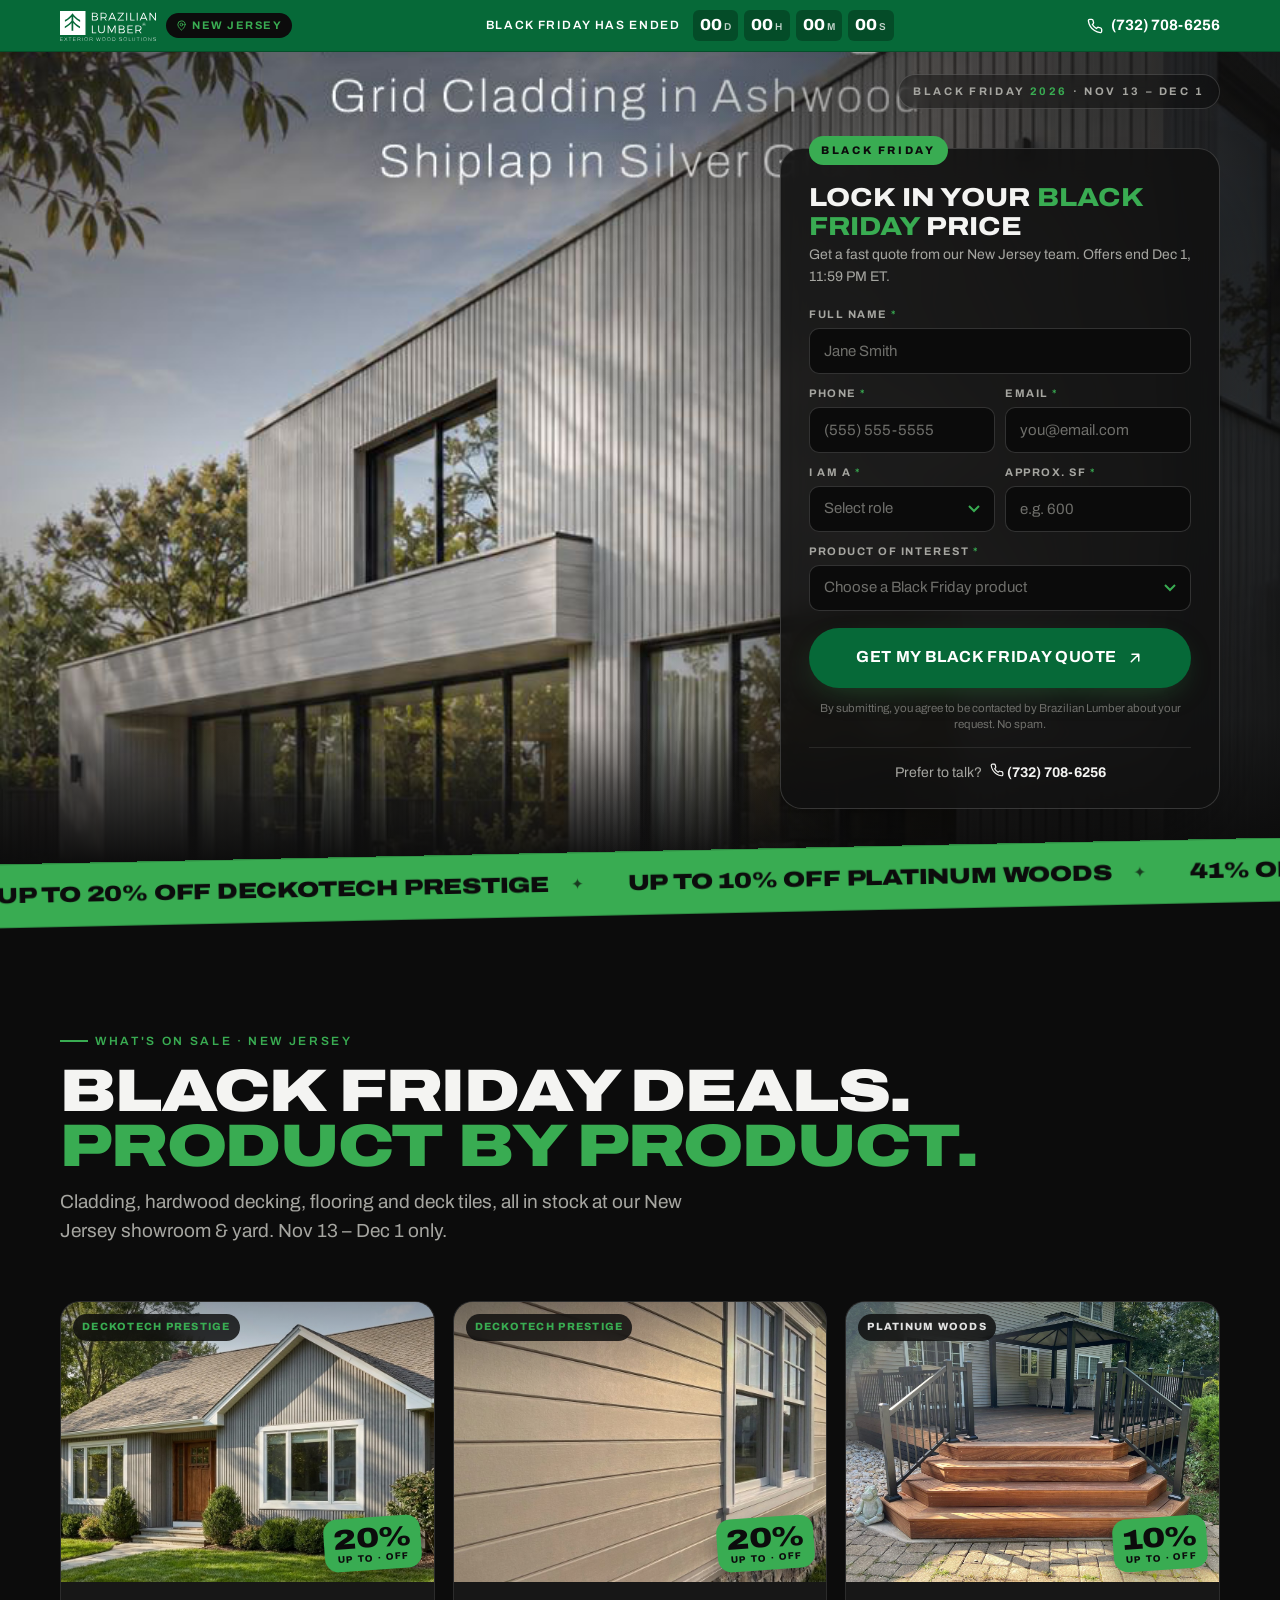
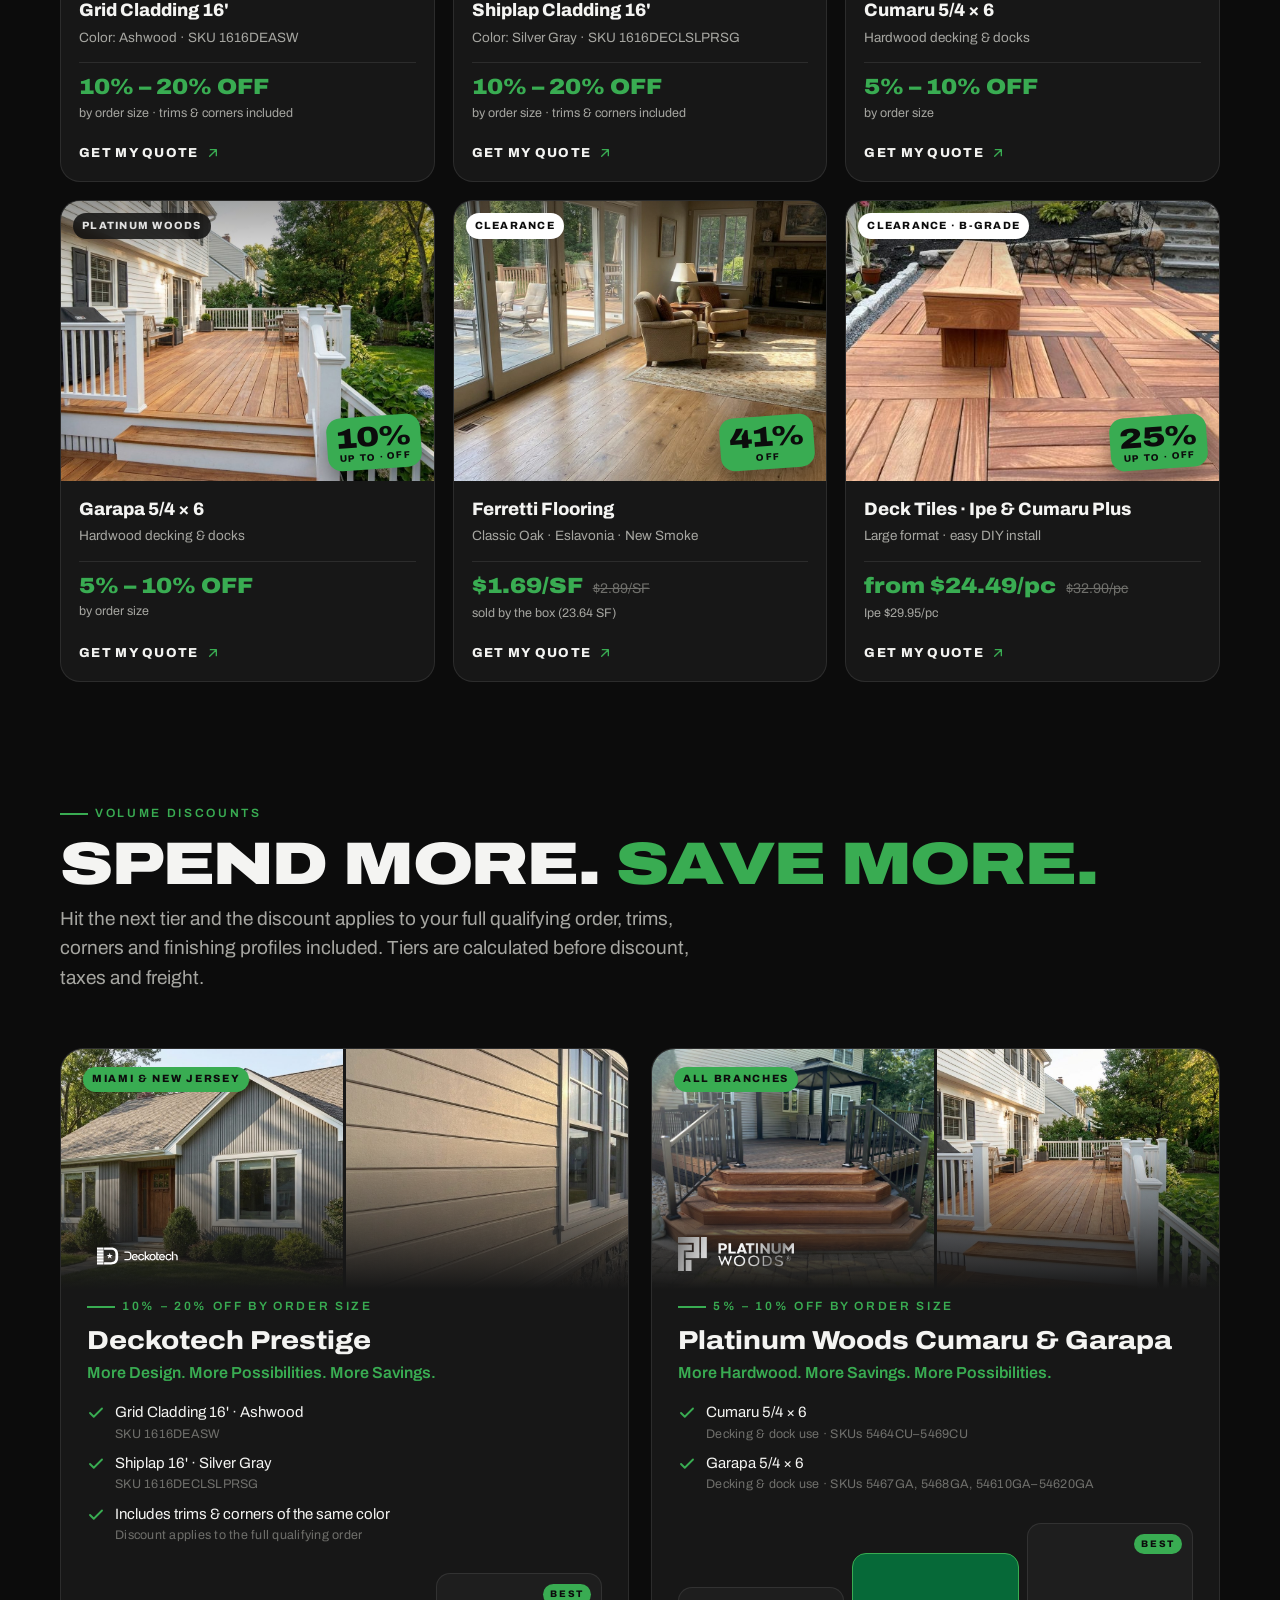
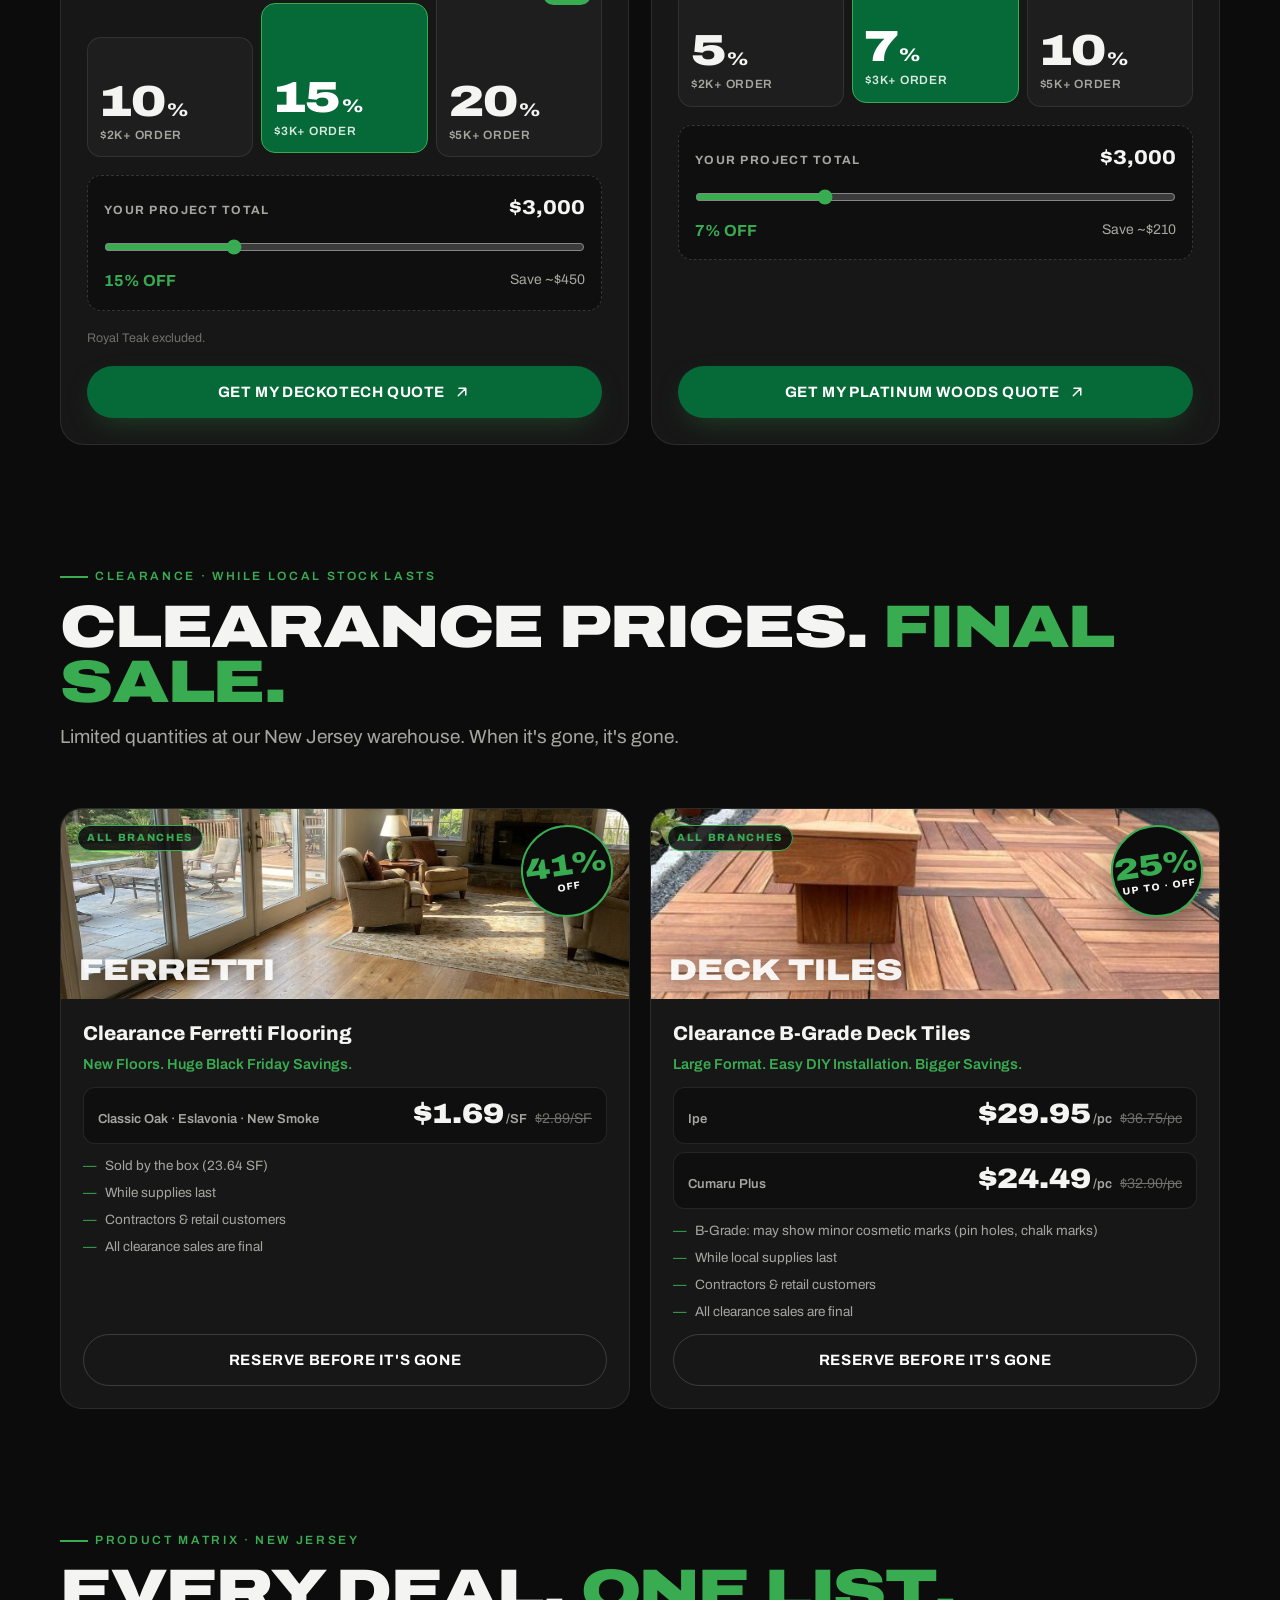
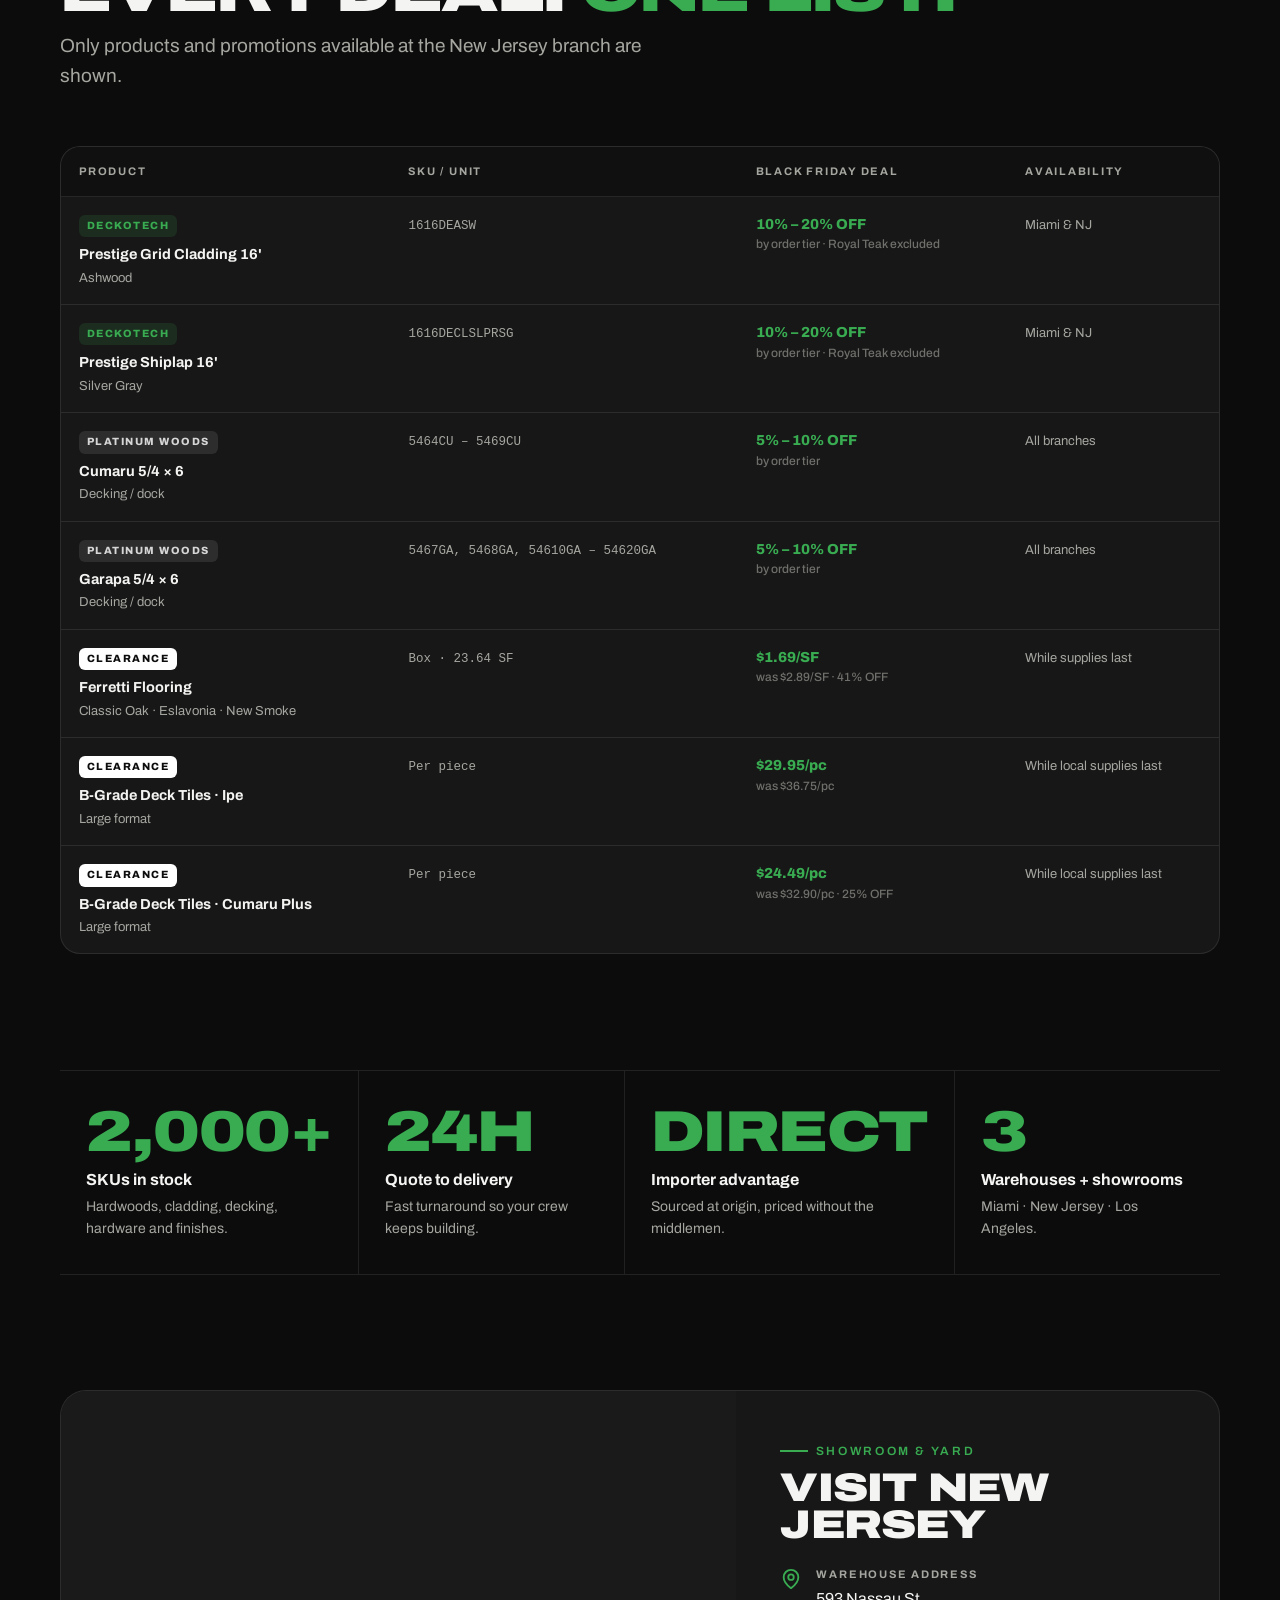
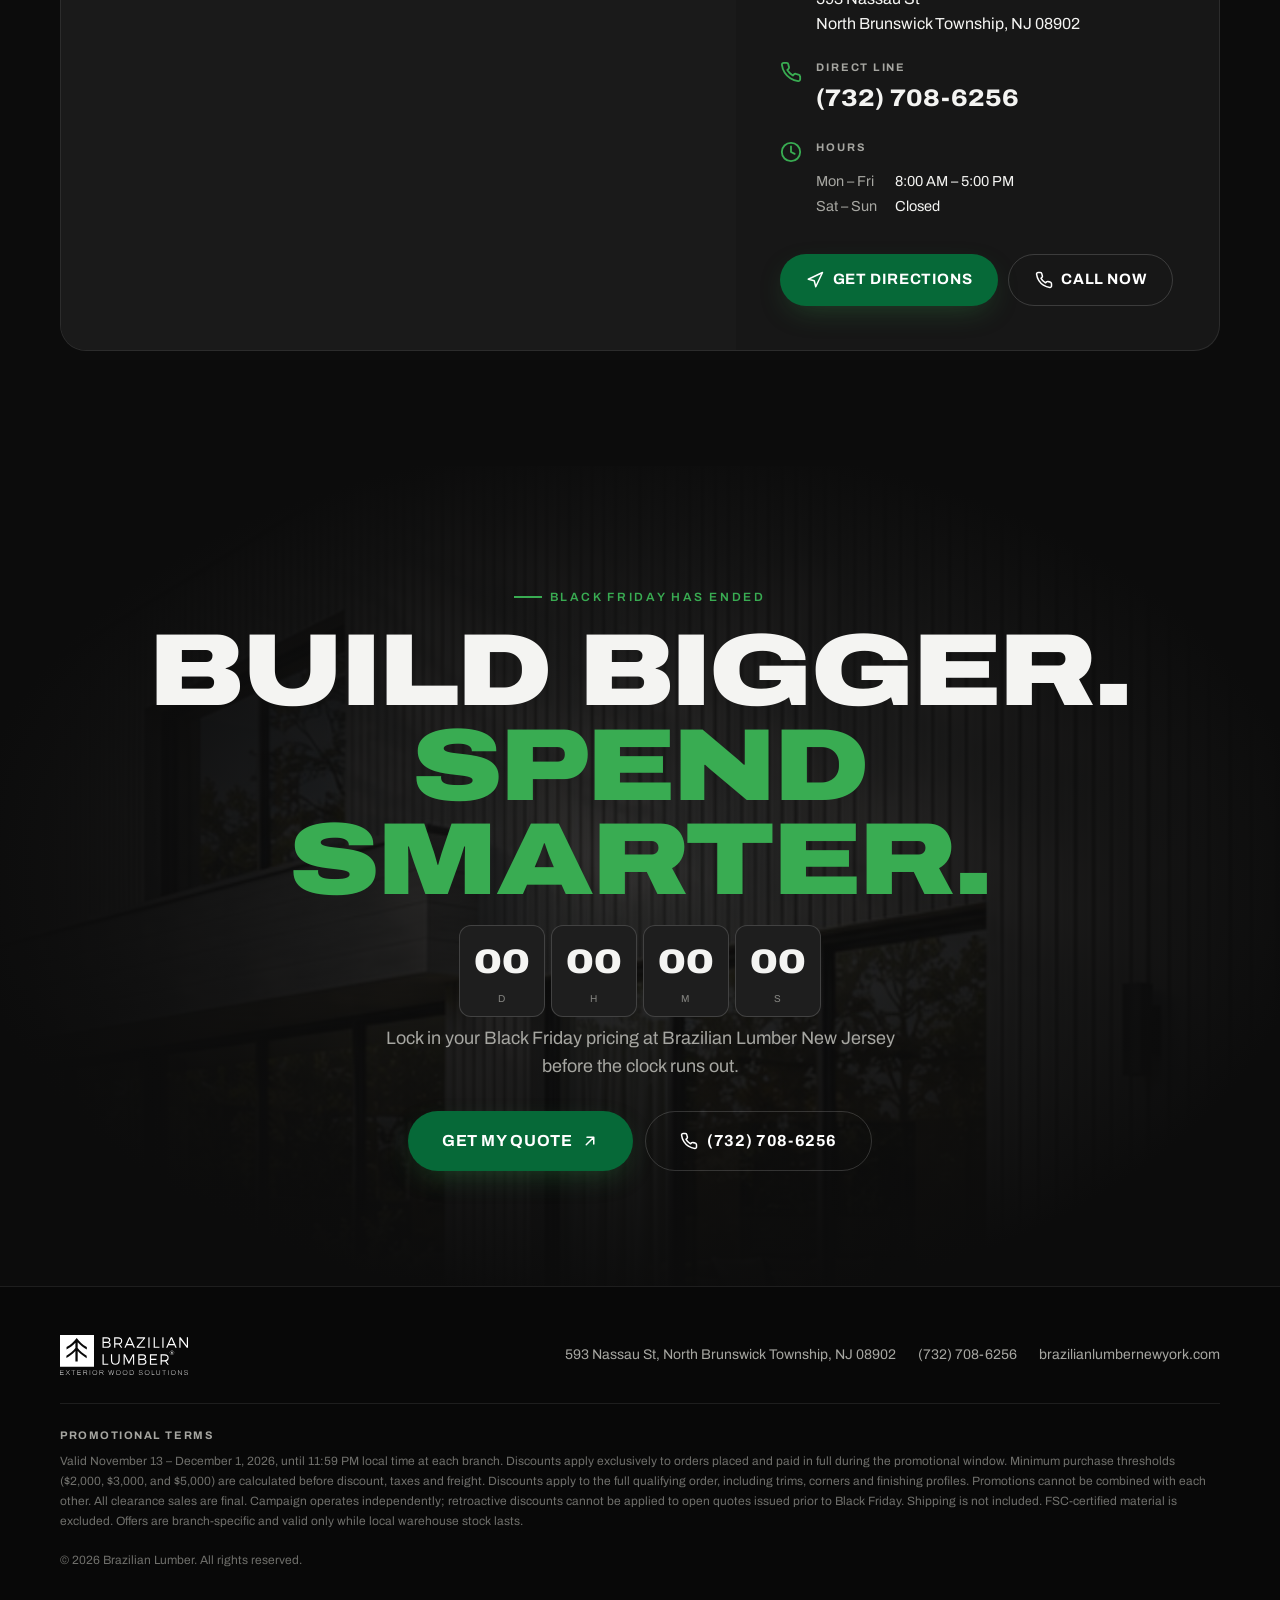
<file: new-jersey/index.html>
<!doctype html>
<html lang="en">
<head>
<meta charset="utf-8">
<meta name="viewport" content="width=device-width, initial-scale=1, viewport-fit=cover">
<title>Black Friday 2026 · Brazilian Lumber New Jersey · Up to 20% OFF</title>
<meta name="description" content="Build bigger, spend smarter. Black Friday at Brazilian Lumber New Jersey: Nov 13 – Dec 1, 2026. Volume discounts on Deckotech and Platinum Woods plus clearance deals.">
<meta name="theme-color" content="#066938">
<meta property="og:title" content="Black Friday 2026 · Brazilian Lumber New Jersey · Up to 20% OFF">
<meta property="og:description" content="Build bigger, spend smarter. Black Friday at Brazilian Lumber New Jersey: Nov 13 – Dec 1, 2026. Volume discounts on Deckotech and Platinum Woods plus clearance deals.">
<meta property="og:image" content="../assets/img/new-jersey-desktop.jpg?v=1794429323">
<link rel="preload" href="../assets/fonts/Archivo-Variable.ttf?v=1794429328" as="font" type="font/ttf" crossorigin>
<link rel="stylesheet" href="../assets/css/bf.css?v=1794518632">
<!-- TRACKING (Manuel): Meta Pixel + Google tag go here. Branch: new-jersey -->
</head>
<body data-branch="new-jersey" data-deadline="2026-12-02T04:59:59Z">
<div class="topbar" role="banner">
  <div class="wrap">
    <div class="topbar__branch"><a class="topbar__logo" href="#top" aria-label="Brazilian Lumber"><img src="../assets/logos/brl-logo-white.svg?v=1794429323" alt="Brazilian Lumber" width="96" height="30"></a><span class="tag"><svg class="ico" viewBox="0 0 24 24" fill="none" stroke="currentColor" stroke-width="2" stroke-linecap="round" stroke-linejoin="round" aria-hidden="true"><path d="M20 10c0 6-8 12-8 12s-8-6-8-12a8 8 0 0 1 16 0z"/><circle cx="12" cy="10" r="3"/></svg> New Jersey</span></div>
    <div class="topbar__count"><span class="label" data-countdown-label>Black Friday ends in</span><div class="countdown " data-countdown aria-live="off"><span class="countdown__unit"><b data-u="d">00</b><small>d</small></span><span class="countdown__unit"><b data-u="h">00</b><small>h</small></span><span class="countdown__unit"><b data-u="m">00</b><small>m</small></span><span class="countdown__unit"><b data-u="s">00</b><small>s</small></span></div></div>
    <a class="topbar__phone" href="tel:+17327086256" aria-label="Call New Jersey showroom (732) 708-6256"><svg class="ico" viewBox="0 0 24 24" fill="none" stroke="currentColor" stroke-width="2" stroke-linecap="round" stroke-linejoin="round" aria-hidden="true"><path d="M22 16.9v3a2 2 0 0 1-2.2 2 19.8 19.8 0 0 1-8.6-3.1 19.5 19.5 0 0 1-6-6A19.8 19.8 0 0 1 2.1 4.2 2 2 0 0 1 4.1 2h3a2 2 0 0 1 2 1.7c.1.9.4 1.8.7 2.7a2 2 0 0 1-.5 2.1L8 9.8a16 16 0 0 0 6 6l1.3-1.3a2 2 0 0 1 2.1-.4c.9.3 1.8.6 2.7.7a2 2 0 0 1 1.7 2z"/></svg><span class="num">(732) 708-6256</span></a>
  </div>
</div>
<header class="header">
  <div class="wrap">
    <span></span>
    <span class="header__badge">Black Friday <b>2026</b> · Nov 13 – Dec 1</span>
  </div>
</header>
<main>
<section class="hero" id="top">
  <h1 class="sr-only">Black Friday at Brazilian Lumber New Jersey: up to 20% off Deckotech Prestige and up to 10% off Platinum Woods hardwoods</h1>
  <div class="hero__media">
    <picture>
      <source media="(max-width: 760px)" srcset="../assets/img/new-jersey-mobile.jpg?v=1794429323">
      <img src="../assets/img/new-jersey-desktop.jpg?v=1794429323" alt="Up to 20% off Deckotech Prestige Grid Cladding in Ashwood and Shiplap in Silver Gray. Black Friday deals valid Nov 13 – Dec 1, 2026 at the New Jersey location." width="2401" height="1201" fetchpriority="high">
    </picture>
    <a class="hero__link" href="#quote" aria-label="Get it now: request your Black Friday quote" tabindex="-1"></a>
  </div>
  <div class="wrap hero__inner">
    <form class="form-card" id="lead-form" action="#" method="post" novalidate
      data-crm="salesforce-flowsly" data-branch="new-jersey">
  <!-- DEV (Nicolas): set action to the Salesforce / Flowsly endpoint. Leads route by the "branch" field. -->
  <h2 id="quote">Lock in your <em>Black Friday</em> price</h2>
  <p class="sub">Get a fast quote from our New Jersey team. Offers end Dec 1, 11:59 PM ET.</p>

  <input type="hidden" name="branch" value="new-jersey">
  <input type="hidden" name="campaign" value="black-friday-2026">
  <input type="hidden" name="landing_page" value="">
  <input type="hidden" name="utm_source"><input type="hidden" name="utm_medium"><input type="hidden" name="utm_campaign">
  <input type="hidden" name="utm_term"><input type="hidden" name="utm_content"><input type="hidden" name="gclid"><input type="hidden" name="fbclid">

  <div class="field">
    <label for="full_name">Full name <span class="req">*</span></label>
    <input id="full_name" name="full_name" type="text" autocomplete="name" placeholder="Jane Smith" required>
    <span class="err">Please enter your full name.</span>
  </div>
  <div class="row-2">
    <div class="field">
      <label for="phone">Phone <span class="req">*</span></label>
      <input id="phone" name="phone" type="tel" autocomplete="tel" inputmode="tel" placeholder="(555) 555-5555" required>
      <span class="err">Enter a valid phone number.</span>
    </div>
    <div class="field">
      <label for="email">Email <span class="req">*</span></label>
      <input id="email" name="email" type="email" autocomplete="email" placeholder="you@email.com" required>
      <span class="err">Enter a valid email.</span>
    </div>
  </div>
  <div class="row-2">
    <div class="field">
      <label for="role">I am a <span class="req">*</span></label>
      <select id="role" name="role" required>
        <option value="" disabled selected>Select role</option>
        <option value="contractor">Contractor</option>
        <option value="architect-designer">Architect / Designer</option>
        <option value="homeowner">Homeowner</option>
      </select>
      <span class="err">Select your role.</span>
    </div>
    <div class="field">
      <label for="approx_sf">Approx. SF <span class="req">*</span></label>
      <input id="approx_sf" name="approx_sf" type="number" min="1" inputmode="numeric" placeholder="e.g. 600" required>
      <span class="err">Enter approximate square feet.</span>
    </div>
  </div>
  <div class="field">
    <label for="product_interest">Product of interest <span class="req">*</span></label>
    <select id="product_interest" name="product_interest" required>
      <option value="" disabled selected>Choose a Black Friday product</option>
      <option value="dkt-ashwood">Deckotech Prestige · Grid Cladding Ashwood</option><option value="dkt-silvergray">Deckotech Prestige · Shiplap Silver Gray</option><option value="pw-cumaru">Platinum Woods · Cumaru 5/4 × 6</option><option value="pw-garapa">Platinum Woods · Garapa 5/4 × 6</option><option value="clr-ferretti">Clearance · Ferretti Flooring</option><option value="clr-tiles">Clearance · B-Grade Deck Tiles</option><option value="multiple">Multiple products / not sure yet</option>
    </select>
    <span class="err">Choose a product.</span>
  </div>
  <button class="btn btn--block btn--lg" type="submit">Get my Black Friday quote <svg class="ico" viewBox="0 0 24 24" fill="none" stroke="currentColor" stroke-width="2" stroke-linecap="round" stroke-linejoin="round" aria-hidden="true"><path d="M7 17 17 7M8 7h9v9"/></svg></button>
  <p class="form-note">By submitting, you agree to be contacted by Brazilian Lumber about your request. No spam.</p>
  <div class="form-alt">Prefer to talk? <a href="tel:+17327086256"><svg class="ico" viewBox="0 0 24 24" fill="none" stroke="currentColor" stroke-width="2" stroke-linecap="round" stroke-linejoin="round" aria-hidden="true"><path d="M22 16.9v3a2 2 0 0 1-2.2 2 19.8 19.8 0 0 1-8.6-3.1 19.5 19.5 0 0 1-6-6A19.8 19.8 0 0 1 2.1 4.2 2 2 0 0 1 4.1 2h3a2 2 0 0 1 2 1.7c.1.9.4 1.8.7 2.7a2 2 0 0 1-.5 2.1L8 9.8a16 16 0 0 0 6 6l1.3-1.3a2 2 0 0 1 2.1-.4c.9.3 1.8.6 2.7.7a2 2 0 0 1 1.7 2z"/></svg> (732) 708-6256</a></div>
</form>

  </div>
</section>
<div class="ticker" aria-hidden="true"><div class="ticker__track"><span class="ticker__item">Up to 20% OFF Deckotech Prestige</span><span class="ticker__item">Up to 10% OFF Platinum Woods</span><span class="ticker__item">41% OFF Ferretti Flooring</span><span class="ticker__item">Up to 25% OFF Deck Tiles</span><span class="ticker__item">Build bigger, spend smarter</span><span class="ticker__item">Up to 20% OFF Deckotech Prestige</span><span class="ticker__item">Up to 10% OFF Platinum Woods</span><span class="ticker__item">41% OFF Ferretti Flooring</span><span class="ticker__item">Up to 25% OFF Deck Tiles</span><span class="ticker__item">Build bigger, spend smarter</span><span class="ticker__item">Up to 20% OFF Deckotech Prestige</span><span class="ticker__item">Up to 10% OFF Platinum Woods</span><span class="ticker__item">41% OFF Ferretti Flooring</span><span class="ticker__item">Up to 25% OFF Deck Tiles</span><span class="ticker__item">Build bigger, spend smarter</span><span class="ticker__item">Up to 20% OFF Deckotech Prestige</span><span class="ticker__item">Up to 10% OFF Platinum Woods</span><span class="ticker__item">41% OFF Ferretti Flooring</span><span class="ticker__item">Up to 25% OFF Deck Tiles</span><span class="ticker__item">Build bigger, spend smarter</span></div></div>
<section class="section" id="deals" style="padding-top: clamp(72px, 9vw, 110px)">
  <div class="wrap">
    <div class="section-head reveal">
      <span class="eyebrow">What's on sale · New Jersey</span>
      <h2 class="h2 display">Black Friday deals.<br><em>Product by product.</em></h2>
      <p class="lead">Cladding, hardwood decking, flooring and deck tiles, all in stock at our New Jersey showroom &amp; yard. Nov 13 – Dec 1 only.</p>
    </div>
    <div class="p-grid p-grid--3"><article class="p-card reveal">
      <a class="p-card__media" href="#quote" data-product="dkt-ashwood" tabindex="-1" aria-hidden="true">
        <img src="../assets/img/products/new-jersey/dkt-ashwood.jpg?v=1794517347" alt="Grid Cladding 16' (Color: Ashwood · SKU 1616DEASW)" loading="lazy">
        <span class="p-card__chip chip--dkt">Deckotech Prestige</span>
        <span class="p-card__badge"><b>20%</b><small>Up to · Off</small></span>
      </a>
      <div class="p-card__body">
        <h3 class="p-card__name">Grid Cladding 16'</h3>
        <p class="p-card__spec">Color: Ashwood · SKU 1616DEASW</p>
        <div class="p-card__price"><b>10% – 20% OFF</b><span>by order size · trims &amp; corners included</span></div>
        <a class="p-card__cta" href="#quote" data-product="dkt-ashwood">Get my quote <svg class="ico" viewBox="0 0 24 24" fill="none" stroke="currentColor" stroke-width="2" stroke-linecap="round" stroke-linejoin="round" aria-hidden="true"><path d="M7 17 17 7M8 7h9v9"/></svg></a>
      </div>
    </article><article class="p-card reveal">
      <a class="p-card__media" href="#quote" data-product="dkt-silvergray" tabindex="-1" aria-hidden="true">
        <img src="../assets/img/products/new-jersey/dkt-silvergray.jpg?v=1794517347" alt="Shiplap Cladding 16' (Color: Silver Gray · SKU 1616DECLSLPRSG)" loading="lazy">
        <span class="p-card__chip chip--dkt">Deckotech Prestige</span>
        <span class="p-card__badge"><b>20%</b><small>Up to · Off</small></span>
      </a>
      <div class="p-card__body">
        <h3 class="p-card__name">Shiplap Cladding 16'</h3>
        <p class="p-card__spec">Color: Silver Gray · SKU 1616DECLSLPRSG</p>
        <div class="p-card__price"><b>10% – 20% OFF</b><span>by order size · trims &amp; corners included</span></div>
        <a class="p-card__cta" href="#quote" data-product="dkt-silvergray">Get my quote <svg class="ico" viewBox="0 0 24 24" fill="none" stroke="currentColor" stroke-width="2" stroke-linecap="round" stroke-linejoin="round" aria-hidden="true"><path d="M7 17 17 7M8 7h9v9"/></svg></a>
      </div>
    </article><article class="p-card reveal">
      <a class="p-card__media" href="#quote" data-product="pw-cumaru" tabindex="-1" aria-hidden="true">
        <img src="../assets/img/products/new-jersey/pw-cumaru.jpg?v=1794517347" alt="Cumaru 5/4 × 6 (Hardwood decking &amp; docks)" loading="lazy">
        <span class="p-card__chip chip--pw">Platinum Woods</span>
        <span class="p-card__badge"><b>10%</b><small>Up to · Off</small></span>
      </a>
      <div class="p-card__body">
        <h3 class="p-card__name">Cumaru 5/4 × 6</h3>
        <p class="p-card__spec">Hardwood decking &amp; docks</p>
        <div class="p-card__price"><b>5% – 10% OFF</b><span>by order size</span></div>
        <a class="p-card__cta" href="#quote" data-product="pw-cumaru">Get my quote <svg class="ico" viewBox="0 0 24 24" fill="none" stroke="currentColor" stroke-width="2" stroke-linecap="round" stroke-linejoin="round" aria-hidden="true"><path d="M7 17 17 7M8 7h9v9"/></svg></a>
      </div>
    </article><article class="p-card reveal">
      <a class="p-card__media" href="#quote" data-product="pw-garapa" tabindex="-1" aria-hidden="true">
        <img src="../assets/img/products/new-jersey/pw-garapa.jpg?v=1794517347" alt="Garapa 5/4 × 6 (Hardwood decking &amp; docks)" loading="lazy">
        <span class="p-card__chip chip--pw">Platinum Woods</span>
        <span class="p-card__badge"><b>10%</b><small>Up to · Off</small></span>
      </a>
      <div class="p-card__body">
        <h3 class="p-card__name">Garapa 5/4 × 6</h3>
        <p class="p-card__spec">Hardwood decking &amp; docks</p>
        <div class="p-card__price"><b>5% – 10% OFF</b><span>by order size</span></div>
        <a class="p-card__cta" href="#quote" data-product="pw-garapa">Get my quote <svg class="ico" viewBox="0 0 24 24" fill="none" stroke="currentColor" stroke-width="2" stroke-linecap="round" stroke-linejoin="round" aria-hidden="true"><path d="M7 17 17 7M8 7h9v9"/></svg></a>
      </div>
    </article><article class="p-card reveal">
      <a class="p-card__media" href="#quote" data-product="clr-ferretti" tabindex="-1" aria-hidden="true">
        <img src="../assets/img/products/new-jersey/clr-ferretti.jpg?v=1794517347" alt="Ferretti Flooring (Classic Oak · Eslavonia · New Smoke)" loading="lazy">
        <span class="p-card__chip chip--clr">Clearance</span>
        <span class="p-card__badge"><b>41%</b><small>Off</small></span>
      </a>
      <div class="p-card__body">
        <h3 class="p-card__name">Ferretti Flooring</h3>
        <p class="p-card__spec">Classic Oak · Eslavonia · New Smoke</p>
        <div class="p-card__price"><b>$1.69/SF</b><s>$2.89/SF</s><span>sold by the box (23.64 SF)</span></div>
        <a class="p-card__cta" href="#quote" data-product="clr-ferretti">Get my quote <svg class="ico" viewBox="0 0 24 24" fill="none" stroke="currentColor" stroke-width="2" stroke-linecap="round" stroke-linejoin="round" aria-hidden="true"><path d="M7 17 17 7M8 7h9v9"/></svg></a>
      </div>
    </article><article class="p-card reveal">
      <a class="p-card__media" href="#quote" data-product="clr-tiles" tabindex="-1" aria-hidden="true">
        <img src="../assets/img/products/new-jersey/clr-tiles.jpg?v=1794517347" alt="Deck Tiles · Ipe &amp; Cumaru Plus (Large format · easy DIY install)" loading="lazy">
        <span class="p-card__chip chip--clr">Clearance · B-Grade</span>
        <span class="p-card__badge"><b>25%</b><small>Up to · Off</small></span>
      </a>
      <div class="p-card__body">
        <h3 class="p-card__name">Deck Tiles · Ipe &amp; Cumaru Plus</h3>
        <p class="p-card__spec">Large format · easy DIY install</p>
        <div class="p-card__price"><b>from $24.49/pc</b><s>$32.90/pc</s><span>Ipe $29.95/pc</span></div>
        <a class="p-card__cta" href="#quote" data-product="clr-tiles">Get my quote <svg class="ico" viewBox="0 0 24 24" fill="none" stroke="currentColor" stroke-width="2" stroke-linecap="round" stroke-linejoin="round" aria-hidden="true"><path d="M7 17 17 7M8 7h9v9"/></svg></a>
      </div>
    </article></div>
  </div>
</section>
<section class="section" style="padding-top: 0">
  <div class="wrap">
    <div class="section-head reveal">
      <span class="eyebrow">Volume discounts</span>
      <h2 class="h2 display">Spend more. <em>Save more.</em></h2>
      <p class="lead">Hit the next tier and the discount applies to your full qualifying order, trims, corners and finishing profiles included. Tiers are calculated before discount, taxes and freight.</p>
    </div>
    <div class="tiers">
      <article class="tier-block reveal" id="deckotech" data-estimator data-tiers="[[2000,10],[3000,15],[5000,20]]">
    <div class="tier-block__media">
      <div class="tier-block__split"><img src="../assets/img/products/new-jersey/dkt-ashwood.jpg?v=1794517347" alt="" loading="lazy"><img src="../assets/img/products/new-jersey/dkt-silvergray.jpg?v=1794517347" alt="" loading="lazy"></div>
      <span class="flag">Miami &amp; New Jersey</span>
      <img class="tier-block__logo tier-block__logo--dkt" src="../assets/logos/deckotech-logo.svg?v=1794429323" alt="Deckotech">
    </div>
    <div class="tier-block__body">
      <span class="eyebrow">10% – 20% OFF by order size</span>
      <h3 class="tier-block__title">Deckotech Prestige</h3>
      <p class="tier-block__tagline">More Design. More Possibilities. More Savings.</p>
      <ul class="prod-list"><li><svg class="ico" viewBox="0 0 24 24" fill="none" stroke="currentColor" stroke-width="2.5" stroke-linecap="round" stroke-linejoin="round" aria-hidden="true"><path d="M20 6 9 17l-5-5"/></svg><span>Grid Cladding 16' · Ashwood<small>SKU 1616DEASW</small></span></li><li><svg class="ico" viewBox="0 0 24 24" fill="none" stroke="currentColor" stroke-width="2.5" stroke-linecap="round" stroke-linejoin="round" aria-hidden="true"><path d="M20 6 9 17l-5-5"/></svg><span>Shiplap 16' · Silver Gray<small>SKU 1616DECLSLPRSG</small></span></li><li><svg class="ico" viewBox="0 0 24 24" fill="none" stroke="currentColor" stroke-width="2.5" stroke-linecap="round" stroke-linejoin="round" aria-hidden="true"><path d="M20 6 9 17l-5-5"/></svg><span>Includes trims &amp; corners of the same color<small>Discount applies to the full qualifying order</small></span></li></ul>
      <div class="ladder"><div class="step"><div class="step__pct display">10<small>%</small></div><div class="step__min">$2K+ order</div></div><div class="step"><div class="step__pct display">15<small>%</small></div><div class="step__min">$3K+ order</div></div><div class="step"><div class="step__pct display">20<small>%</small></div><div class="step__min">$5K+ order</div></div></div>
      <div class="estimator">
        <div class="estimator__label"><span>Your project total</span><output data-out="total">$3,000</output></div>
        <input type="range" min="500" max="10000" step="250" value="3000" aria-label="Estimated project total for Deckotech">
        <div class="estimator__result"><b data-out="pct"></b><span data-out="save"></span></div>
      </div>
      <p class="fine">Royal Teak excluded.</p>
      <a class="btn btn--block" href="#quote" data-product="dkt-ashwood">Get my Deckotech quote <svg class="ico" viewBox="0 0 24 24" fill="none" stroke="currentColor" stroke-width="2" stroke-linecap="round" stroke-linejoin="round" aria-hidden="true"><path d="M7 17 17 7M8 7h9v9"/></svg></a>
    </div>
  </article>
      <article class="tier-block reveal" id="platinum-woods" data-estimator data-tiers="[[2000,5],[3000,7],[5000,10]]">
    <div class="tier-block__media">
      <div class="tier-block__split"><img src="../assets/img/products/new-jersey/pw-cumaru.jpg?v=1794517347" alt="" loading="lazy"><img src="../assets/img/products/new-jersey/pw-garapa.jpg?v=1794517347" alt="" loading="lazy"></div>
      <span class="flag">All branches</span>
      <img class="tier-block__logo " src="../assets/logos/platinum-logo.png?v=1794429323" alt="Platinum Woods">
    </div>
    <div class="tier-block__body">
      <span class="eyebrow">5% – 10% OFF by order size</span>
      <h3 class="tier-block__title">Platinum Woods Cumaru &amp; Garapa</h3>
      <p class="tier-block__tagline">More Hardwood. More Savings. More Possibilities.</p>
      <ul class="prod-list"><li><svg class="ico" viewBox="0 0 24 24" fill="none" stroke="currentColor" stroke-width="2.5" stroke-linecap="round" stroke-linejoin="round" aria-hidden="true"><path d="M20 6 9 17l-5-5"/></svg><span>Cumaru 5/4 × 6<small>Decking &amp; dock use · SKUs 5464CU–5469CU</small></span></li><li><svg class="ico" viewBox="0 0 24 24" fill="none" stroke="currentColor" stroke-width="2.5" stroke-linecap="round" stroke-linejoin="round" aria-hidden="true"><path d="M20 6 9 17l-5-5"/></svg><span>Garapa 5/4 × 6<small>Decking &amp; dock use · SKUs 5467GA, 5468GA, 54610GA–54620GA</small></span></li></ul>
      <div class="ladder"><div class="step"><div class="step__pct display">5<small>%</small></div><div class="step__min">$2K+ order</div></div><div class="step"><div class="step__pct display">7<small>%</small></div><div class="step__min">$3K+ order</div></div><div class="step"><div class="step__pct display">10<small>%</small></div><div class="step__min">$5K+ order</div></div></div>
      <div class="estimator">
        <div class="estimator__label"><span>Your project total</span><output data-out="total">$3,000</output></div>
        <input type="range" min="500" max="10000" step="250" value="3000" aria-label="Estimated project total for Platinum Woods">
        <div class="estimator__result"><b data-out="pct"></b><span data-out="save"></span></div>
      </div>
      
      <a class="btn btn--block" href="#quote" data-product="pw-cumaru">Get my Platinum Woods quote <svg class="ico" viewBox="0 0 24 24" fill="none" stroke="currentColor" stroke-width="2" stroke-linecap="round" stroke-linejoin="round" aria-hidden="true"><path d="M7 17 17 7M8 7h9v9"/></svg></a>
    </div>
  </article>
    </div>
  </div>
</section>
<section class="section" id="clearance" style="padding-top: 0">
  <div class="wrap">
    <div class="section-head reveal">
      <span class="eyebrow">Clearance · while local stock lasts</span>
      <h2 class="h2 display">Clearance prices. <em>Final sale.</em></h2>
      <p class="lead">Limited quantities at our New Jersey warehouse. When it's gone, it's gone.</p>
    </div>
    <div class="clearance-grid"><article class="c-card reveal" id="ferretti">
      <div class="c-card__visual">
        <img src="../assets/img/products/new-jersey/clr-ferretti.jpg?v=1794517347" alt="" loading="lazy">
        <span class="flag flag--outline">All branches</span>
        <div class="c-card__pct"><div><b>41%</b><small>OFF</small></div></div>
        <span class="c-card__species">Ferretti</span>
      </div>
      <div class="c-card__body">
        <h3 class="c-card__title">Clearance Ferretti Flooring</h3>
        <p class="c-card__tag">New Floors. Huge Black Friday Savings.</p>
        <div class="price-rows"><div class="price"><span class="price__name">Classic Oak · Eslavonia · New Smoke</span>
          <span><span class="price__now">$1.69<small>/SF</small></span><span class="price__was">$2.89/SF</span></span></div></div>
        <ul><li>Sold by the box (23.64 SF)</li><li>While supplies last</li><li>Contractors &amp; retail customers</li><li>All clearance sales are final</li></ul>
        <a class="btn btn--ghost btn--block" href="#quote" data-product="clr-ferretti">Reserve before it's gone</a>
      </div>
    </article><article class="c-card reveal" id="deck-tiles">
      <div class="c-card__visual">
        <img src="../assets/img/products/new-jersey/clr-tiles.jpg?v=1794517347" alt="" loading="lazy">
        <span class="flag flag--outline">All branches</span>
        <div class="c-card__pct"><div><b>25%</b><small>UP TO · OFF</small></div></div>
        <span class="c-card__species">Deck Tiles</span>
      </div>
      <div class="c-card__body">
        <h3 class="c-card__title">Clearance B-Grade Deck Tiles</h3>
        <p class="c-card__tag">Large Format. Easy DIY Installation. Bigger Savings.</p>
        <div class="price-rows"><div class="price"><span class="price__name">Ipe</span>
          <span><span class="price__now">$29.95<small>/pc</small></span><span class="price__was">$36.75/pc</span></span></div><div class="price"><span class="price__name">Cumaru Plus</span>
          <span><span class="price__now">$24.49<small>/pc</small></span><span class="price__was">$32.90/pc</span></span></div></div>
        <ul><li>B-Grade: may show minor cosmetic marks (pin holes, chalk marks)</li><li>While local supplies last</li><li>Contractors &amp; retail customers</li><li>All clearance sales are final</li></ul>
        <a class="btn btn--ghost btn--block" href="#quote" data-product="clr-tiles">Reserve before it's gone</a>
      </div>
    </article></div>
  </div>
</section>
<section class="section" id="products" style="padding-top: 0">
  <div class="wrap">
    <div class="section-head reveal">
      <span class="eyebrow">Product matrix · New Jersey</span>
      <h2 class="h2 display">Every deal. <em>One list.</em></h2>
      <p class="lead">Only products and promotions available at the New Jersey branch are shown.</p>
    </div>
    <div class="reveal">
      <table class="matrix">
        <thead><tr><th>Product</th><th>SKU / unit</th><th>Black Friday deal</th><th>Availability</th></tr></thead>
        <tbody><tr>
        <td data-label="Product"><span class="line line--dkt">Deckotech</span><span class="pname">Prestige Grid Cladding 16'</span><span class="avail">Ashwood</span></td>
        <td data-label="SKU / unit"><span class="sku">1616DEASW</span></td>
        <td data-label="Black Friday deal"><span class="deal">10% – 20% OFF<small>by order tier · Royal Teak excluded</small></span></td>
        <td data-label="Availability"><span class="avail">Miami &amp; NJ</span></td>
      </tr><tr>
        <td data-label="Product"><span class="line line--dkt">Deckotech</span><span class="pname">Prestige Shiplap 16'</span><span class="avail">Silver Gray</span></td>
        <td data-label="SKU / unit"><span class="sku">1616DECLSLPRSG</span></td>
        <td data-label="Black Friday deal"><span class="deal">10% – 20% OFF<small>by order tier · Royal Teak excluded</small></span></td>
        <td data-label="Availability"><span class="avail">Miami &amp; NJ</span></td>
      </tr><tr>
        <td data-label="Product"><span class="line line--pw">Platinum Woods</span><span class="pname">Cumaru 5/4 × 6</span><span class="avail">Decking / dock</span></td>
        <td data-label="SKU / unit"><span class="sku">5464CU – 5469CU</span></td>
        <td data-label="Black Friday deal"><span class="deal">5% – 10% OFF<small>by order tier</small></span></td>
        <td data-label="Availability"><span class="avail">All branches</span></td>
      </tr><tr>
        <td data-label="Product"><span class="line line--pw">Platinum Woods</span><span class="pname">Garapa 5/4 × 6</span><span class="avail">Decking / dock</span></td>
        <td data-label="SKU / unit"><span class="sku">5467GA, 5468GA, 54610GA – 54620GA</span></td>
        <td data-label="Black Friday deal"><span class="deal">5% – 10% OFF<small>by order tier</small></span></td>
        <td data-label="Availability"><span class="avail">All branches</span></td>
      </tr><tr>
        <td data-label="Product"><span class="line line--clr">Clearance</span><span class="pname">Ferretti Flooring</span><span class="avail">Classic Oak · Eslavonia · New Smoke</span></td>
        <td data-label="SKU / unit"><span class="sku">Box · 23.64 SF</span></td>
        <td data-label="Black Friday deal"><span class="deal">$1.69/SF<small>was $2.89/SF · 41% OFF</small></span></td>
        <td data-label="Availability"><span class="avail">While supplies last</span></td>
      </tr><tr>
        <td data-label="Product"><span class="line line--clr">Clearance</span><span class="pname">B-Grade Deck Tiles · Ipe</span><span class="avail">Large format</span></td>
        <td data-label="SKU / unit"><span class="sku">Per piece</span></td>
        <td data-label="Black Friday deal"><span class="deal">$29.95/pc<small>was $36.75/pc</small></span></td>
        <td data-label="Availability"><span class="avail">While local supplies last</span></td>
      </tr><tr>
        <td data-label="Product"><span class="line line--clr">Clearance</span><span class="pname">B-Grade Deck Tiles · Cumaru Plus</span><span class="avail">Large format</span></td>
        <td data-label="SKU / unit"><span class="sku">Per piece</span></td>
        <td data-label="Black Friday deal"><span class="deal">$24.49/pc<small>was $32.90/pc · 25% OFF</small></span></td>
        <td data-label="Availability"><span class="avail">While local supplies last</span></td>
      </tr></tbody>
      </table>
    </div>
  </div>
</section>
<section class="section" style="padding-top: 0">
  <div class="wrap"><div class="why"><div class="why__item reveal"><div class="why__num display">2,000+</div><div class="why__label">SKUs in stock</div><div class="why__desc">Hardwoods, cladding, decking, hardware and finishes.</div></div><div class="why__item reveal"><div class="why__num display">24h</div><div class="why__label">Quote to delivery</div><div class="why__desc">Fast turnaround so your crew keeps building.</div></div><div class="why__item reveal"><div class="why__num display">Direct</div><div class="why__label">Importer advantage</div><div class="why__desc">Sourced at origin, priced without the middlemen.</div></div><div class="why__item reveal"><div class="why__num display">3</div><div class="why__label">Warehouses + showrooms</div><div class="why__desc">Miami · New Jersey · Los Angeles.</div></div></div></div>
</section>
<section class="section" id="showroom" style="padding-top: 0">
  <div class="wrap">
    <div class="showroom reveal">
      <div class="showroom__map">
        <iframe title="Map: Brazilian Lumber New Jersey" loading="lazy" referrerpolicy="no-referrer-when-downgrade"
          src="https://maps.google.com/maps?q=593+Nassau+St,+North+Brunswick+Township,+NJ+08902&amp;z=15&amp;output=embed"></iframe>
      </div>
      <div class="showroom__info">
        <div>
          <span class="eyebrow">Showroom &amp; yard</span>
          <h3 class="display">Visit New Jersey</h3>
        </div>
        <div class="info-row"><svg class="ico" viewBox="0 0 24 24" fill="none" stroke="currentColor" stroke-width="2" stroke-linecap="round" stroke-linejoin="round" aria-hidden="true"><path d="M20 10c0 6-8 12-8 12s-8-6-8-12a8 8 0 0 1 16 0z"/><circle cx="12" cy="10" r="3"/></svg><div><strong>Warehouse address</strong>593 Nassau St<br>North Brunswick Township, NJ 08902</div></div>
        <div class="info-row"><svg class="ico" viewBox="0 0 24 24" fill="none" stroke="currentColor" stroke-width="2" stroke-linecap="round" stroke-linejoin="round" aria-hidden="true"><path d="M22 16.9v3a2 2 0 0 1-2.2 2 19.8 19.8 0 0 1-8.6-3.1 19.5 19.5 0 0 1-6-6A19.8 19.8 0 0 1 2.1 4.2 2 2 0 0 1 4.1 2h3a2 2 0 0 1 2 1.7c.1.9.4 1.8.7 2.7a2 2 0 0 1-.5 2.1L8 9.8a16 16 0 0 0 6 6l1.3-1.3a2 2 0 0 1 2.1-.4c.9.3 1.8.6 2.7.7a2 2 0 0 1 1.7 2z"/></svg><div><strong>Direct line</strong><a class="big" href="tel:+17327086256">(732) 708-6256</a></div></div>
        <div class="info-row"><svg class="ico" viewBox="0 0 24 24" fill="none" stroke="currentColor" stroke-width="2" stroke-linecap="round" stroke-linejoin="round" aria-hidden="true"><circle cx="12" cy="12" r="10"/><path d="M12 6v6l4 2"/></svg><div><strong>Hours</strong><dl class="hours"><dt>Mon – Fri</dt><dd>8:00 AM – 5:00 PM</dd><dt>Sat – Sun</dt><dd>Closed</dd></dl></div></div>
        <div class="showroom__ctas">
          <a class="btn" href="https://www.google.com/maps/dir/?api=1&amp;destination=593+Nassau+St,+North+Brunswick+Township,+NJ+08902" target="_blank" rel="noopener"><svg class="ico" viewBox="0 0 24 24" fill="none" stroke="currentColor" stroke-width="2" stroke-linecap="round" stroke-linejoin="round" aria-hidden="true"><path d="m3 11 19-9-9 19-2-8-8-2z"/></svg> Get directions</a>
          <a class="btn btn--ghost" href="tel:+17327086256"><svg class="ico" viewBox="0 0 24 24" fill="none" stroke="currentColor" stroke-width="2" stroke-linecap="round" stroke-linejoin="round" aria-hidden="true"><path d="M22 16.9v3a2 2 0 0 1-2.2 2 19.8 19.8 0 0 1-8.6-3.1 19.5 19.5 0 0 1-6-6A19.8 19.8 0 0 1 2.1 4.2 2 2 0 0 1 4.1 2h3a2 2 0 0 1 2 1.7c.1.9.4 1.8.7 2.7a2 2 0 0 1-.5 2.1L8 9.8a16 16 0 0 0 6 6l1.3-1.3a2 2 0 0 1 2.1-.4c.9.3 1.8.6 2.7.7a2 2 0 0 1 1.7 2z"/></svg> Call now</a>
        </div>
      </div>
    </div>
  </div>
</section>
<section class="section final">
  <div class="final__bg"><img src="../assets/img/new-jersey-desktop.jpg?v=1794429323" alt="" loading="lazy"></div>
  <div class="wrap reveal">
    <span class="eyebrow" data-countdown-label>Black Friday ends Dec 1 · 11:59 PM ET</span>
    <h2 class="display">Build bigger.<em>Spend smarter.</em></h2>
    <div class="final__count"><div class="countdown " data-countdown aria-live="off"><span class="countdown__unit"><b data-u="d">00</b><small>d</small></span><span class="countdown__unit"><b data-u="h">00</b><small>h</small></span><span class="countdown__unit"><b data-u="m">00</b><small>m</small></span><span class="countdown__unit"><b data-u="s">00</b><small>s</small></span></div></div>
    <p>Lock in your Black Friday pricing at Brazilian Lumber New Jersey before the clock runs out.</p>
    <div class="final__ctas">
      <a class="btn btn--lg" href="#quote">Get my quote <svg class="ico" viewBox="0 0 24 24" fill="none" stroke="currentColor" stroke-width="2" stroke-linecap="round" stroke-linejoin="round" aria-hidden="true"><path d="M7 17 17 7M8 7h9v9"/></svg></a>
      <a class="btn btn--lg btn--ghost" href="tel:+17327086256"><svg class="ico" viewBox="0 0 24 24" fill="none" stroke="currentColor" stroke-width="2" stroke-linecap="round" stroke-linejoin="round" aria-hidden="true"><path d="M22 16.9v3a2 2 0 0 1-2.2 2 19.8 19.8 0 0 1-8.6-3.1 19.5 19.5 0 0 1-6-6A19.8 19.8 0 0 1 2.1 4.2 2 2 0 0 1 4.1 2h3a2 2 0 0 1 2 1.7c.1.9.4 1.8.7 2.7a2 2 0 0 1-.5 2.1L8 9.8a16 16 0 0 0 6 6l1.3-1.3a2 2 0 0 1 2.1-.4c.9.3 1.8.6 2.7.7a2 2 0 0 1 1.7 2z"/></svg> (732) 708-6256</a>
    </div>
  </div>
</section>
</main>
<footer class="footer">
  <div class="wrap">
    <div class="footer__top">
      <img src="../assets/logos/brl-logo-white.svg?v=1794429323" alt="Brazilian Lumber" width="128" height="40">
      <div class="footer__contact">
        <span>593 Nassau St, North Brunswick Township, NJ 08902</span>
        <a href="tel:+17327086256">(732) 708-6256</a>
        <a href="https://brazilianlumbernewyork.com" target="_blank" rel="noopener">brazilianlumbernewyork.com</a>
      </div>
    </div>
    <div class="legal">
      <strong>Promotional terms</strong>
      <p>Valid November 13 – December 1, 2026, until 11:59 PM local time at each branch. Discounts apply exclusively to orders placed and paid in full during the promotional window. Minimum purchase thresholds ($2,000, $3,000, and $5,000) are calculated before discount, taxes and freight. Discounts apply to the full qualifying order, including trims, corners and finishing profiles. Promotions cannot be combined with each other. All clearance sales are final. Campaign operates independently; retroactive discounts cannot be applied to open quotes issued prior to Black Friday. Shipping is not included. FSC-certified material is excluded. Offers are branch-specific and valid only while local warehouse stock lasts.</p>
    </div>
    <div class="copy">© 2026 Brazilian Lumber. All rights reserved.</div>
  </div>
</footer>
<div class="mbar">
  <a class="btn btn--ghost" href="tel:+17327086256"><svg class="ico" viewBox="0 0 24 24" fill="none" stroke="currentColor" stroke-width="2" stroke-linecap="round" stroke-linejoin="round" aria-hidden="true"><path d="M22 16.9v3a2 2 0 0 1-2.2 2 19.8 19.8 0 0 1-8.6-3.1 19.5 19.5 0 0 1-6-6A19.8 19.8 0 0 1 2.1 4.2 2 2 0 0 1 4.1 2h3a2 2 0 0 1 2 1.7c.1.9.4 1.8.7 2.7a2 2 0 0 1-.5 2.1L8 9.8a16 16 0 0 0 6 6l1.3-1.3a2 2 0 0 1 2.1-.4c.9.3 1.8.6 2.7.7a2 2 0 0 1 1.7 2z"/></svg> Call</a>
  <a class="btn" href="#quote">Get quote</a>
</div>
<script src="../assets/js/bf.js?v=1794429478" defer></script>
</body>
</html>
</file>
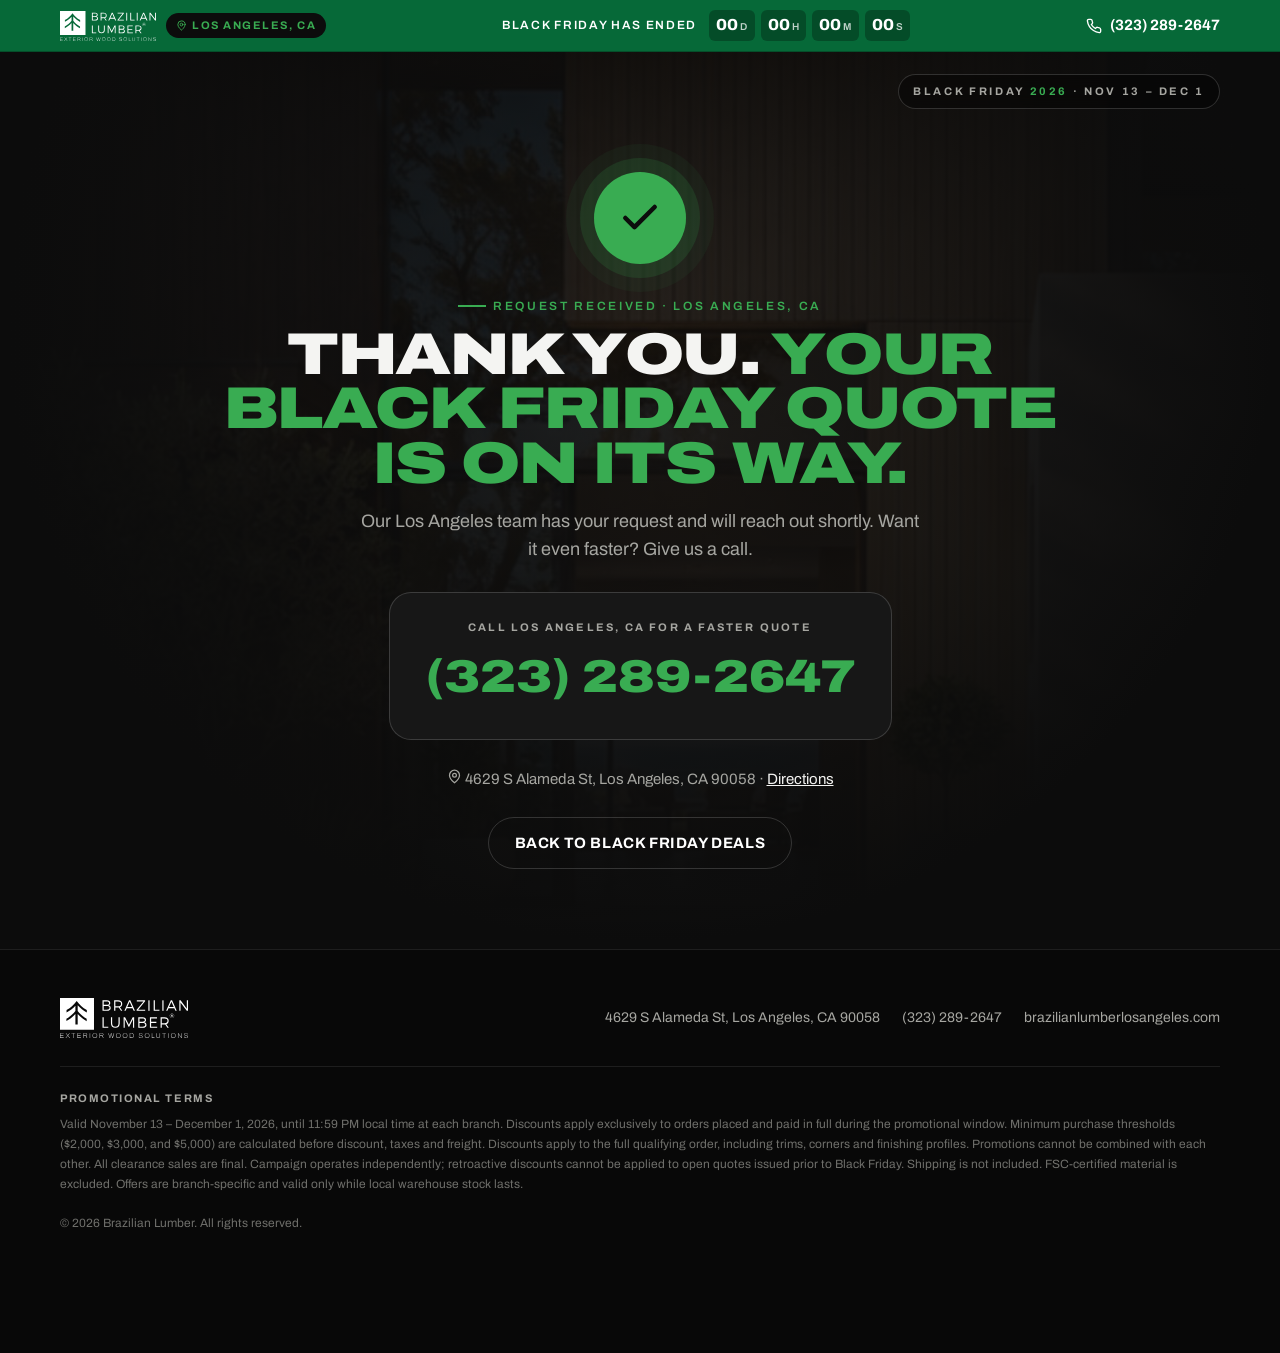
<file: los-angeles/thank-you.html>
<!doctype html>
<html lang="en">
<head>
<meta charset="utf-8">
<meta name="viewport" content="width=device-width, initial-scale=1, viewport-fit=cover">
<title>Thank you · Black Friday · Brazilian Lumber Los Angeles</title>
<meta name="description" content="Your Black Friday quote request was received.">
<meta name="theme-color" content="#066938">
<meta property="og:title" content="Thank you · Black Friday · Brazilian Lumber Los Angeles">
<meta property="og:description" content="Your Black Friday quote request was received.">
<meta property="og:image" content="../assets/img/los-angeles-desktop.jpg?v=1794429323">
<link rel="preload" href="../assets/fonts/Archivo-Variable.ttf?v=1794429328" as="font" type="font/ttf" crossorigin>
<link rel="stylesheet" href="../assets/css/bf.css?v=1794518632">
<!-- TRACKING (Manuel): Meta Pixel + Google tag go here. Branch: los-angeles -->
</head>
<body data-branch="los-angeles" data-deadline="2026-12-02T07:59:59Z">
<!-- TRACKING (Manuel): fire Lead / conversion events on this page. -->
<div class="topbar" role="banner">
  <div class="wrap">
    <div class="topbar__branch"><a class="topbar__logo" href="#top" aria-label="Brazilian Lumber"><img src="../assets/logos/brl-logo-white.svg?v=1794429323" alt="Brazilian Lumber" width="96" height="30"></a><span class="tag"><svg class="ico" viewBox="0 0 24 24" fill="none" stroke="currentColor" stroke-width="2" stroke-linecap="round" stroke-linejoin="round" aria-hidden="true"><path d="M20 10c0 6-8 12-8 12s-8-6-8-12a8 8 0 0 1 16 0z"/><circle cx="12" cy="10" r="3"/></svg> Los Angeles, CA</span></div>
    <div class="topbar__count"><span class="label" data-countdown-label>Black Friday ends in</span><div class="countdown " data-countdown aria-live="off"><span class="countdown__unit"><b data-u="d">00</b><small>d</small></span><span class="countdown__unit"><b data-u="h">00</b><small>h</small></span><span class="countdown__unit"><b data-u="m">00</b><small>m</small></span><span class="countdown__unit"><b data-u="s">00</b><small>s</small></span></div></div>
    <a class="topbar__phone" href="tel:+13232892647" aria-label="Call Los Angeles, CA showroom (323) 289-2647"><svg class="ico" viewBox="0 0 24 24" fill="none" stroke="currentColor" stroke-width="2" stroke-linecap="round" stroke-linejoin="round" aria-hidden="true"><path d="M22 16.9v3a2 2 0 0 1-2.2 2 19.8 19.8 0 0 1-8.6-3.1 19.5 19.5 0 0 1-6-6A19.8 19.8 0 0 1 2.1 4.2 2 2 0 0 1 4.1 2h3a2 2 0 0 1 2 1.7c.1.9.4 1.8.7 2.7a2 2 0 0 1-.5 2.1L8 9.8a16 16 0 0 0 6 6l1.3-1.3a2 2 0 0 1 2.1-.4c.9.3 1.8.6 2.7.7a2 2 0 0 1 1.7 2z"/></svg><span class="num">(323) 289-2647</span></a>
  </div>
</div>
<header class="header">
  <div class="wrap">
    <span></span>
    <span class="header__badge">Black Friday <b>2026</b> · Nov 13 – Dec 1</span>
  </div>
</header>
<main class="ty">
  <div class="ty__bg"><img src="../assets/img/los-angeles-desktop.jpg?v=1794429323" alt=""></div>
  <div class="wrap ty__card">
    <div class="ty__check"><svg class="ico" viewBox="0 0 24 24" fill="none" stroke="currentColor" stroke-width="2.5" stroke-linecap="round" stroke-linejoin="round" aria-hidden="true"><path d="M20 6 9 17l-5-5"/></svg></div>
    <span class="eyebrow">Request received · Los Angeles, CA</span>
    <h1 class="display">Thank you<span data-ty-name></span>. <em>Your Black Friday quote is on its way.</em></h1>
    <p>Our Los Angeles team has your request and will reach out shortly. <!-- TBD: response-time promise --> Want it even faster? Give us a call.</p>
    <a class="ty__call" href="tel:+13232892647"><small>Call Los Angeles, CA for a faster quote</small><b>(323) 289-2647</b></a>
    <div class="ty__addr"><svg class="ico" viewBox="0 0 24 24" fill="none" stroke="currentColor" stroke-width="2" stroke-linecap="round" stroke-linejoin="round" aria-hidden="true"><path d="M20 10c0 6-8 12-8 12s-8-6-8-12a8 8 0 0 1 16 0z"/><circle cx="12" cy="10" r="3"/></svg> 4629 S Alameda St, Los Angeles, CA 90058 · <a href="https://www.google.com/maps/dir/?api=1&amp;destination=4629+S+Alameda+St,+Los+Angeles,+CA+90058" target="_blank" rel="noopener">Directions</a></div>
    <a class="btn btn--ghost" href="index.html#deals">Back to Black Friday deals</a>
  </div>
</main>
<footer class="footer">
  <div class="wrap">
    <div class="footer__top">
      <img src="../assets/logos/brl-logo-white.svg?v=1794429323" alt="Brazilian Lumber" width="128" height="40">
      <div class="footer__contact">
        <span>4629 S Alameda St, Los Angeles, CA 90058</span>
        <a href="tel:+13232892647">(323) 289-2647</a>
        <a href="https://brazilianlumberlosangeles.com" target="_blank" rel="noopener">brazilianlumberlosangeles.com</a>
      </div>
    </div>
    <div class="legal">
      <strong>Promotional terms</strong>
      <p>Valid November 13 – December 1, 2026, until 11:59 PM local time at each branch. Discounts apply exclusively to orders placed and paid in full during the promotional window. Minimum purchase thresholds ($2,000, $3,000, and $5,000) are calculated before discount, taxes and freight. Discounts apply to the full qualifying order, including trims, corners and finishing profiles. Promotions cannot be combined with each other. All clearance sales are final. Campaign operates independently; retroactive discounts cannot be applied to open quotes issued prior to Black Friday. Shipping is not included. FSC-certified material is excluded. Offers are branch-specific and valid only while local warehouse stock lasts.</p>
    </div>
    <div class="copy">© 2026 Brazilian Lumber. All rights reserved.</div>
  </div>
</footer>
<script src="../assets/js/bf.js?v=1794429478" defer></script>
</body>
</html>
</file>
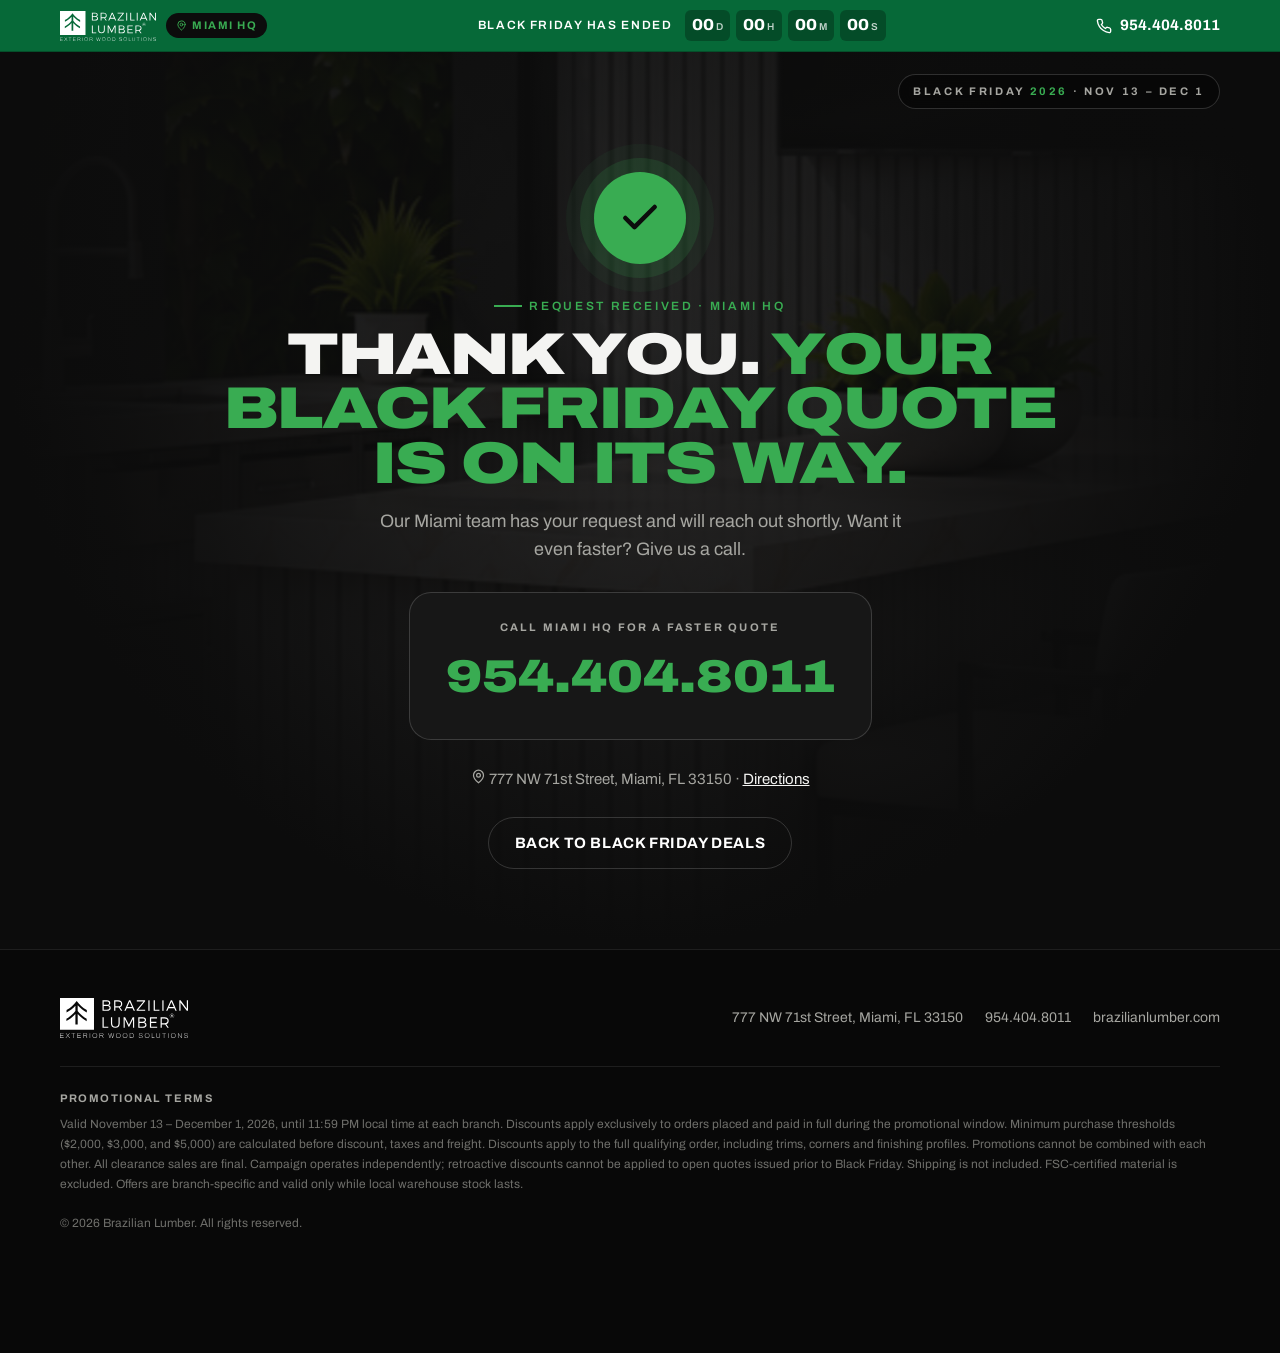
<file: miami/thank-you.html>
<!doctype html>
<html lang="en">
<head>
<meta charset="utf-8">
<meta name="viewport" content="width=device-width, initial-scale=1, viewport-fit=cover">
<title>Thank you · Black Friday · Brazilian Lumber Miami</title>
<meta name="description" content="Your Black Friday quote request was received.">
<meta name="theme-color" content="#066938">
<meta property="og:title" content="Thank you · Black Friday · Brazilian Lumber Miami">
<meta property="og:description" content="Your Black Friday quote request was received.">
<meta property="og:image" content="../assets/img/miami-desktop.jpg?v=1794429323">
<link rel="preload" href="../assets/fonts/Archivo-Variable.ttf?v=1794429328" as="font" type="font/ttf" crossorigin>
<link rel="stylesheet" href="../assets/css/bf.css?v=1794518632">
<!-- TRACKING (Manuel): Meta Pixel + Google tag go here. Branch: miami -->
</head>
<body data-branch="miami" data-deadline="2026-12-02T04:59:59Z">
<!-- TRACKING (Manuel): fire Lead / conversion events on this page. -->
<div class="topbar" role="banner">
  <div class="wrap">
    <div class="topbar__branch"><a class="topbar__logo" href="#top" aria-label="Brazilian Lumber"><img src="../assets/logos/brl-logo-white.svg?v=1794429323" alt="Brazilian Lumber" width="96" height="30"></a><span class="tag"><svg class="ico" viewBox="0 0 24 24" fill="none" stroke="currentColor" stroke-width="2" stroke-linecap="round" stroke-linejoin="round" aria-hidden="true"><path d="M20 10c0 6-8 12-8 12s-8-6-8-12a8 8 0 0 1 16 0z"/><circle cx="12" cy="10" r="3"/></svg> Miami HQ</span></div>
    <div class="topbar__count"><span class="label" data-countdown-label>Black Friday ends in</span><div class="countdown " data-countdown aria-live="off"><span class="countdown__unit"><b data-u="d">00</b><small>d</small></span><span class="countdown__unit"><b data-u="h">00</b><small>h</small></span><span class="countdown__unit"><b data-u="m">00</b><small>m</small></span><span class="countdown__unit"><b data-u="s">00</b><small>s</small></span></div></div>
    <a class="topbar__phone" href="tel:+19544048011" aria-label="Call Miami HQ showroom 954.404.8011"><svg class="ico" viewBox="0 0 24 24" fill="none" stroke="currentColor" stroke-width="2" stroke-linecap="round" stroke-linejoin="round" aria-hidden="true"><path d="M22 16.9v3a2 2 0 0 1-2.2 2 19.8 19.8 0 0 1-8.6-3.1 19.5 19.5 0 0 1-6-6A19.8 19.8 0 0 1 2.1 4.2 2 2 0 0 1 4.1 2h3a2 2 0 0 1 2 1.7c.1.9.4 1.8.7 2.7a2 2 0 0 1-.5 2.1L8 9.8a16 16 0 0 0 6 6l1.3-1.3a2 2 0 0 1 2.1-.4c.9.3 1.8.6 2.7.7a2 2 0 0 1 1.7 2z"/></svg><span class="num">954.404.8011</span></a>
  </div>
</div>
<header class="header">
  <div class="wrap">
    <span></span>
    <span class="header__badge">Black Friday <b>2026</b> · Nov 13 – Dec 1</span>
  </div>
</header>
<main class="ty">
  <div class="ty__bg"><img src="../assets/img/miami-desktop.jpg?v=1794429323" alt=""></div>
  <div class="wrap ty__card">
    <div class="ty__check"><svg class="ico" viewBox="0 0 24 24" fill="none" stroke="currentColor" stroke-width="2.5" stroke-linecap="round" stroke-linejoin="round" aria-hidden="true"><path d="M20 6 9 17l-5-5"/></svg></div>
    <span class="eyebrow">Request received · Miami HQ</span>
    <h1 class="display">Thank you<span data-ty-name></span>. <em>Your Black Friday quote is on its way.</em></h1>
    <p>Our Miami team has your request and will reach out shortly. <!-- TBD: response-time promise --> Want it even faster? Give us a call.</p>
    <a class="ty__call" href="tel:+19544048011"><small>Call Miami HQ for a faster quote</small><b>954.404.8011</b></a>
    <div class="ty__addr"><svg class="ico" viewBox="0 0 24 24" fill="none" stroke="currentColor" stroke-width="2" stroke-linecap="round" stroke-linejoin="round" aria-hidden="true"><path d="M20 10c0 6-8 12-8 12s-8-6-8-12a8 8 0 0 1 16 0z"/><circle cx="12" cy="10" r="3"/></svg> 777 NW 71st Street, Miami, FL 33150 · <a href="https://www.google.com/maps/dir/?api=1&amp;destination=777+NW+71st+Street,+Miami,+FL+33150" target="_blank" rel="noopener">Directions</a></div>
    <a class="btn btn--ghost" href="index.html#deals">Back to Black Friday deals</a>
  </div>
</main>
<footer class="footer">
  <div class="wrap">
    <div class="footer__top">
      <img src="../assets/logos/brl-logo-white.svg?v=1794429323" alt="Brazilian Lumber" width="128" height="40">
      <div class="footer__contact">
        <span>777 NW 71st Street, Miami, FL 33150</span>
        <a href="tel:+19544048011">954.404.8011</a>
        <a href="https://brazilianlumber.com" target="_blank" rel="noopener">brazilianlumber.com</a>
      </div>
    </div>
    <div class="legal">
      <strong>Promotional terms</strong>
      <p>Valid November 13 – December 1, 2026, until 11:59 PM local time at each branch. Discounts apply exclusively to orders placed and paid in full during the promotional window. Minimum purchase thresholds ($2,000, $3,000, and $5,000) are calculated before discount, taxes and freight. Discounts apply to the full qualifying order, including trims, corners and finishing profiles. Promotions cannot be combined with each other. All clearance sales are final. Campaign operates independently; retroactive discounts cannot be applied to open quotes issued prior to Black Friday. Shipping is not included. FSC-certified material is excluded. Offers are branch-specific and valid only while local warehouse stock lasts.</p>
    </div>
    <div class="copy">© 2026 Brazilian Lumber. All rights reserved.</div>
  </div>
</footer>
<script src="../assets/js/bf.js?v=1794429478" defer></script>
</body>
</html>
</file>
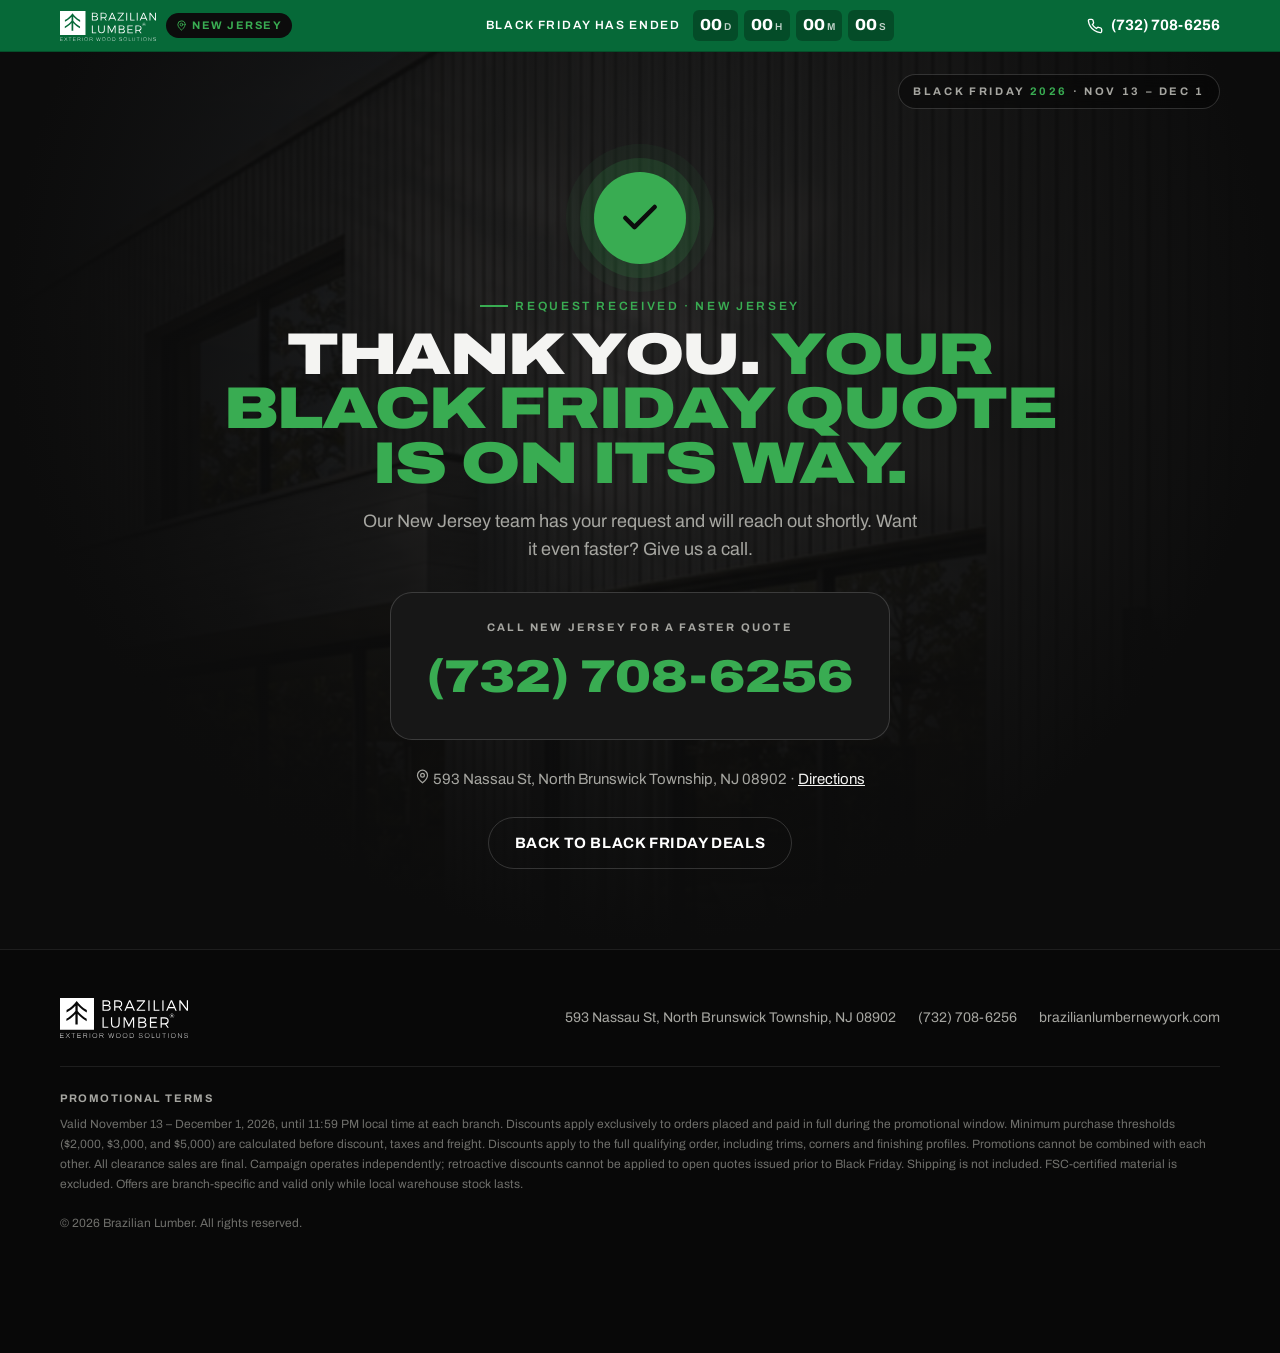
<file: new-jersey/thank-you.html>
<!doctype html>
<html lang="en">
<head>
<meta charset="utf-8">
<meta name="viewport" content="width=device-width, initial-scale=1, viewport-fit=cover">
<title>Thank you · Black Friday · Brazilian Lumber New Jersey</title>
<meta name="description" content="Your Black Friday quote request was received.">
<meta name="theme-color" content="#066938">
<meta property="og:title" content="Thank you · Black Friday · Brazilian Lumber New Jersey">
<meta property="og:description" content="Your Black Friday quote request was received.">
<meta property="og:image" content="../assets/img/new-jersey-desktop.jpg?v=1794429323">
<link rel="preload" href="../assets/fonts/Archivo-Variable.ttf?v=1794429328" as="font" type="font/ttf" crossorigin>
<link rel="stylesheet" href="../assets/css/bf.css?v=1794518632">
<!-- TRACKING (Manuel): Meta Pixel + Google tag go here. Branch: new-jersey -->
</head>
<body data-branch="new-jersey" data-deadline="2026-12-02T04:59:59Z">
<!-- TRACKING (Manuel): fire Lead / conversion events on this page. -->
<div class="topbar" role="banner">
  <div class="wrap">
    <div class="topbar__branch"><a class="topbar__logo" href="#top" aria-label="Brazilian Lumber"><img src="../assets/logos/brl-logo-white.svg?v=1794429323" alt="Brazilian Lumber" width="96" height="30"></a><span class="tag"><svg class="ico" viewBox="0 0 24 24" fill="none" stroke="currentColor" stroke-width="2" stroke-linecap="round" stroke-linejoin="round" aria-hidden="true"><path d="M20 10c0 6-8 12-8 12s-8-6-8-12a8 8 0 0 1 16 0z"/><circle cx="12" cy="10" r="3"/></svg> New Jersey</span></div>
    <div class="topbar__count"><span class="label" data-countdown-label>Black Friday ends in</span><div class="countdown " data-countdown aria-live="off"><span class="countdown__unit"><b data-u="d">00</b><small>d</small></span><span class="countdown__unit"><b data-u="h">00</b><small>h</small></span><span class="countdown__unit"><b data-u="m">00</b><small>m</small></span><span class="countdown__unit"><b data-u="s">00</b><small>s</small></span></div></div>
    <a class="topbar__phone" href="tel:+17327086256" aria-label="Call New Jersey showroom (732) 708-6256"><svg class="ico" viewBox="0 0 24 24" fill="none" stroke="currentColor" stroke-width="2" stroke-linecap="round" stroke-linejoin="round" aria-hidden="true"><path d="M22 16.9v3a2 2 0 0 1-2.2 2 19.8 19.8 0 0 1-8.6-3.1 19.5 19.5 0 0 1-6-6A19.8 19.8 0 0 1 2.1 4.2 2 2 0 0 1 4.1 2h3a2 2 0 0 1 2 1.7c.1.9.4 1.8.7 2.7a2 2 0 0 1-.5 2.1L8 9.8a16 16 0 0 0 6 6l1.3-1.3a2 2 0 0 1 2.1-.4c.9.3 1.8.6 2.7.7a2 2 0 0 1 1.7 2z"/></svg><span class="num">(732) 708-6256</span></a>
  </div>
</div>
<header class="header">
  <div class="wrap">
    <span></span>
    <span class="header__badge">Black Friday <b>2026</b> · Nov 13 – Dec 1</span>
  </div>
</header>
<main class="ty">
  <div class="ty__bg"><img src="../assets/img/new-jersey-desktop.jpg?v=1794429323" alt=""></div>
  <div class="wrap ty__card">
    <div class="ty__check"><svg class="ico" viewBox="0 0 24 24" fill="none" stroke="currentColor" stroke-width="2.5" stroke-linecap="round" stroke-linejoin="round" aria-hidden="true"><path d="M20 6 9 17l-5-5"/></svg></div>
    <span class="eyebrow">Request received · New Jersey</span>
    <h1 class="display">Thank you<span data-ty-name></span>. <em>Your Black Friday quote is on its way.</em></h1>
    <p>Our New Jersey team has your request and will reach out shortly. <!-- TBD: response-time promise --> Want it even faster? Give us a call.</p>
    <a class="ty__call" href="tel:+17327086256"><small>Call New Jersey for a faster quote</small><b>(732) 708-6256</b></a>
    <div class="ty__addr"><svg class="ico" viewBox="0 0 24 24" fill="none" stroke="currentColor" stroke-width="2" stroke-linecap="round" stroke-linejoin="round" aria-hidden="true"><path d="M20 10c0 6-8 12-8 12s-8-6-8-12a8 8 0 0 1 16 0z"/><circle cx="12" cy="10" r="3"/></svg> 593 Nassau St, North Brunswick Township, NJ 08902 · <a href="https://www.google.com/maps/dir/?api=1&amp;destination=593+Nassau+St,+North+Brunswick+Township,+NJ+08902" target="_blank" rel="noopener">Directions</a></div>
    <a class="btn btn--ghost" href="index.html#deals">Back to Black Friday deals</a>
  </div>
</main>
<footer class="footer">
  <div class="wrap">
    <div class="footer__top">
      <img src="../assets/logos/brl-logo-white.svg?v=1794429323" alt="Brazilian Lumber" width="128" height="40">
      <div class="footer__contact">
        <span>593 Nassau St, North Brunswick Township, NJ 08902</span>
        <a href="tel:+17327086256">(732) 708-6256</a>
        <a href="https://brazilianlumbernewyork.com" target="_blank" rel="noopener">brazilianlumbernewyork.com</a>
      </div>
    </div>
    <div class="legal">
      <strong>Promotional terms</strong>
      <p>Valid November 13 – December 1, 2026, until 11:59 PM local time at each branch. Discounts apply exclusively to orders placed and paid in full during the promotional window. Minimum purchase thresholds ($2,000, $3,000, and $5,000) are calculated before discount, taxes and freight. Discounts apply to the full qualifying order, including trims, corners and finishing profiles. Promotions cannot be combined with each other. All clearance sales are final. Campaign operates independently; retroactive discounts cannot be applied to open quotes issued prior to Black Friday. Shipping is not included. FSC-certified material is excluded. Offers are branch-specific and valid only while local warehouse stock lasts.</p>
    </div>
    <div class="copy">© 2026 Brazilian Lumber. All rights reserved.</div>
  </div>
</footer>
<script src="../assets/js/bf.js?v=1794429478" defer></script>
</body>
</html>
</file>
<file: assets/css/bf.css>
/* =========================================================
   Brazilian Lumber · Black Friday 2026 · Landing Pages
   Shared stylesheet for Miami / New Jersey / Los Angeles
   ========================================================= */

@font-face {
  font-family: "Archivo";
  src: url("../fonts/Archivo-Variable.ttf") format("truetype");
  font-weight: 100 900;
  font-stretch: 62% 125%;
  font-style: normal;
  font-display: swap;
}
@font-face {
  font-family: "Archivo";
  src: url("../fonts/Archivo-Italic-Variable.ttf") format("truetype");
  font-weight: 100 900;
  font-stretch: 62% 125%;
  font-style: italic;
  font-display: swap;
}

:root {
  /* Brand (BRL Brand Kit 2025) */
  --green: #066938;        /* primary */
  --green-600: #055a30;
  --accent: #39ac52;       /* accent only: numbers, highlights */
  --accent-glow: rgba(57, 172, 82, .35);
  --ink: #0c0c0c;
  --paper: #ffffff;

  /* Black Friday surfaces */
  --bg: #0c0c0c;
  --bg-2: #121212;
  --card: #171717;
  --card-2: #1e1e1e;
  --line: rgba(255, 255, 255, .09);
  --line-2: rgba(255, 255, 255, .16);
  --text: #f4f4f2;
  --muted: #a6a6a1;
  --dim: #6f6f6b;

  --radius: 18px;
  --radius-sm: 10px;
  --wrap: 1240px;
  --gutter: clamp(16px, 4vw, 40px);
  --topbar-h: 52px;

  --ease: cubic-bezier(.2, .7, .2, 1);
}

*, *::before, *::after { box-sizing: border-box; }
html { scroll-behavior: smooth; scroll-padding-top: calc(var(--topbar-h) + 16px); -webkit-text-size-adjust: 100%; }
body {
  margin: 0;
  background: var(--bg);
  color: var(--text);
  font-family: "Archivo", system-ui, -apple-system, "Segoe UI", sans-serif;
  font-size: 16px;
  line-height: 1.55;
  -webkit-font-smoothing: antialiased;
  overflow-x: hidden;
}
img { max-width: 100%; display: block; }
a { color: inherit; }
button, input, select { font: inherit; color: inherit; }
.sr-only { position: absolute; width: 1px; height: 1px; padding: 0; margin: -1px; overflow: hidden; clip: rect(0 0 0 0); white-space: nowrap; border: 0; }
.wrap { width: 100%; max-width: var(--wrap); margin: 0 auto; padding: 0 var(--gutter); }
.ico { width: 1em; height: 1em; flex: none; }

/* ---------- Type ---------- */
.display {
  font-stretch: 125%;
  font-weight: 900;
  line-height: .92;
  letter-spacing: -.02em;
  text-transform: uppercase;
}
.eyebrow {
  display: inline-flex; align-items: center; gap: .6em;
  font-size: 12px; font-weight: 600; letter-spacing: .22em; text-transform: uppercase;
  color: var(--accent);
}
.eyebrow::before { content: ""; width: 28px; height: 2px; background: var(--accent); }
.h2 { font-size: clamp(32px, 5vw, 60px); margin: 14px 0 12px; }
.h2 em { font-style: normal; color: var(--accent); }
.lead { font-size: clamp(16px, 1.6vw, 19px); color: var(--muted); max-width: 640px; margin: 0; }
.section { padding: clamp(64px, 9vw, 120px) 0; position: relative; }
.section-head { margin-bottom: clamp(32px, 5vw, 56px); }

/* ---------- Buttons ---------- */
.btn {
  --b: var(--green);
  display: inline-flex; align-items: center; justify-content: center; gap: .55em;
  min-height: 52px; padding: 0 26px;
  border-radius: 999px; border: 0;
  background: var(--b); color: #fff;
  font-weight: 700; font-size: 15px; letter-spacing: .04em; text-transform: uppercase;
  text-decoration: none; cursor: pointer;
  transition: transform .2s var(--ease), background .2s, box-shadow .2s;
  box-shadow: 0 10px 30px -10px var(--accent-glow);
}
.btn:hover { background: var(--accent); transform: translateY(-2px); }
.btn:focus-visible { outline: 3px solid var(--accent); outline-offset: 3px; }
.btn .ico { width: 18px; height: 18px; }
.btn--ghost { background: transparent; border: 1.5px solid var(--line-2); box-shadow: none; }
.btn--ghost:hover { background: rgba(255,255,255,.06); border-color: var(--accent); }
.btn--block { width: 100%; }
.btn--lg { min-height: 60px; font-size: 16px; padding: 0 34px; }

/* ---------- Sticky top bar ---------- */
.topbar {
  position: sticky; top: 0; z-index: 60;
  height: var(--topbar-h);
  background: var(--green);
  color: #fff;
  border-bottom: 1px solid rgba(0,0,0,.25);
}
.topbar .wrap { height: 100%; display: flex; align-items: center; justify-content: space-between; gap: 16px; }
.topbar__branch { display: flex; align-items: center; gap: 10px; font-weight: 700; font-size: 13px; letter-spacing: .08em; text-transform: uppercase; white-space: nowrap; }
.topbar__logo { display: block; line-height: 0; }
.topbar__logo img { height: 30px; width: auto; }
.topbar__branch .tag { display: inline-flex; align-items: center; gap: 5px; background: var(--ink); color: var(--accent); padding: 4px 10px; border-radius: 999px; font-size: 11px; letter-spacing: .14em; }
.topbar__count { display: flex; align-items: center; gap: 12px; font-size: 12px; letter-spacing: .14em; text-transform: uppercase; font-weight: 600; }
.countdown { display: flex; gap: 6px; }
.countdown__unit { display: flex; align-items: baseline; gap: 2px; background: rgba(0,0,0,.28); border-radius: 6px; padding: 3px 7px; font-variant-numeric: tabular-nums; }
.countdown__unit b { font-size: 16px; font-weight: 800; letter-spacing: 0; font-stretch: 110%; }
.countdown__unit small { font-size: 10px; opacity: .75; letter-spacing: .05em; }
.topbar__phone { display: flex; align-items: center; gap: 8px; font-weight: 700; text-decoration: none; font-size: 15px; white-space: nowrap; }
.topbar__phone .ico { width: 16px; height: 16px; }
.topbar__phone:hover { text-decoration: underline; }

/* ---------- Header ---------- */
.header { position: absolute; left: 0; right: 0; z-index: 20; padding: 22px 0; }
.header .wrap { display: flex; align-items: center; justify-content: space-between; gap: 16px; }
.header__logo img { height: 46px; width: auto; }
.header__badge { font-size: 11px; font-weight: 700; letter-spacing: .24em; text-transform: uppercase; color: var(--muted); border: 1px solid var(--line-2); padding: 8px 14px; border-radius: 999px; background: rgba(0,0,0,.35); backdrop-filter: blur(8px); }
.header__badge b { color: var(--accent); }

/* ---------- Hero ---------- */
.hero { position: relative; background: #000; overflow: hidden; }
.hero__media { position: absolute; inset: 0; }
.hero__media img { width: 100%; height: 100%; object-fit: cover; object-position: left center; }
.hero__media::after {
  content: ""; position: absolute; inset: 0;
  background:
    linear-gradient(270deg, rgba(12,12,12,.85) 0%, rgba(12,12,12,.35) 34%, rgba(12,12,12,0) 55%),
    linear-gradient(0deg, rgba(12,12,12,1) 0%, rgba(12,12,12,0) 18%);
}
.hero__inner { position: relative; min-height: max(700px, calc(100vw * .5)); max-height: 960px; display: flex; align-items: center; justify-content: flex-end; padding-top: 96px; padding-bottom: 56px; }
.hero__link { position: absolute; inset: 0; z-index: 1; }

/* Lead form card */
.form-card {
  position: relative; z-index: 2;
  width: 100%; max-width: 440px;
  background: rgba(16,16,16,.88);
  backdrop-filter: blur(14px) saturate(140%);
  -webkit-backdrop-filter: blur(14px) saturate(140%);
  border: 1px solid var(--line-2);
  border-radius: 22px;
  padding: 28px 28px 24px;
  box-shadow: 0 40px 80px -30px rgba(0,0,0,.8);
}
.form-card::before {
  content: "BLACK FRIDAY"; position: absolute; top: -13px; left: 28px;
  background: var(--accent); color: var(--ink);
  font-size: 11px; font-weight: 800; letter-spacing: .24em;
  padding: 6px 12px; border-radius: 999px;
}
.form-card h2 { margin: 6px 0 4px; font-size: 26px; font-stretch: 115%; font-weight: 800; line-height: 1.1; text-transform: uppercase; }
.form-card h2 em { font-style: normal; color: var(--accent); }
.form-card p.sub { margin: 0 0 18px; color: var(--muted); font-size: 14px; }

.field { display: flex; flex-direction: column; gap: 5px; margin-bottom: 11px; }
.field label { font-size: 11px; font-weight: 700; letter-spacing: .14em; text-transform: uppercase; color: var(--muted); }
.field label .req { color: var(--accent); }
.field input, .field select {
  width: 100%; height: 46px; padding: 0 14px;
  background: #0b0b0b; border: 1px solid var(--line-2); border-radius: var(--radius-sm);
  color: var(--text); font-size: 15px;
  transition: border-color .15s, box-shadow .15s;
  -webkit-appearance: none; appearance: none;
}
.field select {
  background-image: url("data:image/svg+xml,%3Csvg xmlns='http://www.w3.org/2000/svg' width='12' height='8' viewBox='0 0 12 8'%3E%3Cpath d='M1 1l5 5 5-5' fill='none' stroke='%2339ac52' stroke-width='2'/%3E%3C/svg%3E");
  background-repeat: no-repeat; background-position: right 14px center; padding-right: 36px;
}
.field select:invalid { color: var(--dim); }
.field select option { color: #111; background: #fff; }
.field input::placeholder { color: var(--dim); }
.field input:focus, .field select:focus { outline: none; border-color: var(--accent); box-shadow: 0 0 0 3px rgba(57,172,82,.2); }
.field.has-error input, .field.has-error select { border-color: #e2554a; }
.field .err { display: none; font-size: 12px; color: #ff8a80; }
.field.has-error .err { display: block; }
.row-2 { display: grid; grid-template-columns: 1fr 1fr; gap: 10px; }
.form-card .btn { margin-top: 6px; }
.form-note { margin: 12px 0 0; font-size: 11.5px; line-height: 1.45; color: var(--dim); text-align: center; }
.form-note a { color: var(--muted); }
.form-alt { display: flex; align-items: center; justify-content: center; gap: 8px; margin-top: 14px; padding-top: 14px; border-top: 1px solid var(--line); font-size: 14px; color: var(--muted); }
.form-alt a { color: var(--text); font-weight: 700; text-decoration: none; }
.form-alt a:hover { color: var(--accent); }

/* ---------- Ticker ---------- */
.ticker { background: var(--accent); color: var(--ink); overflow: hidden; border-block: 1px solid rgba(0,0,0,.2); transform: rotate(-1.2deg); margin: -14px -2% 0; position: relative; z-index: 5; }
.ticker__track { display: flex; width: max-content; animation: ticker 38s linear infinite; }
.ticker__item { display: flex; align-items: center; gap: 22px; padding: 14px 22px; font-weight: 900; font-stretch: 125%; font-size: clamp(16px, 2vw, 22px); text-transform: uppercase; white-space: nowrap; letter-spacing: -.01em; }
.ticker__item::after { content: "✦"; font-size: .7em; opacity: .7; }
@keyframes ticker { to { transform: translateX(-50%); } }

/* ---------- Deal index (discount highlights) ---------- */
.deals-index { display: grid; grid-template-columns: repeat(auto-fit, minmax(210px, 1fr)); gap: 14px; }
.deal-tile {
  position: relative; display: flex; flex-direction: column; justify-content: space-between; gap: 22px;
  min-height: 210px; padding: 22px;
  background: var(--card); border: 1px solid var(--line); border-radius: var(--radius);
  text-decoration: none; overflow: hidden;
  transition: transform .25s var(--ease), border-color .25s, background .25s;
}
.deal-tile:hover { transform: translateY(-4px); border-color: var(--accent); background: var(--card-2); }
.deal-tile__top { display: flex; align-items: flex-start; justify-content: space-between; gap: 10px; }
.deal-tile__kicker { font-size: 11px; font-weight: 700; letter-spacing: .18em; text-transform: uppercase; color: var(--muted); }
.deal-tile__arrow { width: 34px; height: 34px; border-radius: 50%; border: 1px solid var(--line-2); display: grid; place-items: center; transition: background .2s, border-color .2s; }
.deal-tile:hover .deal-tile__arrow { background: var(--accent); border-color: var(--accent); color: var(--ink); }
.deal-tile__num { font-size: clamp(54px, 6vw, 76px); color: var(--accent); }
.deal-tile__num small { font-size: .38em; vertical-align: top; margin-left: 2px; color: var(--text); }
.deal-tile__name { font-weight: 700; font-size: 17px; line-height: 1.25; }
.deal-tile__name span { display: block; font-weight: 400; color: var(--muted); font-size: 14px; margin-top: 2px; }
.flag { display: inline-flex; align-items: center; gap: 6px; font-size: 10.5px; font-weight: 800; letter-spacing: .16em; text-transform: uppercase; color: var(--ink); background: var(--accent); padding: 4px 9px; border-radius: 999px; }
.flag--outline { background: transparent; color: var(--accent); border: 1px solid var(--accent); }
.flag--white { background: #fff; }


/* ---------- Product showcase (What's on sale) ---------- */
.p-grid { display: grid; gap: 18px; }
.p-grid--4 { grid-template-columns: repeat(4, 1fr); }
.p-grid--3 { grid-template-columns: repeat(3, 1fr); }
.p-card { background: var(--card); border: 1px solid var(--line); border-radius: 20px; overflow: hidden; display: flex; flex-direction: column; transition: transform .25s var(--ease), border-color .25s, box-shadow .25s; }
.p-card:hover { transform: translateY(-5px); border-color: rgba(57,172,82,.6); box-shadow: 0 24px 50px -24px rgba(57,172,82,.35); }
.p-card__media { position: relative; display: block; aspect-ratio: 4 / 3; overflow: hidden; background: #222; }
.p-card__media img { position: absolute; inset: 0; width: 100%; height: 100%; object-fit: cover; transition: transform .8s var(--ease); }
.p-card:hover .p-card__media img { transform: scale(1.06); }
.p-card__media::after { content: ""; position: absolute; inset: 0; background: linear-gradient(180deg, rgba(0,0,0,.35) 0%, rgba(0,0,0,0) 30%); pointer-events: none; }
.p-card__species { position: absolute; left: 16px; top: 50%; transform: translateY(-50%); z-index: 2; max-width: 70%; font-weight: 900; font-stretch: 125%; font-size: 24px; text-shadow: 0 2px 16px rgba(0,0,0,.5); text-transform: uppercase; color: rgba(255,255,255,.92); line-height: 1; }
.p-card__chip { position: absolute; left: 12px; top: 12px; z-index: 2; font-size: 10.5px; font-weight: 800; letter-spacing: .12em; text-transform: uppercase; padding: 5px 9px; border-radius: 999px; background: rgba(12,12,12,.82); color: #fff; backdrop-filter: blur(6px); }
.chip--dkt { color: var(--accent); }
.chip--pw { color: #e2e2e2; }
.chip--clr { background: #fff; color: var(--ink); }
.chip--exc { background: var(--accent); color: var(--ink); }
.p-card__badge { position: absolute; right: 12px; bottom: 12px; z-index: 2; display: flex; flex-direction: column; align-items: center; justify-content: center; min-width: 82px; padding: 8px 10px 7px; border-radius: 14px; background: var(--accent); color: var(--ink); line-height: .9; box-shadow: 0 10px 24px rgba(0,0,0,.4); transform: rotate(-4deg); }
.p-card__badge b { font-size: 28px; font-weight: 900; font-stretch: 125%; letter-spacing: -.02em; }
.p-card__badge small { font-size: 9.5px; font-weight: 800; letter-spacing: .14em; text-transform: uppercase; margin-top: 4px; }
.p-card__body { padding: 18px 18px 18px; display: flex; flex-direction: column; gap: 6px; flex: 1; }
.p-card__name { margin: 0; font-size: 18px; font-weight: 800; line-height: 1.2; }
.p-card__spec { margin: 0; font-size: 13.5px; color: var(--muted); }
.p-card__price { margin-top: 8px; padding-top: 12px; border-top: 1px solid var(--line); display: flex; flex-wrap: wrap; align-items: baseline; gap: 4px 10px; }
.p-card__price b { font-size: 22px; font-weight: 900; font-stretch: 112%; color: var(--accent); line-height: 1.1; }
.p-card__price s { font-size: 14px; color: var(--dim); }
.p-card__price span { flex-basis: 100%; font-size: 12.5px; color: var(--muted); }
.p-card__cta { margin-top: auto; padding-top: 14px; display: inline-flex; align-items: center; gap: 6px; font-size: 13px; font-weight: 800; letter-spacing: .1em; text-transform: uppercase; color: var(--text); text-decoration: none; }
.p-card__cta .ico { width: 16px; height: 16px; color: var(--accent); transition: transform .2s; }
.p-card__cta:hover { color: var(--accent); }
.p-card__cta:hover .ico { transform: translate(2px, -2px); }

.tier-block__split { position: absolute; inset: 0; display: grid; grid-template-columns: 1fr 1fr; gap: 3px; background: var(--card); }
.tier-block__split img { width: 100%; height: 100%; object-fit: cover; transition: transform 1.2s var(--ease); }
.tier-block:hover .tier-block__split img { transform: scale(1.04); }
.tier-block__media { z-index: 0; }
.tier-block__media::after { z-index: 1; }
.oil-calc__img { width: 100%; aspect-ratio: 16 / 9; object-fit: cover; object-position: center 30%; border-radius: 14px; margin-bottom: 18px; }

/* ---------- Tier blocks ---------- */
.tiers { display: grid; grid-template-columns: 1fr 1fr; gap: 22px; }
.tier-block { background: var(--card); border: 1px solid var(--line); border-radius: 24px; overflow: hidden; display: flex; flex-direction: column; }
.tier-block__media { position: relative; height: 240px; overflow: hidden; }
.tier-block__photo { position: absolute; right: 0; top: 0; width: 100%; height: 100%; overflow: hidden; }
.tier-block__photo img { position: absolute; right: 0; top: 50%; width: 210%; max-width: none; height: auto; transform: translateY(-50%); transition: transform 1.2s var(--ease); }
.tier-block:hover .tier-block__photo img { transform: translateY(-50%) scale(1.04); transform-origin: right center; }
.tier-block__media::after { content: ""; position: absolute; inset: 0; background: linear-gradient(0deg, var(--card) 0%, rgba(23,23,23,0) 60%); }
.tier-block__logo { position: absolute; left: 26px; bottom: 18px; z-index: 2; height: 34px; width: auto; }
.tier-block__logo--dkt { filter: brightness(0) invert(1); height: 30px; }
.tier-block__media .flag { position: absolute; top: 18px; left: 22px; z-index: 2; }
.tier-block__body { padding: 8px 26px 26px; display: flex; flex-direction: column; flex: 1; }
.tier-block__title { font-size: 26px; font-weight: 800; font-stretch: 112%; line-height: 1.1; margin: 10px 0 6px; }
.tier-block__tagline { color: var(--accent); font-weight: 600; margin: 0 0 16px; }
.prod-list { list-style: none; padding: 0; margin: 0 0 22px; display: grid; gap: 8px; }
.prod-list li { display: flex; gap: 10px; align-items: flex-start; font-size: 15px; }
.prod-list li .ico { width: 18px; height: 18px; color: var(--accent); margin-top: 3px; }
.prod-list li small { display: block; color: var(--dim); font-size: 12.5px; letter-spacing: .02em; }

.ladder { display: grid; grid-template-columns: repeat(3, 1fr); gap: 8px; align-items: end; margin: 6px 0 18px; }
.step { position: relative; border-radius: 14px; background: var(--card-2); border: 1px solid var(--line); padding: 14px 12px 12px; display: flex; flex-direction: column; justify-content: flex-end; transition: background .3s, border-color .3s, transform .3s var(--ease); }
.step:nth-child(1) { height: 120px; }
.step:nth-child(2) { height: 150px; }
.step:nth-child(3) { height: 184px; }
.step__pct { font-size: clamp(30px, 3.4vw, 44px); color: var(--text); transition: color .3s; }
.step__pct small { font-size: .42em; margin-left: 2px; }
.step__min { font-size: 12px; color: var(--muted); letter-spacing: .06em; text-transform: uppercase; font-weight: 600; margin-top: 4px; }
.step.is-active { background: var(--green); border-color: var(--accent); transform: translateY(-4px); }
.step.is-active .step__pct { color: #fff; }
.step.is-active .step__min { color: rgba(255,255,255,.85); }
.step:nth-child(3)::before { content: "BEST"; position: absolute; top: 10px; right: 10px; font-size: 9.5px; font-weight: 800; letter-spacing: .18em; color: var(--ink); background: var(--accent); padding: 3px 7px; border-radius: 999px; }

.estimator { background: #0f0f0f; border: 1px dashed var(--line-2); border-radius: 14px; padding: 16px; margin-bottom: 18px; }
.estimator__label { display: flex; justify-content: space-between; align-items: baseline; font-size: 12px; font-weight: 700; letter-spacing: .12em; text-transform: uppercase; color: var(--muted); }
.estimator__label output { font-size: 20px; color: var(--text); letter-spacing: 0; font-stretch: 110%; font-weight: 800; }
.estimator input[type=range] { width: 100%; margin: 12px 0 10px; accent-color: var(--accent); height: 24px; }
.estimator__result { display: flex; justify-content: space-between; gap: 12px; font-size: 14px; color: var(--muted); }
.estimator__result b { color: var(--accent); font-size: 16px; }
.fine { font-size: 12.5px; color: var(--dim); margin: 0 0 18px; }
.tier-block .btn { margin-top: auto; }

/* ---------- Exclusive band (Easy Oil) ---------- */
.exclusive {
  position: relative; overflow: hidden;
  border-radius: 28px;
  background:
    radial-gradient(900px 400px at 85% 10%, rgba(57,172,82,.28), transparent 60%),
    linear-gradient(135deg, #0a3d22 0%, #066938 55%, #0a4f2b 100%);
  border: 1px solid rgba(57,172,82,.4);
  padding: clamp(28px, 5vw, 64px);
  display: grid; grid-template-columns: 1.2fr 1fr; gap: clamp(24px, 4vw, 56px); align-items: center;
}
.exclusive::after { content: "FREE"; position: absolute; right: -2%; bottom: -14%; font-size: clamp(140px, 22vw, 320px); font-weight: 900; font-stretch: 125%; line-height: 1; color: rgba(255,255,255,.05); pointer-events: none; }
.exclusive h3 { font-size: clamp(34px, 5vw, 64px); margin: 16px 0 14px; }
.exclusive h3 em { font-style: normal; color: #b9f5c6; }
.exclusive p { color: rgba(255,255,255,.85); font-size: 17px; margin: 0 0 22px; max-width: 520px; }
.exclusive ul { list-style: none; padding: 0; margin: 0 0 26px; display: grid; gap: 8px; }
.exclusive li { display: flex; gap: 10px; align-items: center; }
.exclusive li .ico { color: #b9f5c6; width: 18px; height: 18px; }
.oil-calc { position: relative; z-index: 1; background: rgba(0,0,0,.35); border: 1px solid rgba(255,255,255,.18); border-radius: 22px; padding: 26px; backdrop-filter: blur(6px); }
.oil-calc h4 { margin: 0 0 4px; font-size: 13px; letter-spacing: .18em; text-transform: uppercase; color: rgba(255,255,255,.75); }
.oil-calc__out { display: flex; align-items: flex-end; gap: 14px; margin: 14px 0 6px; }
.oil-calc__num { font-size: clamp(80px, 10vw, 120px); line-height: .85; color: #fff; }
.oil-calc__unit { font-size: 18px; font-weight: 700; padding-bottom: 8px; line-height: 1.2; }
.oil-calc__unit span { display: block; font-weight: 400; font-size: 14px; color: rgba(255,255,255,.7); }
.oil-calc input[type=range] { width: 100%; accent-color: #b9f5c6; margin: 16px 0 6px; }
.oil-calc .scale { display: flex; justify-content: space-between; font-size: 12px; color: rgba(255,255,255,.6); }
.cans { display: flex; flex-wrap: wrap; gap: 5px; min-height: 30px; margin-top: 14px; }
.can { width: 20px; height: 26px; border-radius: 4px 4px 3px 3px; background: linear-gradient(180deg, #f0a43a 0 22%, #c4581b 22% 100%); box-shadow: inset 0 -6px 0 rgba(0,0,0,.18); animation: pop .3s var(--ease); }
@keyframes pop { from { transform: scale(.4); opacity: 0; } }

/* ---------- Clearance ---------- */
.clearance-grid { display: grid; grid-template-columns: repeat(auto-fit, minmax(290px, 1fr)); gap: 20px; }
.c-card { position: relative; background: var(--card); border: 1px solid var(--line); border-radius: 22px; overflow: hidden; display: flex; flex-direction: column; transition: transform .25s var(--ease), border-color .25s; }
.c-card:hover { transform: translateY(-4px); border-color: var(--line-2); }
.c-card__visual { position: relative; height: 190px; overflow: hidden; }
.c-card__pct { position: absolute; right: 16px; top: 16px; z-index: 2; width: 92px; height: 92px; border-radius: 50%; background: var(--ink); color: var(--accent); display: grid; place-items: center; text-align: center; line-height: .9; transform: rotate(-8deg); border: 2px solid var(--accent); box-shadow: 0 10px 30px rgba(0,0,0,.4); }
.c-card__pct b { font-size: 30px; font-weight: 900; font-stretch: 125%; display: block; }
.c-card__pct small { font-size: 10px; font-weight: 800; letter-spacing: .14em; display: block; margin-top: 3px; color: var(--text); }
.c-card__visual .flag { position: absolute; left: 16px; top: 16px; z-index: 2; }
.c-card__visual .flag--outline { background: rgba(12,12,12,.85); }
.c-card__species { position: absolute; left: 18px; bottom: 14px; z-index: 2; font-weight: 900; font-stretch: 125%; font-size: 30px; text-transform: uppercase; color: rgba(255,255,255,.92); text-shadow: 0 2px 20px rgba(0,0,0,.5); line-height: 1; }
.c-card__body { padding: 22px; display: flex; flex-direction: column; gap: 12px; flex: 1; }
.c-card__title { font-size: 20px; font-weight: 800; margin: 0; line-height: 1.2; }
.c-card__tag { color: var(--accent); font-weight: 600; font-size: 14.5px; margin: -4px 0 0; }
.price-rows { display: grid; gap: 8px; }
.price { display: flex; flex-wrap: wrap; align-items: baseline; justify-content: space-between; gap: 10px; padding: 12px 14px; background: #0f0f0f; border-radius: 12px; border: 1px solid var(--line); }
.price__name { flex: 1 1 120px; font-size: 13px; color: var(--muted); font-weight: 600; }
.price__now { font-size: 28px; font-weight: 900; font-stretch: 115%; color: var(--text); line-height: 1; }
.price__now small { font-size: 13px; font-weight: 600; color: var(--muted); margin-left: 2px; font-stretch: 100%; }
.price__was { font-size: 14px; color: var(--dim); text-decoration: line-through; margin-left: 8px; white-space: nowrap; }
.c-card ul { list-style: none; margin: 0; padding: 0; display: grid; gap: 6px; font-size: 13.5px; color: var(--muted); }
.c-card ul li { display: flex; gap: 8px; }
.c-card ul li::before { content: "—"; color: var(--accent); }
.c-card .btn { margin-top: auto; }

/* Wood textures (placeholders until product photos from campaign deck are dropped in) */
.wood { position: absolute; inset: 0; background-color: var(--w1, #6b3d24); background-image:
  url("data:image/svg+xml,%3Csvg xmlns='http://www.w3.org/2000/svg' width='800' height='260'%3E%3Cfilter id='n'%3E%3CfeTurbulence type='fractalNoise' baseFrequency='0.0025 0.11' numOctaves='4' seed='7'/%3E%3CfeColorMatrix values='0 0 0 0 0 0 0 0 0 0 0 0 0 0 0 0.9 0 0 0 -0.22'/%3E%3C/filter%3E%3Crect width='100%25' height='100%25' filter='url(%23n)'/%3E%3C/svg%3E"),
  linear-gradient(115deg, var(--w1, #6b3d24), var(--w2, #9a5b35) 55%, var(--w1, #6b3d24));
  background-size: cover; }
.wood--planks { background-image:
  repeating-linear-gradient(0deg, rgba(0,0,0,.35) 0 2px, transparent 2px 38px),
  url("data:image/svg+xml,%3Csvg xmlns='http://www.w3.org/2000/svg' width='800' height='260'%3E%3Cfilter id='n'%3E%3CfeTurbulence type='fractalNoise' baseFrequency='0.0025 0.11' numOctaves='4' seed='3'/%3E%3CfeColorMatrix values='0 0 0 0 0 0 0 0 0 0 0 0 0 0 0 0.9 0 0 0 -0.22'/%3E%3C/filter%3E%3Crect width='100%25' height='100%25' filter='url(%23n)'/%3E%3C/svg%3E"),
  linear-gradient(115deg, var(--w1), var(--w2) 55%, var(--w1)); }
.wood--tiles { background-image:
  repeating-linear-gradient(90deg, rgba(0,0,0,.45) 0 3px, transparent 3px 96px),
  repeating-linear-gradient(0deg, rgba(0,0,0,.3) 0 2px, transparent 2px 16px),
  linear-gradient(115deg, var(--w1), var(--w2) 55%, var(--w1)); }
.wood::after { content: ""; position: absolute; inset: 0; background: linear-gradient(0deg, rgba(12,12,12,.75), rgba(12,12,12,0) 60%); }
.c-card__visual img { position: absolute; inset: 0; width: 100%; height: 100%; object-fit: cover; }

/* ---------- Product matrix ---------- */
.matrix { width: 100%; border-collapse: separate; border-spacing: 0; background: var(--card); border: 1px solid var(--line); border-radius: 20px; overflow: hidden; font-size: 14.5px; }
.matrix th { text-align: left; font-size: 11px; letter-spacing: .16em; text-transform: uppercase; color: var(--muted); font-weight: 700; padding: 16px 18px; background: #101010; border-bottom: 1px solid var(--line); }
.matrix td { padding: 16px 18px; border-bottom: 1px solid var(--line); vertical-align: top; }
.matrix tr:last-child td { border-bottom: 0; }
.matrix tbody tr { transition: background .15s; }
.matrix tbody tr:hover { background: rgba(255,255,255,.025); }
.matrix .line { display: inline-block; font-size: 10.5px; font-weight: 800; letter-spacing: .14em; text-transform: uppercase; padding: 3px 8px; border-radius: 6px; background: rgba(255,255,255,.07); color: var(--muted); margin-bottom: 6px; }
.matrix .line--dkt { background: rgba(57,172,82,.14); color: var(--accent); }
.matrix .line--pw { background: rgba(200,200,200,.12); color: #d6d6d6; }
.matrix .line--clr { background: #fff; color: var(--ink); }
.matrix .line--exc { background: var(--accent); color: var(--ink); }
.matrix .pname { font-weight: 700; display: block; }
.matrix .sku { font-family: ui-monospace, "SF Mono", Menlo, monospace; font-size: 12.5px; color: var(--muted); }
.matrix .deal { font-weight: 800; color: var(--accent); white-space: nowrap; }
.matrix .deal small { display: block; color: var(--dim); font-weight: 500; white-space: normal; }
.matrix .avail { color: var(--muted); font-size: 13px; }

/* ---------- Why BRL ---------- */
.why { display: grid; grid-template-columns: repeat(4, 1fr); border-top: 1px solid var(--line); border-bottom: 1px solid var(--line); }
.why__item { padding: 34px 26px; border-right: 1px solid var(--line); }
.why__item:last-child { border-right: 0; }
.why__num { font-size: clamp(38px, 4.5vw, 58px); color: var(--accent); }
.why__label { font-weight: 700; margin-top: 10px; }
.why__desc { color: var(--muted); font-size: 14px; margin-top: 4px; }

/* ---------- Showroom ---------- */
.showroom { display: grid; grid-template-columns: 1.4fr 1fr; gap: 0; background: var(--card); border: 1px solid var(--line); border-radius: 26px; overflow: hidden; }
.showroom__map { position: relative; min-height: 440px; background: #1a1a1a; }
.showroom__map iframe { position: absolute; inset: 0; width: 100%; height: 100%; border: 0; filter: grayscale(1) invert(.9) contrast(.85) brightness(.95); }
.showroom__pin { position: absolute; left: 50%; top: 50%; transform: translate(-50%, -100%); z-index: 2; pointer-events: none; }
.showroom__pin span { display: block; width: 46px; height: 46px; border-radius: 50% 50% 50% 0; transform: rotate(-45deg); background: var(--accent); box-shadow: 0 0 0 10px rgba(57,172,82,.25), 0 10px 30px rgba(0,0,0,.5); animation: pulse 2s infinite; }
@keyframes pulse { 50% { box-shadow: 0 0 0 18px rgba(57,172,82,.08), 0 10px 30px rgba(0,0,0,.5); } }
.showroom__info { padding: clamp(26px, 4vw, 44px); display: flex; flex-direction: column; gap: 22px; }
.showroom__info h3 { margin: 10px 0 0; font-size: clamp(28px, 3.4vw, 40px); }
.info-row { display: flex; gap: 14px; align-items: flex-start; }
.info-row .ico { width: 22px; height: 22px; color: var(--accent); margin-top: 2px; }
.info-row strong { display: block; font-size: 11px; letter-spacing: .16em; text-transform: uppercase; color: var(--muted); margin-bottom: 4px; }
.info-row a { text-decoration: none; }
.info-row a:hover { color: var(--accent); }
.info-row .big { font-size: 24px; font-weight: 800; font-stretch: 110%; }
.hours { display: grid; grid-template-columns: auto 1fr; gap: 2px 18px; font-size: 14.5px; }
.hours dt { color: var(--muted); }
.hours dd { margin: 0; }
.showroom__ctas { display: flex; gap: 10px; flex-wrap: wrap; margin-top: auto; }

/* ---------- Final CTA ---------- */
.final { text-align: center; position: relative; overflow: hidden; }
.final__bg { position: absolute; inset: 0; }
.final__bg img, .ty__bg img { position: absolute; right: 0; top: 0; width: 200%; max-width: none; height: 100%; object-fit: cover; object-position: right center; opacity: .35; }
.final__bg::after { content: ""; position: absolute; inset: 0; background: radial-gradient(ellipse at center, rgba(12,12,12,.55), var(--bg) 75%); }
.final .wrap { position: relative; }
.final h2 { font-size: clamp(40px, 8vw, 110px); margin: 18px 0 18px; }
.final h2 em { font-style: normal; color: var(--accent); display: block; }
.final p { color: var(--muted); font-size: 18px; margin: 0 auto 30px; max-width: 560px; }
.final__ctas { display: flex; gap: 12px; justify-content: center; flex-wrap: wrap; }
.final__count { display: inline-flex; gap: 10px; margin-bottom: 8px; }
.final__count .countdown__unit { background: var(--card-2); border: 1px solid var(--line-2); padding: 10px 14px; border-radius: 12px; flex-direction: column; align-items: center; gap: 2px; min-width: 72px; }
.final__count .countdown__unit b { font-size: 34px; font-stretch: 125%; font-weight: 900; color: var(--text); }
.final__count .countdown__unit small { text-transform: uppercase; letter-spacing: .16em; color: var(--muted); }

/* ---------- Footer ---------- */
.footer { border-top: 1px solid var(--line); padding: 48px 0 120px; background: #080808; }
.footer__top { display: flex; justify-content: space-between; align-items: center; gap: 20px; flex-wrap: wrap; margin-bottom: 28px; }
.footer__top img { height: 40px; width: auto; }
.footer__contact { display: flex; gap: 22px; flex-wrap: wrap; color: var(--muted); font-size: 14px; }
.footer__contact a { text-decoration: none; }
.footer__contact a:hover { color: var(--accent); }
.legal { font-size: 12px; line-height: 1.65; color: var(--dim); border-top: 1px solid var(--line); padding-top: 22px; }
.legal strong { color: var(--muted); letter-spacing: .14em; text-transform: uppercase; font-size: 11px; display: block; margin-bottom: 8px; }
.legal p { margin: 0 0 10px; }
.copy { margin-top: 20px; font-size: 12px; color: var(--dim); }

/* ---------- Mobile sticky CTA ---------- */
.mbar { position: fixed; left: 0; right: 0; bottom: 0; z-index: 70; display: none; gap: 10px; padding: 10px 16px calc(10px + env(safe-area-inset-bottom)); background: rgba(12,12,12,.92); backdrop-filter: blur(10px); border-top: 1px solid var(--line-2); transform: translateY(110%); transition: transform .3s var(--ease); }
.mbar.is-visible { transform: none; }
.mbar .btn { flex: 1; min-height: 50px; padding: 0 14px; font-size: 14px; }

/* ---------- Reveal ---------- */
.reveal { opacity: 0; transform: translateY(24px); transition: opacity .8s var(--ease), transform .8s var(--ease); }
.reveal.is-in { opacity: 1; transform: none; }

/* ---------- Thank-you page ---------- */
.ty { min-height: calc(100vh - var(--topbar-h)); display: grid; place-items: center; padding: 120px 0 80px; position: relative; overflow: hidden; }
.ty__bg { position: absolute; inset: 0; }
.ty__bg img { opacity: .22; }
.ty__bg::after { content: ""; position: absolute; inset: 0; background: radial-gradient(ellipse at 50% 30%, rgba(12,12,12,.4), var(--bg) 70%); }
.ty__card { position: relative; max-width: 940px; margin: 0 auto; text-align: center; }
.ty__check { width: 92px; height: 92px; border-radius: 50%; margin: 0 auto 26px; background: var(--accent); color: var(--ink); display: grid; place-items: center; box-shadow: 0 0 0 14px rgba(57,172,82,.15), 0 0 0 28px rgba(57,172,82,.06); animation: pop .5s var(--ease); }
.ty__check .ico { width: 44px; height: 44px; }
.ty h1 { font-size: clamp(32px, 4.6vw, 60px); margin: 12px 0 18px; }
.ty h1 em { font-style: normal; color: var(--accent); }
.ty p { color: var(--muted); font-size: 18px; margin: 0 auto 28px; max-width: 560px; }
.ty__call { display: inline-flex; flex-direction: column; align-items: center; gap: 6px; background: var(--card); border: 1px solid var(--line-2); border-radius: 22px; padding: 26px 36px; margin-bottom: 28px; text-decoration: none; transition: border-color .2s, transform .2s var(--ease); }
.ty__call:hover { border-color: var(--accent); transform: translateY(-3px); }
.ty__call small { font-size: 11px; letter-spacing: .2em; text-transform: uppercase; color: var(--muted); font-weight: 700; }
.ty__call b { font-size: clamp(30px, 5vw, 46px); font-stretch: 120%; font-weight: 900; color: var(--accent); }
.ty__addr { color: var(--muted); font-size: 15px; margin-bottom: 26px; }
.ty__addr a { color: var(--text); }

/* ---------- Responsive ---------- */
@media (max-width: 1180px) {
  .header { position: relative; background: var(--bg); padding: 16px 0; }
  .hero__media { position: relative; }
  .hero__media img { height: auto; aspect-ratio: 2 / 1; }
  .hero__media::after { background: linear-gradient(0deg, rgba(12,12,12,1) 0%, rgba(12,12,12,0) 20%); }
  .hero__inner { min-height: 0; max-height: none; justify-content: center; padding-top: 0; margin-top: -40px; }
  .hero__link { position: absolute; inset: 0; bottom: auto; }
  .form-card { max-width: 640px; }
  .tiers { grid-template-columns: 1fr; }
  .p-grid--4 { grid-template-columns: repeat(2, 1fr); }
  .p-grid--3 { grid-template-columns: repeat(2, 1fr); }
  .why { grid-template-columns: repeat(2, 1fr); }
  .why__item:nth-child(2) { border-right: 0; }
  .why__item:nth-child(-n+2) { border-bottom: 1px solid var(--line); }
  .showroom { grid-template-columns: 1fr; }
  .showroom__map { min-height: 320px; }
  .exclusive { grid-template-columns: 1fr; }
}
@media (max-width: 760px) {
  :root { --topbar-h: 46px; }
  .topbar__branch .label, .topbar__count .label, .topbar__phone .num { display: none; }
  .topbar__phone { width: 36px; height: 36px; border-radius: 50%; background: rgba(0,0,0,.25); justify-content: center; }
  .countdown__unit b { font-size: 14px; }
  .header__logo img { height: 36px; }
  .header__badge { display: none; }
  .header { display: none; }
  .topbar__logo img { height: 26px; }
  .hero__media img { aspect-ratio: 851 / 1173; }
  .hero__inner { margin-top: -24px; }
  .form-card { padding: 26px 18px 20px; border-radius: 18px; }
  .row-2 { grid-template-columns: 1fr; gap: 0; }
  .deals-index { grid-template-columns: 1fr 1fr; gap: 10px; }
  .p-grid--4, .p-grid--3 { grid-template-columns: 1fr 1fr; gap: 10px; }
  .p-card { border-radius: 16px; }
  .p-card__body { padding: 12px 12px 14px; gap: 4px; }
  .p-card__name { font-size: 15px; }
  .p-card__spec { font-size: 12px; }
  .p-card__price b { font-size: 18px; }
  .p-card__price span { display: none; }
  .p-card__badge { min-width: 62px; padding: 6px 7px 5px; right: 8px; bottom: 8px; }
  .p-card__badge b { font-size: 20px; }
  .p-card__badge small { font-size: 8px; }
  .p-card__chip { left: 8px; top: 8px; font-size: 9px; padding: 4px 7px; }
  .p-card__cta { font-size: 11.5px; letter-spacing: .06em; }
  .p-card__species { font-size: 18px; }
  .deal-tile { min-height: 170px; padding: 16px; gap: 14px; }
  .deal-tile__arrow { display: none; }
  .deal-tile__name { font-size: 15px; }
  .tier-block__media { height: 190px; }
  .tier-block__body { padding: 8px 18px 20px; }
  .why { grid-template-columns: 1fr 1fr; }
  .why__item { padding: 22px 16px; }
  /* matrix → stacked cards */
  .matrix, .matrix tbody, .matrix tr, .matrix td { display: block; width: 100%; }
  .matrix { background: transparent; border: 0; border-radius: 0; }
  .matrix thead { display: none; }
  .matrix tr { background: var(--card); border: 1px solid var(--line); border-radius: 16px; margin-bottom: 10px; padding: 6px 0; }
  .matrix td { border: 0; padding: 6px 16px; }
  .matrix td[data-label]::before { content: attr(data-label); display: block; font-size: 10px; letter-spacing: .16em; text-transform: uppercase; color: var(--dim); font-weight: 700; margin-bottom: 2px; }
  .mbar { display: flex; }
  .final__count .countdown__unit { min-width: 62px; padding: 8px 10px; }
  .final__count .countdown__unit b { font-size: 26px; }
}
@media (max-width: 420px) {
  .deals-index { grid-template-columns: 1fr; }
  .why { grid-template-columns: 1fr; }
  .why__item { border-right: 0 !important; border-bottom: 1px solid var(--line); }
}
@media (prefers-reduced-motion: reduce) {
  *, *::before, *::after { animation: none !important; transition: none !important; scroll-behavior: auto !important; }
  .reveal { opacity: 1; transform: none; }
}
</file>
